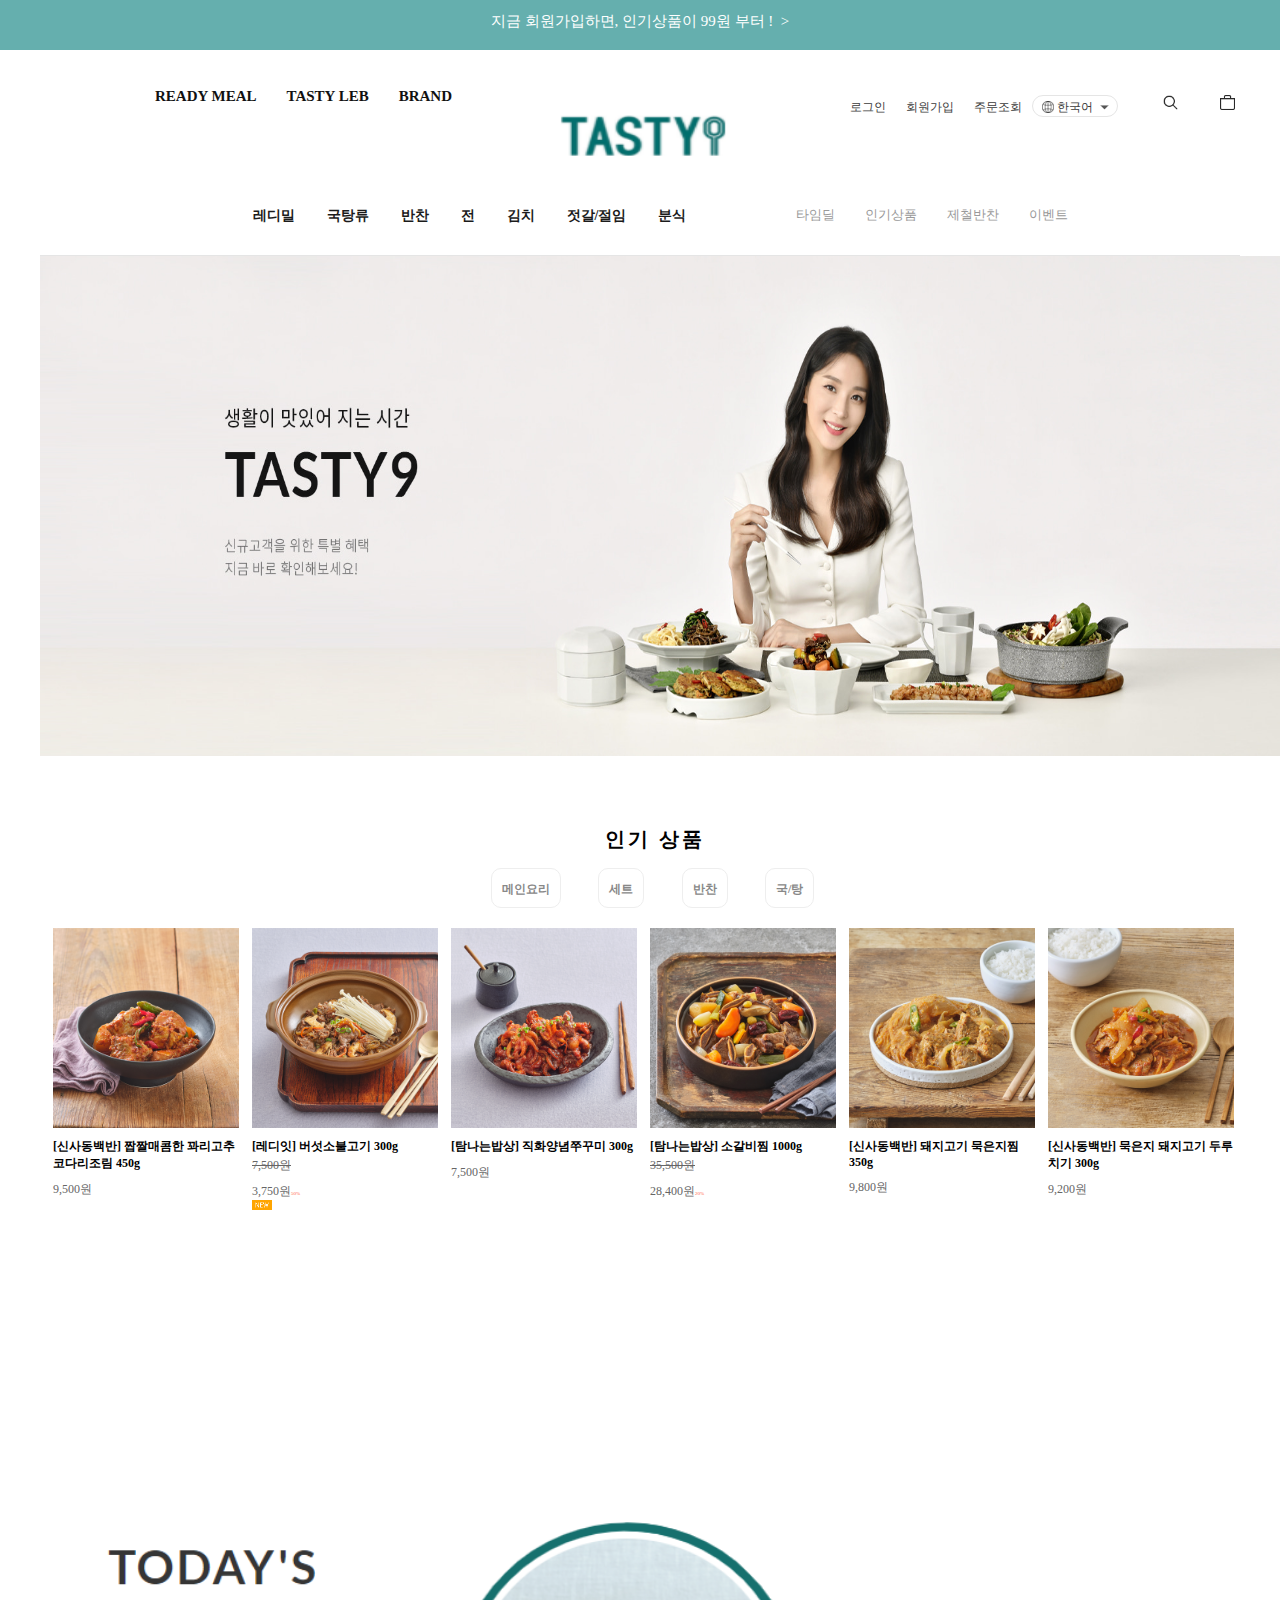
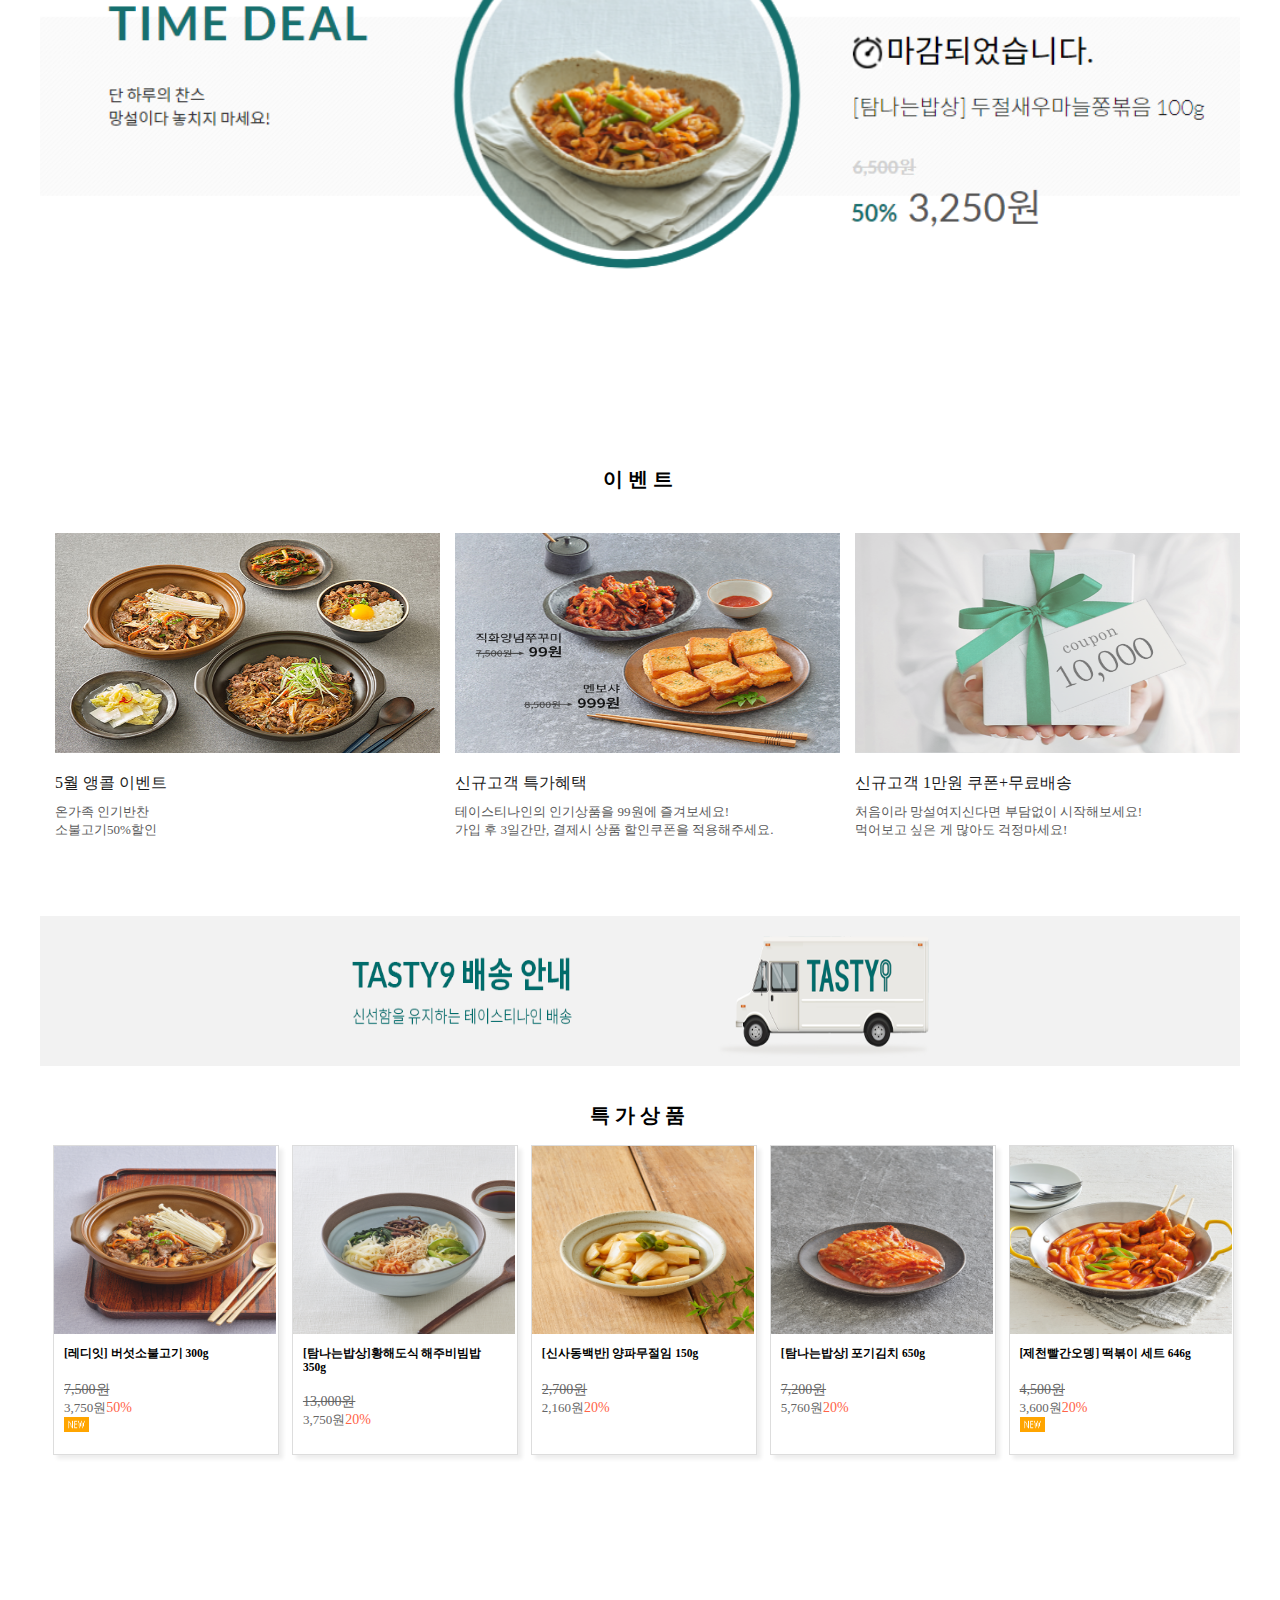
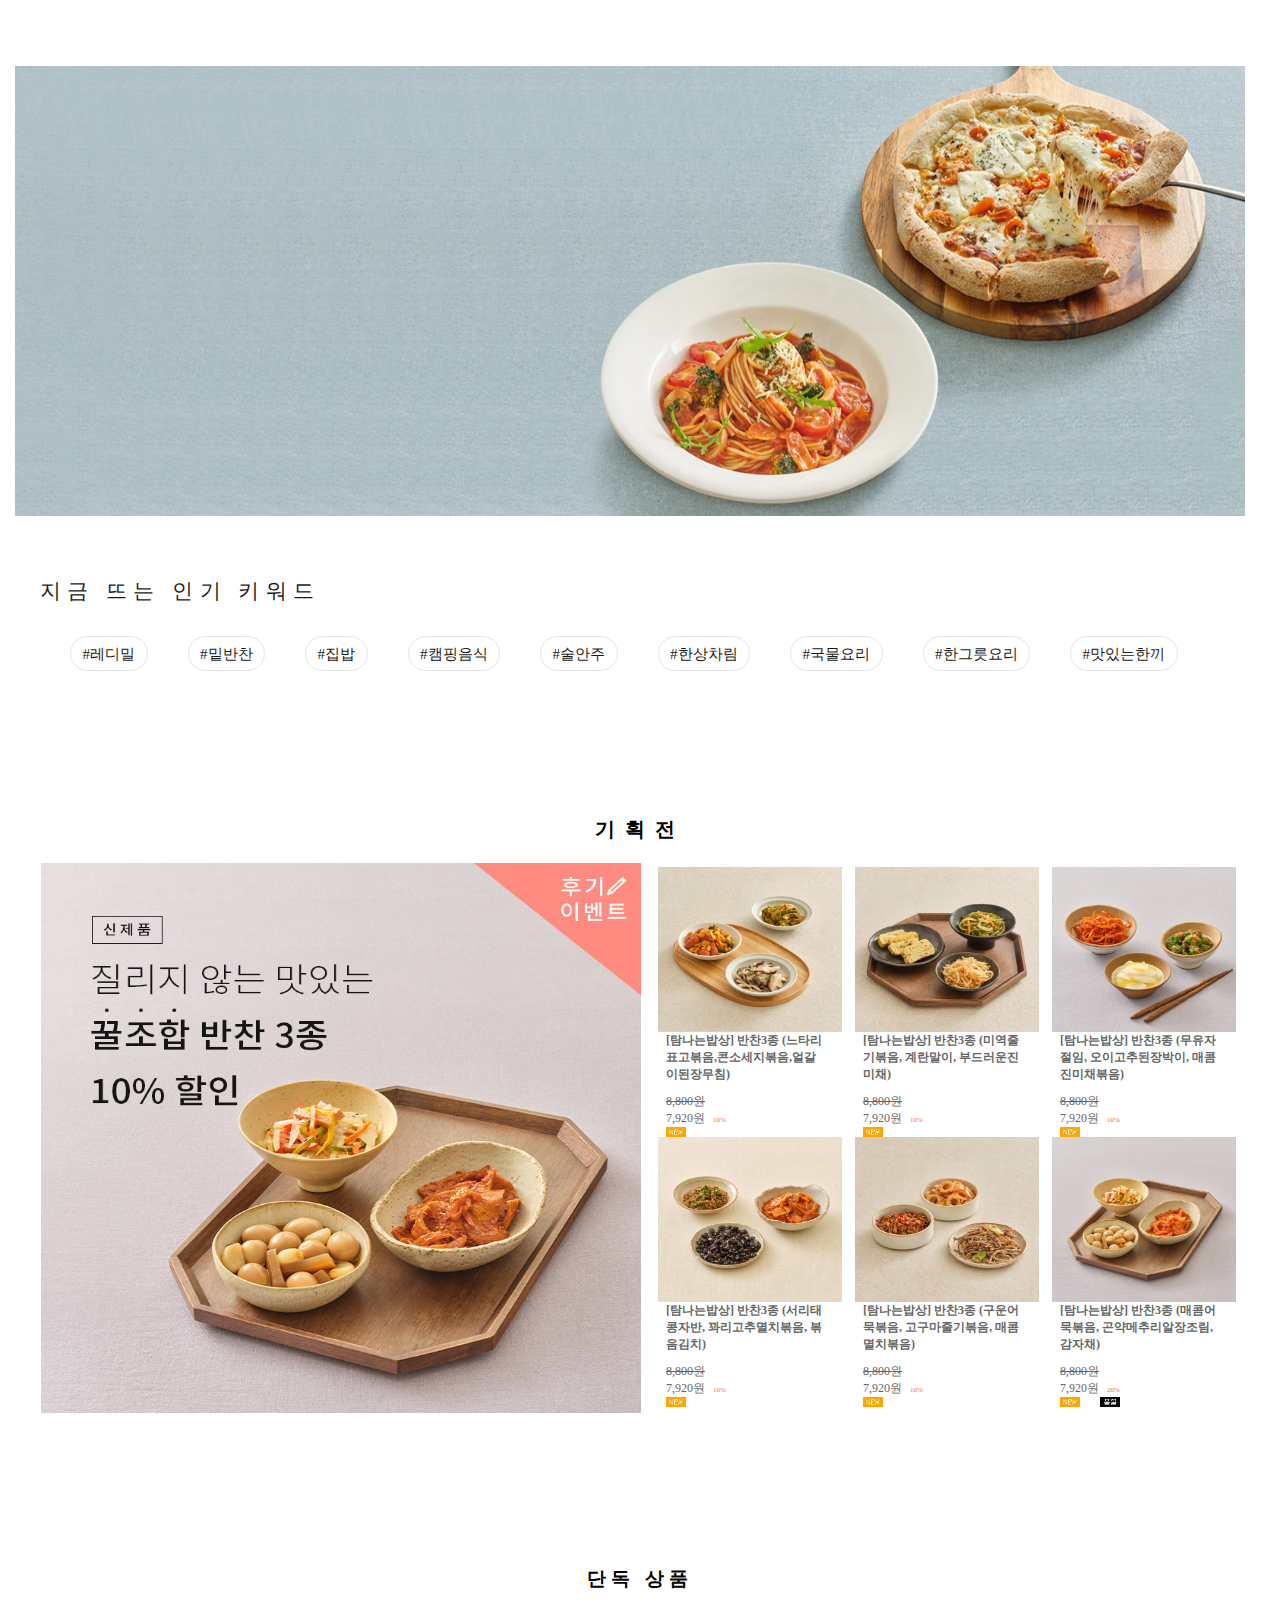
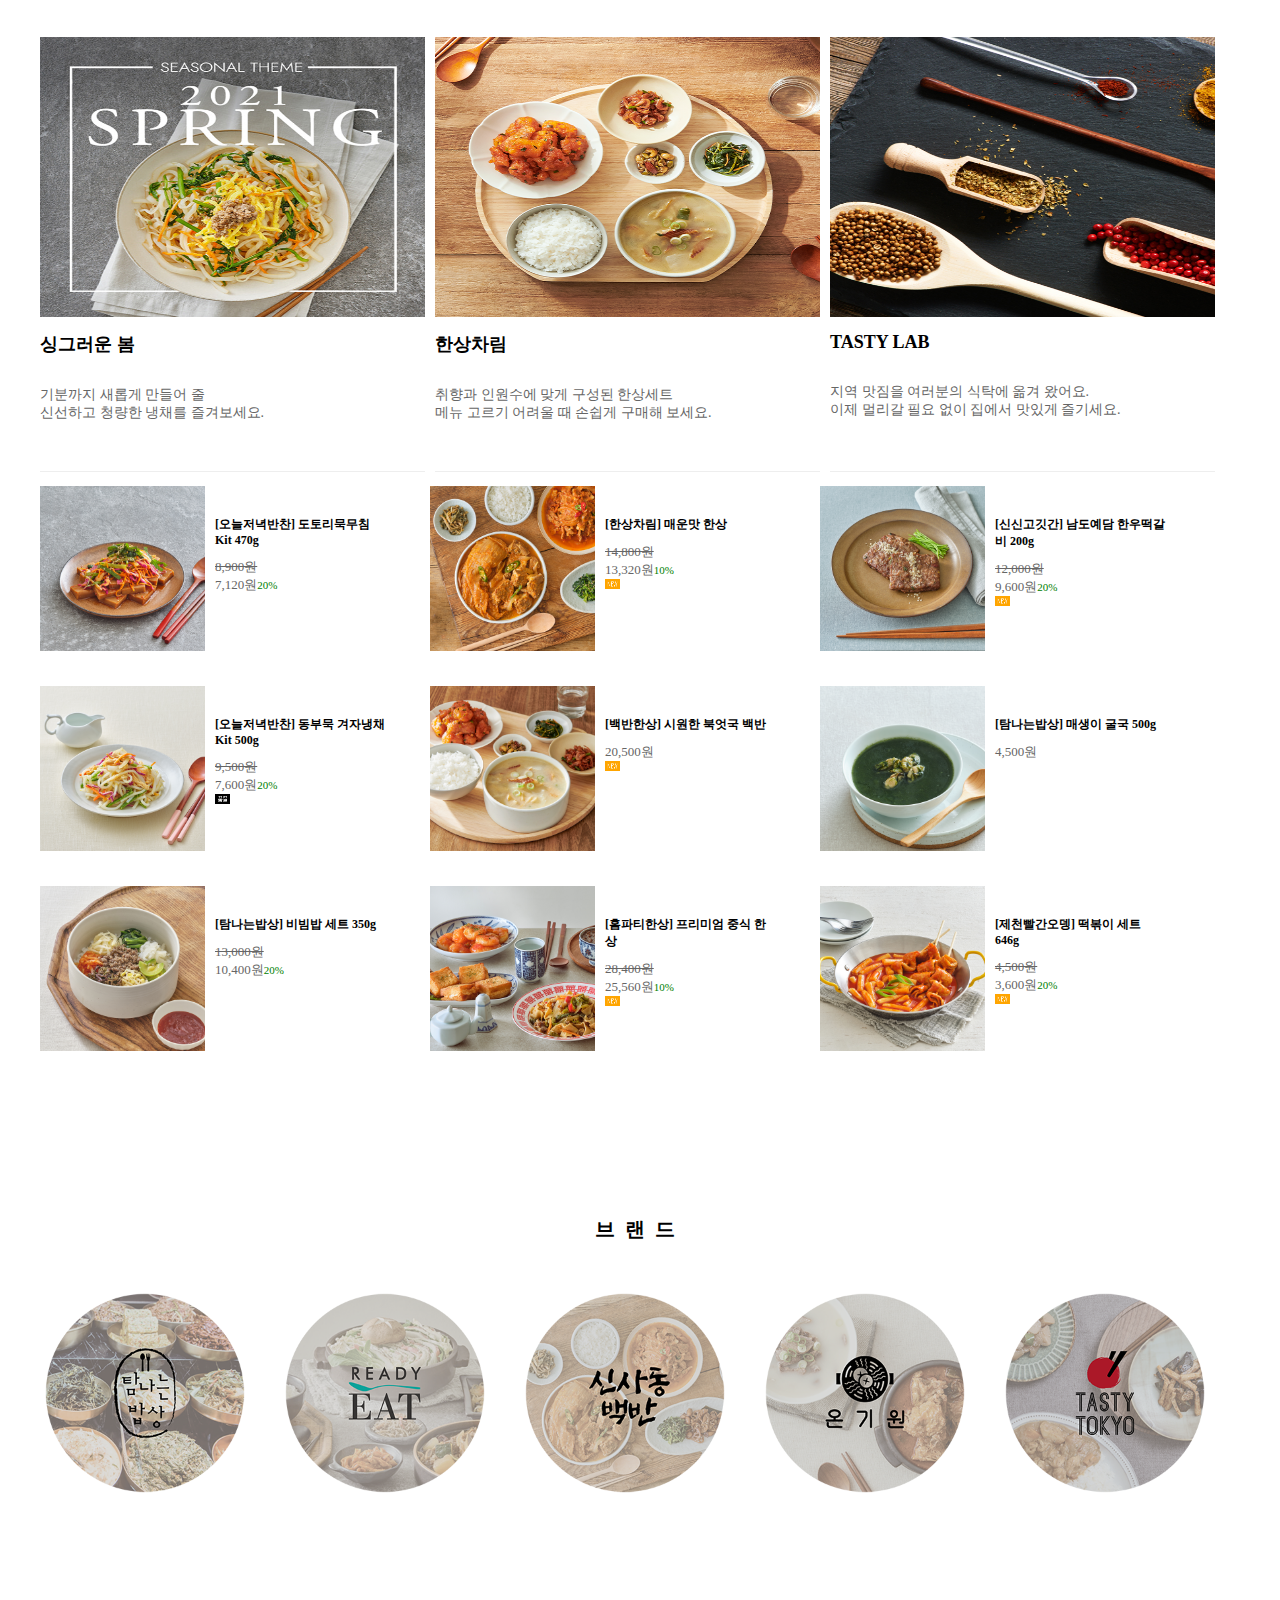
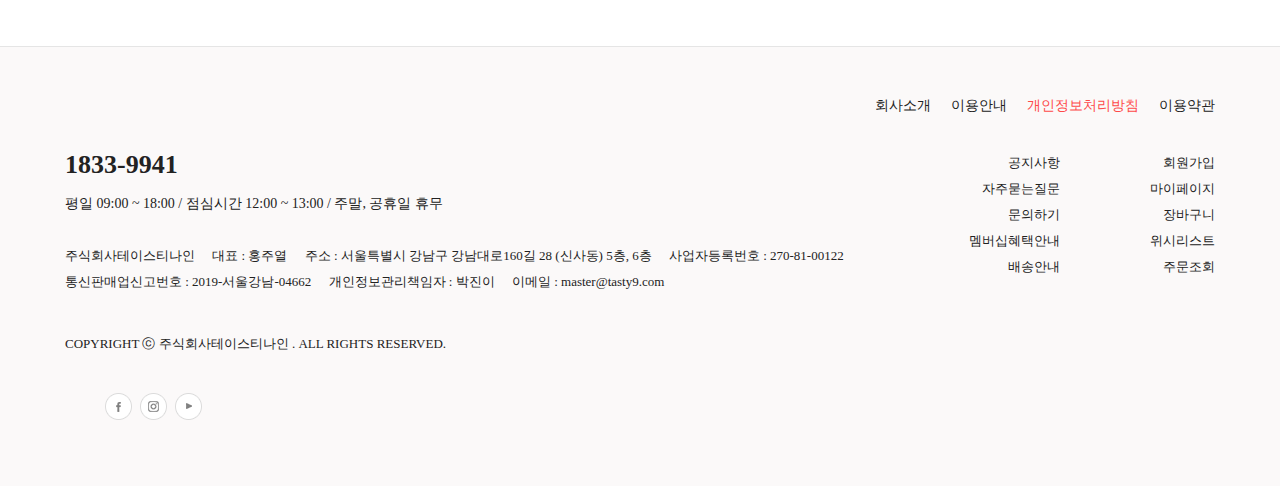
<file: 1rd_tasty9/main2.html>
<!DOCTYPE html>
<html>
<head>
    <meta charset="utf-8">
    <title>데이스티나인 공식 쇼핑몰</title>
    <link href="css/main.css" rel="stylesheet">
    <link herf="css/common.css" rel="stylesheet">
    <script src="js/slider.js"></script>
    <script src="json/best1.json"></script>
    <script src="json/event1.json"></script>
    <script src="json/menu.json"></script>
    <script src="https://ajax.aspnetcdn.com/ajax/jQuery/jquery-3.4.0.min.js"></script>
</head>
<body>
  <header>
  	 <div id="new">
  	 	<div class="top_event">
  	 		<a href="#">
  	 		  <div class="xans-element- xans-layout xans-layout-statelogoff top_event_btn">
  	 		  	지금 <span>회원가입</span>하면, 인기상품이 <span>99원</span> 부터 ! &nbsp;>
  	 		  </div>
  	 		 </a>
  	 		</div>
  	 	</div>

  	 	 <div class="login_txt">
  	 	   <a href="#"></a>
  	 	</div>
  	  </div>

  	 <div id="header">
  	 	<div class="h_sec01">
  	 		<div class="add_menu01">
  	 			<ul>
  	 				<li><a href="sub.html">READY MEAL</a></li>
  	 				<li><a href="sub.html">TASTY LEB</a></li>
  	 				<li><a href="sub.html">BRAND</a></li>
  	 		    </ul>
  	 		  </div>

  	  <div class="top_logo">
  	  	<a href="sub.html"><img src="img/main/logo.PNG" alt="로고"></a>
  	  </div>

  	  <div class="right_menu">
  	  	 <ul class="login">
  	  	 	<li class="xans-element- xans-layout xans-layout-statelogoff">
  	  	 		<a href="#">로그인</a></li>
  	  	 	 <li class="xans-element- xans-layout xans-layout-statelogoff">
  	  	 	 	<a href="#">회원가입</a></li>
  	  	 	 	<li><a href="#">주문조회</a></li>
  	  	  </ul>

  	   <div class="global_menu">
  	   	 <span class="ico01">
  	   	 	<img src="img/main/icon11.png" alt="아이콘">
  	   	 </span> 한국어
  	   	  <span class="ico02">
  	   	  	<img src="img/main/icon22.png" alt="아이콘">
  	   	   </span>
  	   	  </div>

  	   	  <ul class="cart_menu">
  	   	  	<li class="top_search">
  	   	  		<a href="#"><img src="img/main/icon1.PNG" alt="아이콘"></a>
  	   	  	</li>

  	   	 <li class="btn_cart">
  	   	 	<a href="#">
  	   	 	  <span class="xans-element- xans-layout xans-layout-orderbasketcount"></span>
  	   	 	 <img src="img/main/icon2.PNG" alt="아이콘"></a>
  	   	 	</li>
  	   	 </ul>
  	   	</div>
  	   </div>

  	   <div class="h_sec02 cboth" id="comment_top">
  	   	 <div class="inner">
  	   	 	<div class="T_left_area">
  	   	 		<div class="btn_all allcategory_open">
  	   	 		  <a href="#" class="all_ct"></a>
  	   	 		 </div>
  	   	 	  </div>

  	   	<div class="top_cate">
  	     <div class="gnb_menu_box">
  	     	<ul class="top_menu">
  	        <div id="mcategory">
  	     	  <div id="slidecatelist">
  	     	  	 <ul class="xans-element- xans-layout xans-layout-category categorylist">
  	     	  	   <li class="nochild">
  	     	  	   	 <a href="sub.html">레디밀</a></li>
  	     	  	   <li class="xans-record-">
  	     	  	   	 <a href="sub.html">국탕류</a></li>
  	     	  	   <li class="nnm">
  	     	  	   	 <a href="sub.html">반찬</a></li> 
  	     	  	   <li class="nochild">
  	     	  	     <a href="sub.html">전</a></li>
  	     	  	   <li class="nochild">
  	     	  	     <a href="sub.html">김치</a></li>
  	     	  	   <li class="xans-record-">
  	     	  	 	 <a href="sub.html">젓갈/절임</a></li>
  	     	  	   <li class="xans-record-">
  	     	  	 	 <a href="sub.html">분식</a></li>
  	     	  	</ul>
  	     	  </div>
  	     	 </div>
            </ul>
          </div>

               <div class="top_add">
               	 <ul>
               	   <li class="top_cate_space">
               	   	<a href="sub.html">타임딜</a></li>
               	   	<li class="top_cate_space">
               	   	 <a href="sub.html">인기상품</a></li>
               	   	 <li><a href="sub.html">제철반찬</a></li>
               	   	 <li><a href="sub.html">이벤트</a></li>
               	   </ul>
               	  </div>
               	 </div>
               	</div>
               </div>
              </div>
	 	
  </header>

  <section>

  <div id="slidewrap">

  <ul class="slide">

       <li><img src="img/main/main01.jpg" alt="slide image"></li>
       <li><img src="img/main/main03.jpg" alt="slide image"></li>
       <li><img src="img/main/main15.jpg" alt="slide image"></li>
   </ul>
  </div>
  
  	  <div id="md">
  	  	<h1> 인기 상품 </h1>
  	  	  <ul>
  	  	  	<li><a href="#">메인요리</a></li>
  	  	  	<li><a href="#">세트</a></li>
  	  	  	<li><a href="#">반찬</a></li>
  	  	  	<li><a href="#">국/탕</a></li>
  	  	  </ul>


  	    <div id="dd">
  	      <div class="mbox">
  	      	<a href="#"><img src="img/main/1.png" alt="음식"></a>
  	      	 <h2>[신사동백반] 짭짤매콤한 꽈리고추 코다리조림 450g</h2>
  	      	 <p>9,500원</p>
  	        </div>

  	      <div class="mbox">
  	      	<a href="#"><img src="img/main/2.png" alt="음식"></a>
  	      	<h2>[레디잇] 버섯소불고기 300g</h2>
  	      	 <div class="no">
  	      	  	<p>7,500원</p>
  	      	 </div>
  	      	  
  	      	   	<p>3,750원<span>50%</span></p>
  	      	  <img src="img/main/new1.gif" alt="new"></p>
  	        </div>
  	      

  	       <div class="mbox">
  	      	<a href="#"><img src="img/main/3.png" alt="음식"></a>
  	      	<h2>[탐나는밥상] 직화양념쭈꾸미 300g</h2>
  	      	<p>7,500원</p>
  	      </div>

  	      <div class="mbox">
  	      	<a href="#"><img src="img/main/4.png" alt="음식"></a>
  	      	<h2>[탐나는밥상] 소갈비찜 1000g</h2>
  	      	 <div class="vb">
  	      	<p>35,500원</p>
  	      	 </div>
  	      	<p>28,400원<span>20%</span></p>
  	      </div>

  	      <div class="mbox">
  	      	<a href="#"><img src="img/main/5.png" alt="음식"></a>
  	      	<h2>[신사동백반] 돼지고기 묵은지찜 350g</h2>
  	      	<p>9,800원</p>
  	      </div>

  	      <div class="mbox">
  	      	<a href="#"><img src="img/main/6.png" alt="음식"></a>
  	      	<h2>[신사동백반] 묵은지 돼지고기 두루치기 300g</h2>
  	      	<p>9,200원</p>
  	      </div>
  	    </div>
  	 </div>

    
  	   <div id="rr">
  	   	<img src="img/main/타임세일.PNG"></div>
	 


        <div id="mf">
          <h2>이벤트</h2>

          <div id="mm">
           <div class="mbox">
           	<a href="#"><img src="img/main/이벤트1.jpg" alt="음식"></a>
           	<h3>5월 앵콜 이벤트</h3>
  	      	<p>온가족 인기반찬<br>소불고기50%할인</p>
  	      </div>
           
           <div class="mbox">
           	<a href="#"><img src="img/main/이벤트2.jpg" alt="음식"></a>
           	<h3>신규고객 특가혜택</h3>
           	<p>테이스티나인의 인기상품을 99원에 즐겨보세요!<br>
               가입 후 3일간만, 결제시 상품 할인쿠폰을 적용해주세요.</p>
            </div>

           <div class="mbox">
           	<a href="#"><img src="img/main/이벤트3.png" alt="음식"></a>
           	<h3>신규고객 1만원 쿠폰+무료배송</h3>
           	<p>처음이라 망설여지신다면 부담없이 시작해보세요!<br>
               먹어보고 싶은 게 많아도 걱정마세요!</p>
           </div>
         </div>

         </div>

    <div id="nn">
    	<img src="img/main/슬라이더9.png" alt="슬라이드">
    </div>

      <div id="nb">
      	<h3>특가상품</h3>

      	<div id="na">

      	 <div class="box">
      	  <a href="#"><img src="img/main/2.png" alt="음식"></a>
      	  <a href="#"><h3 class="m_m">[레디잇] 버섯소불고기 300g</h3>
      	   <div class="vv">
      	   	<p>7,500원</p></div>
      	   	<p>3,750원<span>50%</span></p>
      	   	<div class="bb">
      	   	<img src="img/main/new1.gif" alt="new"></div></a>
      	   </div>

      	 
      	 <div class="box">
      	  <a href="#"><img src="img/main/특가2.png" alt="음식"></a>
      	  <a href="#"><h3 class="m_m">[탐나는밥상]황해도식 해주비빔밥 350g</h3>
      	  <div class="vv">
      	   	<p>13,000원</p></div>
      	   	<p>3,750원<span>20%</span></p>
      	   </a>
      	 </div>

      	 <div class="box">
      	 	<a href="#"><img src="img/main/특가3.png" alt="음식"></a>
      	  <a href="#"><h3 class="m_m">[신사동백반] 양파무절임 150g</h3>
      	  <div class="vv">
      	   	<p>2,700원</p></div>
      	   	<p>2,160원<span>20%</span></p>
      	   </a>
      	 </div>

      	 <div class="box">
      	 	<a href="#"><img src="img/main/특가4.png" alt="음식"></a>
      	  <a href="#"><h3 class="m_m">[탐나는밥상] 포기김치 650g</h3>
      	  <div class="vv">
      	   	<p>7,200원</p></div>
      	   	<p>5,760원<span>20%</span></p>
      	   </a>
      	 </div>

      	 <div class="box">
      	 	<a href="#"><img src="img/main/특가5.png" alt="음식"></a>
      	  <a href="#"><h3 class="m_m">[제천빨간오뎅] 떡볶이 세트 646g</h3>
      	  <div class="vv">
      	   	<p>4,500원</p></div>
      	   	<p>3,600원<span>20%</span></p>
      	   	<div class="bb">
      	   	<img src="img/main/new1.gif" alt="new"></div></a>
      	 </div>
      </div>
     </div>
    </div>
   </div> 

 
    
   
     <div id="nc">
     	<a href="#">
     	<img src="img/main/슬라이더.jpg" alt="슬라이더"></a>
      </div>


    

     <div id="ff">
     	<p>지금 뜨는 인기 키워드</p>

        <div class="wwe">
          <ul>
          	<li><a href="#">#레디밀</a></li>
          	<li><a href="#">#밑반찬</a></li>
          	<li><a href="#">#집밥</a></li>
          	<li><a href="#">#캠핑음식</a></li>
          	<li><a href="#">#술안주</a></li>
          	<li><a href="#">#한상차림</a></li>
          	<li><a href="#">#국물요리</a></li>
          	<li><a href="#">#한그릇요리</a></li>
          	<li><a href="#">#맛있는한끼</a></li>
           </ul>
          </div>
        </div> 






     

      <div id="nd">
      	<h3>기획전</h3>

         <div id="mc">
         	<img src="img/main/ff.jpg" alt="사진">
         </div>

      <div id="me">
        <div class="box">
          <a href="#"><img src="img/main/기획1.jpg" alt="음식"></a>
      	  <h4>[탐나는밥상] 반찬3종 (느타리표고볶음,콘소세지볶음,얼갈이된장무침)</h4>
      	  <div class="tte">
      	   	<p>8,800원</p></div>
      	   	<p>7,920원<span>10%</span></p>
      	   	<div class="tty">
      	   	<img src="img/main/new1.gif" alt="new"></div>
      	 </div>


       <div class="box">
          <a href="#"><img src="img/main/기획2.jpg" alt="음식"></a>
      	  <h4>[탐나는밥상] 반찬3종 (미역줄기볶음, 계란말이, 부드러운진미채)</h4>
      	  <div class="tte">
      	   	<p>8,800원</p></div>
      	   	<p>7,920원<span>10%</span></p>
      	   	<div class="tty">
      	   	<img src="img/main/new1.gif" alt="new"></div>
      	 </div>

          	
       <div class="box">
          <a href="#"><img src="img/main/기획3.jpg" alt="음식"></a>
      	   <h4>[탐나는밥상] 반찬3종 (무유자절임, 오이고추된장박이, 매콤진미채볶음)</h4>
      	   <div class="tte">
      	   	<p>8,800원</p></div>
      	   	<p>7,920원<span>10%</span></p>
      	   	<div class="tty">
      	   	<img src="img/main/new1.gif" alt="new"></div>
          	</div>
         
              
        <div class="box">
          <a href="#"><img src="img/main/기획4.jpg" alt="음식"></a>
      	   <h4>[탐나는밥상] 반찬3종 (서리태콩자반, 꽈리고추멸치볶음, 볶음김치)</h4>
      	   <div class="tte">
      	   	<p>8,800원</p></div>
      	   	<p>7,920원<span>10%</span></p>
      	   	<div class="tty">
      	   	<img src="img/main/new1.gif" alt="new"></div>
          	</div>

       <div class="box">
          <a href="#"><img src="img/main/기획5.png" alt="음식"></a>
      	   <h4>[탐나는밥상] 반찬3종 (구운어묵볶음, 고구마줄기볶음, 매콤멸치볶음)</h4>
      	   <div class="tte">
      	   	<p>8,800원</p></div>
      	   	<p>7,920원<span>10%</span></p>
      	   	<div class="tty">
      	   	<img src="img/main/new1.gif" alt="new"></div>
          	</div>

        <div class="box">
         <a href="#"><img src="img/main/기획6.png" alt="음식"></a>
      	   <h4>[탐나는밥상] 반찬3종 (매콤어묵볶음, 곤약메추리알장조림, 감자채)</h4>
      	   <div class="tte">
      	   	<p>8,800원</p></div>
      	   	<p>7,920원<span>20%</span></p>
      	   	<div class="tty">
      	   	<img src="img/main/new1.gif" alt="new">
      	   	<img src="img/main/품절.gif" alt="품절">
      	   </div>
          	</div>
          </div>
        </div>

        <div id="aa">
         <h4>단독 상품</h4>

         <div id="ab">
         	<div class="box">
         	 <a href="#"><img src="img/main/단독1.jpg" alt="음식"></a>
           	<h5>싱그러운 봄</h5>
           	<p>기분까지 새롭게 만들어 줄<br>신선하고 청량한 냉채를 즐겨보세요.</p>
         	</div>

         	<div class="box">
         		<a href="#"><img src="img/main/단독2.png" alt="음식"></a>
           	<h5>한상차림</h5>
           	<p>취향과 인원수에 맞게 구성된 한상세트<br>
           	    메뉴 고르기 어려울 때 손쉽게 구매해 보세요.</p>
         	</div>

         	<div class="box">
         		<a href="#"><img src="img/main/단독3.png" alt="음식"></a>
           	<h5>TASTY LAB</h5>
           	<p>지역 맛짐을 여러분의 식탁에 옮겨 왔어요.<br>
               이제 멀리갈 필요 없이 집에서 맛있게 즐기세요.</p>
         	</div>
           </div>
       </div>

        <div id="an">
          <div class="box">
          	<a href="#"><img src="img/main/음식2.png" alt="음식"></a>
          	<h6>[오늘저녁반찬] 도토리묵무침Kit 470g</h6>
      	   <div class="yyy">
      	   	<p>8,900원</p></div>
      	   	<p>7,120원<span>20%</span></p>
      	   </div>

          <div class="box">
         <a href="#"><img src="img/main/단음2.png" alt="음식"></a>
         <h6>[한상차림] 매운맛 한상</h6>
      	   <div class="yyy">
      	   	<p>14,800원</p></div>
      	   	<p>13,320원<span>10%</span></p>
      	   	<div id="yyu">
      	   	<img src="img/main/new1.gif" alt="new"></div>
         </div>

          <div class="box">
          <a href="#"><img src="img/main/단음3.png" alt="음식"></a>
          <h6>[신신고깃간] 남도예담 한우떡갈비 200g</h6>
      	   <div class="yyy">
      	   	<p>12,000원</p></div>
      	   	<p>9,600원<span>20%</span></p>
      	   	<div id="yyu">
      	   	<img src="img/main/new1.gif" alt="new"></div>
          </div>

          <div class="box">
          <a href="#"><img src="img/main/단음4.png" alt="음식"></a>
             <h6>[오늘저녁반찬] 동부묵 겨자냉채Kit 500g</h6>
      	   <div class="yyy">
      	   	<p>9,500원</p></div>
      	   	<p>7,600원<span>20%</span></p>
      	   	<div id="yyu">
      	   	<img src="img/main/품절.gif" alt="new"></div>
          </div>


         
          <div class="box">
          <a href="#"><img src="img/main/단음5.png" alt="음식"></a>
          	 <h6>[백반한상] 시원한 북엇국 백반</h6>
      	   	<p>20,500원</p>
      	   	<div id="yyu">
      	   	<img src="img/main/new1.gif" alt="new"></div>
      	   </div>


          <div class="box">
          <a href="#"><img src="img/main/단음6.png" alt="음식"></a>
          <h6>[탐나는밥상] 매생이 굴국 500g</h6>
      	  	<p>4,500원</p>    
          </div>

          <div class="box">
          <a href="#"><img src="img/main/단음7.png" alt="음식"></a>
          <h6>[탐나는밥상] 비빔밥 세트 350g</h6>
      	   <div class="yyy">
      	   	<p>13,000원</p></div>
      	   	<p>10,400원<span>20%</span></p>	
          </div>


          <div class="box">
          <a href="#"><img src="img/main/단음8.png" alt="음식"></a>
          <h6>[홈파티한상] 프리미엄 중식 한상</h6>
      	   <div class="yyy">
      	   	<p>28,400원</p></div>
      	   	<p>25,560원<span>10%</span></p>
      	   	<div id="yyu">
      	   	<img src="img/main/new1.gif" alt="new"></div>
          </div>

          <div class="box">
          <a href="#"><img src="img/main/특가5.png" alt="음식"></a>
          <h6>[제천빨간오뎅] 떡볶이 세트 646g</h6>
      	   <div class="yyy">
      	   	<p>4,500원</p></div>
      	   	<p>3,600원<span>20%</span></p>
      	   	<div id="yyu">
      	   	<img src="img/main/new1.gif" alt="new"></div>	
          </div>
         </div>


        <div id="az">
         <h5> 브랜드</h5>

           <div class="ml">
           <img src="img/main/brand01.png" alt="브랜드">
           <img src="img/main/brand02.png" alt="브랜드">
           <img src="img/main/brand03.png" alt="브랜드">
           <img src="img/main/brand04.png" alt="브랜드">
           <img src="img/main/brand05.png" alt="브랜드">
          </div>
        </div>

  </section>

  <footer>

  <div id="mfooter" class="cboth">
    <div class="footer cboth">
     <div class="inner_sec">
      <div class="ft_sec01 cboth">
      	<div class="ft_sec01_txt fleft">
      	 <div class="ft_sec01_menu ft_menu fright">
      	 	<ul>
      	 	  <li><a href="#">회사소개</a></li>
      	 	  <li><a href="#">이용안내</a></li>
      	 	  <li><a href="#" class="privacy">개인정보처리방침</a></li>
      	 	  <li><a href="#">이용약관</a></li>
      	 	</ul>
      	  </div>
      	 </div>
      	 <div class="cboth"></div>
      	  <div class="ft_sec02 cboth">
      	  	<div class="footer_left fleft">
      	  	 <div class="ft_numb">

	1833-9941
    <p>평일 09:00 ~ 18:00 / 점심시간 12:00 ~ 13:00 / 주말, 공휴일 휴무</p>
</div>
    <div class="xans-element- xans-layout xans-layout-footer ft_info ">


	주식회사테이스티나인 

    <span></span>

대표 : 홍주열 
  
<span></span>

주소 : 서울특별시 강남구 강남대로160길 28 (신사동) 5층, 6층
<span></span>

사업자등록번호 : 270-81-00122
<br>


	통신판매업신고번호 : 2019-서울강남-04662
<span></span>

개인정보관리책임자 : 박진이
<span></span>

이메일 : master@tasty9.com

</div>
      <div class="xans-element- xans-layout xans-layout-footer ft_copy ">COPYRIGHT ⓒ 주식회사테이스티나인 . ALL RIGHTS RESERVED.
      </div>

    <div class="ft_sns">
       <ul>
       	 <li><a href="#">
       	 	<img src="img/main/bt_sns01.png" alt="아이콘"></a></li>
       	 <li><a href="#">	
             <img src="img/main/bt_sns02.png" alt="아이콘"></a></li>
         <li><a href="#">    
             <img src="img/main/bt_sns03.png" alt="아이콘"></a></li>
         </ul>
        </div>
       </div>
        <div class="footer_right fright">
          <div class="ft_comm_area fright cboth">
          	<ul class="ft_comm fleft first">
          	  <li><a href="#">공지사항</a></li>
              <li><a href="#">자주묻는질문</a></li>
              <li><a href="#">문의하기</a></li>
              <li><a href="#">멤버십혜택안내</a></li>
              <li><a href="#">배송안내</a></li>
            </ul>

          <ul class="ft_comm fleft">
          	<li><a href="#">회원가입</a></li>
            <li><a href="#">마이페이지</a></li>
            <li><a href="#">장바구니</a></li>
            <li><a href="#">위시리스트</a></li>
            <li><a href="#">주문조회</a></li>
          </ul>
         </div>
        </div>
      </div>
    </div>
   </div>





</footer>

</body>
</html>
</file>
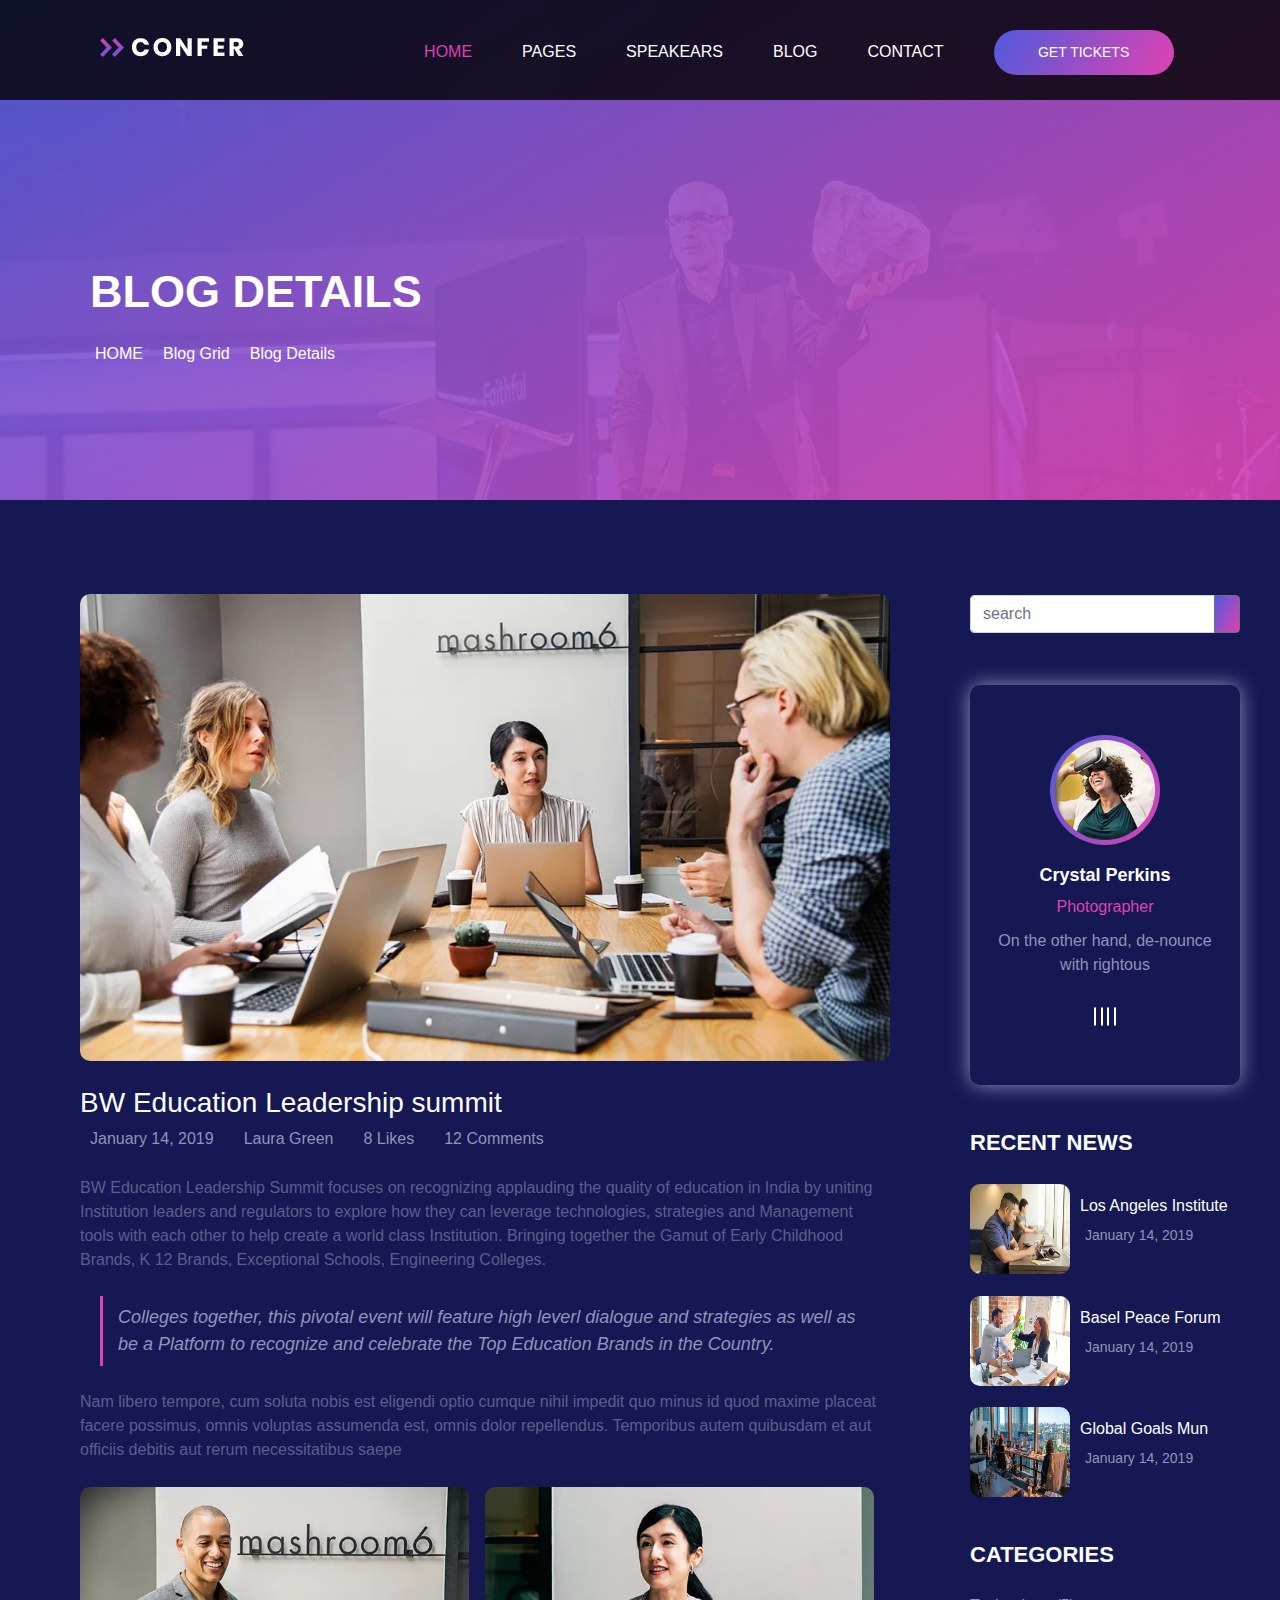
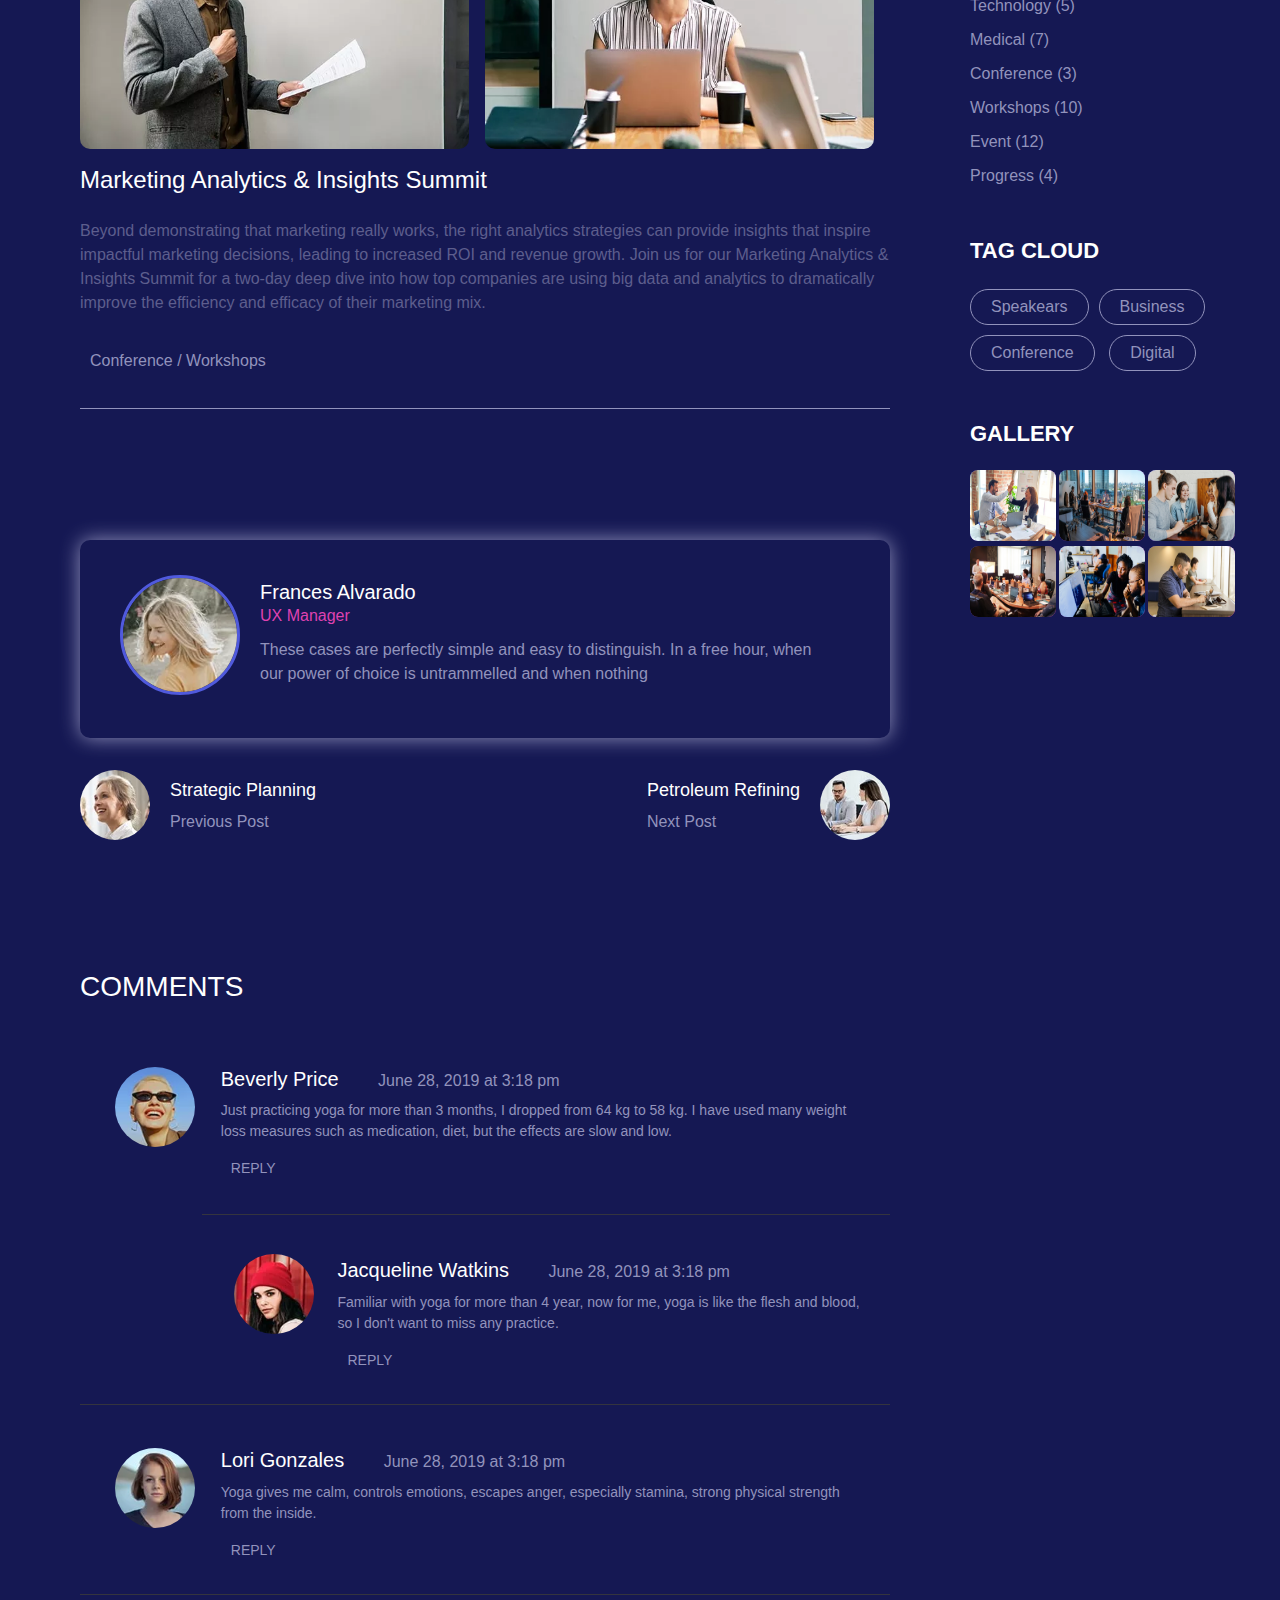
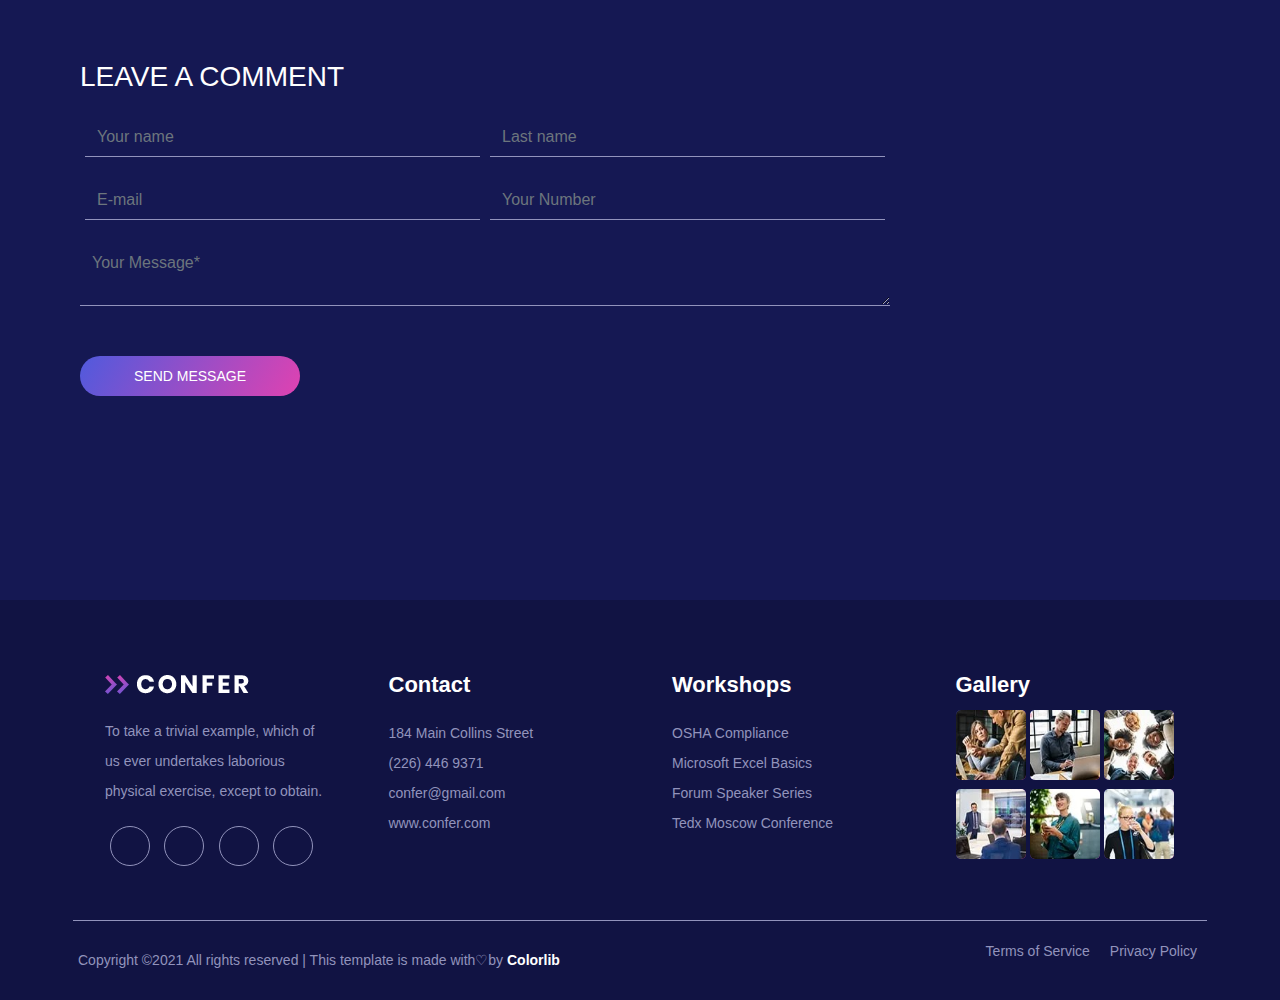
<file: 3rd_confer/sub.html>
<!DOCTYPE html>
<html>
<head>
	<meta charset="utf-8">
	<title>CONFER</title>
	<meta charset="viewport" content="width=device-width, initial-scale:1.0">
	<link href="css/reset.css" rel="stylesheet">
	<link href="css/common.css" rel="stylesheet">
	<link href="css/sub_max599.css" rel="stylesheet">
	<link href="css/sub_min600.css" rel="stylesheet">
	<link href="css/sub_min1260.css" rel="stylesheet">

	<link rel="stylesheet" href="https://pro.fontawesome.com/releases/v5.10.0/css/all.css" integrity="sha384-AYmEC3Yw5cVb3ZcuHtOA93w35dYTsvhLPVnYs9eStHfGJvOvKxVfELGroGkvsg+p" crossorigin="anonymous"/>
	<link rel="stylesheet" href="https://maxcdn.bootstrapcdn.com/bootstrap/4.5.2/css/bootstrap.min.css">
    <script src="https://ajax.googleapis.com/ajax/libs/jquery/3.5.1/jquery.min.js"></script>
	<script src="https://cdnjs.cloudflare.com/ajax/libs/popper.js/1.16.0/umd/popper.min.js"></script>
	<script src="https://maxcdn.bootstrapcdn.com/bootstrap/4.5.2/js/bootstrap.min.js"></script>

	<link rel="preconnect" href="https://fonts.gstatic.com">
	<link herf="https://fonts.googleapis.com/css2?family=Open+Sans&family=Poppins&family=Roboto&display=swap" rel="stylesheet">

	<script src="https://ajax.aspnetcdn.com/ajax/jQuery/jquery-3.6.0.min.js"></script>
    <script>
    	function openNav() {
			document.getElementById("myNav").style.width = "42%";
		}
		function closeNav() {
			document.getElementById("myNav").style.width = "0%";
		}
    </script>
</head>
<body>
  <div id="wrap">
   <header>
   	 <div id="sub_top">
   	  <div id="topmenu">
   	  	<div id="logo"><a href="#" target="_self"><img src="img/logo.webp" alt="로고"></a></div>
   	  	<span class="toggle_btn" title="menu" onclick="openNav()"><i class="fa fa-bars"></i></span>
   	  	<nav class="b">
   	  <ul>
   	   <li><a href="main2.html" target="_self">HOME</a></li>
   	   <li><a href="main2.html" target="_self">PAGES</a></li>
   	   <li><a href="main2.html" target="_self">SPEAKEARS</a></li>
   	   <li><a href="main2.html" target="_self">BLOG</a></li>
   	   <li><a href="main2.html" target="_self">CONTACT</a></li>
   	   <li><a href="main2.html" target="_self"><button class="btn"><div class="bg"></div><div class="info"><p>GET TICKETS<i class="fas fa-long-arrow-alt-right"></i></p></div></button></a></li>
   	  </ul>
   	 </nav>
   	</div>
   </div>

   <div id="myNav" class="overlay">
   	<a href="javascript:void(0)" class="closebtn" onclick="closeNav()">×</a>
   	<div class="overlay-content">
   	 <a href="main2.html" target="_self">HOME</a>
   	 <a href="main2.html" target="_self">PAGES</a>
   	 <a href="main2.html" target="_self">SPEAKEARS</a>
   	 <a href="main2.html" target="_self">BLOG</a>
   	 <a href="main2.html" target="_self">CONTACT</a>
   	 <a href="main2.html" target="_self"><button class="btn"><div class="bg"></div> <div class="info"><p>GET TICKETS <i class="fas fa-long-arrow-alt-right"></i></p></div></button></a>
	</div>
   </div>
   	  

   	  <div id="sub_slider">
   	   <div class="hbox">
   	   	<h1>BLOG DETAILS</h1>
   	   	<ul>
   	   	   <li><a href="#">HOME</a></li>
   	   	   <li><i class="fas fa-chevron-right"></i></li>
   	   	   <li><a href="#">Blog Grid</a></li>
   	   	   <li><i class="fas fa-chevron-right"></i></li>
   	   	   <li>Blog Details</li>
   	   	</ul>
   	   </div>
   	  </div>
   </header>

  <section>
   <div class="sub_content">
   	<div class="sub_left">
   	 <div class="post">
   	  <div class="photo"><img src="img/sub_post1.webp" alt="포스트1"></div>
   	  <div class="text">
   	  	<h3>BW Education Leadership summit</h3>
   	    <ul>
   	     <li><a href="#"><i class="far fa-clock"></i>January 14, 2019</a></li>
   	     <li><a href="#"><i class="fas fa-user"></i>Laura Green</a></li>
   	     <li><a href="#"><i class="far fa-heart"></i>8 Likes</a></li>
   	     <li><a href="#"><i class="far fa-comment-alt"></i>12 Comments</a></li>
   	    </ul>
       <p>BW Education Leadership Summit focuses on recognizing applauding the quality of education in India by uniting Institution leaders and regulators to explore how they can leverage technologies, strategies and Management tools with each other to help create a world class Institution. Bringing together the Gamut of Early Childhood Brands, K 12 Brands, Exceptional Schools, Engineering Colleges.</p>
       <blockquote>Colleges together, this pivotal event will feature high leverl dialogue and strategies as well as be a Platform to recognize and celebrate the Top Education Brands in the Country.</blockquote>
       <p>Nam libero tempore, cum soluta nobis est eligendi optio cumque nihil impedit quo minus id quod maxime placeat facere possimus, omnis voluptas assumenda est, omnis dolor repellendus. Temporibus autem quibusdam et aut officiis debitis aut rerum necessitatibus saepe</p>
     </div>

     <div class="photo2"><img src="img/sub_post2.webp" alt="포스트2"></div>
     <div class="photo2"><img src="img/sub_post3.webp" alt="포스트3"></div>

     <div class="text">
      <h4>Marketing Analytics & Insights Summit</h4>
      <p>Beyond demonstrating that marketing really works, the right analytics strategies can provide insights that inspire impactful marketing decisions, leading to increased ROI and revenue growth. Join us for our Marketing Analytics & Insights Summit for a two-day deep dive into how top companies are using big data and analytics to dramatically improve the efficiency and efficacy of their marketing mix.</p>
     </div>
     <div class="bottom">
      <span><i class="fas fa-tag"></i><a href="#">Conference</a> / <a href="#">Workshops</a></span>
       <ul>
       	 <li><a href="#"><i class="fab fa-linkedin-in"></i></a></li>
       	 <li><a href="#"><i class="fab fa-twitter"></i></a></li>
       	 <li><a href="#"><i class="fab fa-instagram"></i></a></li>
       	 <li><a href="#"><i class="fab fa-facebook-f"></i></a></li>
       	 <li><a href="#"><i class="fas fa-share-alt"></i></a></li>
       </ul>	
     </div>	
   	</div>

   	<div class="poster">
   	  <div class="pbox">
   	  	<img src="img/sub_poster.webp" alt="게시자1">
   	  	<div class="text">
   	  	  <h4>Frances Alvarado</h4>
   	  	  <span>UX Manager</span>
   	  	  <p>These cases are perfectly simple and easy to distinguish. In a free hour, when our power of choice is untrammelled and when nothing</p>
   	  </div>
   	</div>

   	<div class="pbox2"><img src="img/sub_poster2.webp" alt="게시자2">
   	  <div class="text">
   	  	<h5><a href="#">Strategic Planning</a></h5>
   	  	<span>Previous Post</span>
   	  </div>
   	</div>

   	<div class="pbox2"><img src="img/sub_poster3.webp" alt="게시자3">
   	  <div class="text">
   	  	<h5><a href="#">Petroleum Refining</a></h5>
   	  	<span>Next Post</span>
   	  </div>
   	 </div>
   	</div>

   	<div class="comment">
   	  <h2>COMMENTS</h2>
   	  <div class="cbox">
   	  	<img src="img/sub_comment1.webp" alt="코멘터1">

   	  	<div class="text">
   	  	   <h4><a href="#">Beverly Price</a><span><i class="far fa-calendar-check"></i> June 28, 2019 at 3:18 pm</span></h4>

   	  	   <p>Just practicing yoga for more than 3 months, I dropped from 64 kg to 58 kg. I have used many weight loss measures such as medication, diet, but the effects are slow and low.</p>
   	  	   <span class="reply"><a href="#"><i class="fas fa-reply"></i>REPLY</a></span>
   	  	</div>
   	  </div>

   	  <div class="cbox">
   	  	<img src="img/sub_comment2.webp" alt="코멘터2">

   	  	<div class="text">
   	  	   <h4><a href="#">Jacqueline Watkins</a><span class><i class="far fa-calendar-check"></i> June 28, 2019 at 3:18 pm</span></h4>
   	  	   <p>Familiar with yoga for more than 4 year, now for me, yoga is like the flesh and blood, so I don't want to miss any practice.</p>
   	  	   <span class="reply"><a href="#"><i class="fas fa-reply"></i>REPLY</a></span>
   	  	 </div>
   	  	</div>

   	  	<div class="cbox">
   	  	    <img src="img/sub_comment3.webp" alt="코멘터3">

   	  	    <div class="text">
   	  	      <h4><a href="#">Lori Gonzales</a><span><i class="far fa-calendar-check"></i> June 28, 2019 at 3:18 pm</span></h4>
   	  	      <p>Yoga gives me calm, controls emotions, escapes anger, especially stamina, strong physical strength from the inside.</p>
   	  	      <span class="reply"><a href="#"><i class="fas fa-reply"></i>REPLY</a></span>
   	  	  </div>
   	  	 </div>
   	  	</div>
        
        <div class="comment_form">
			<h2>LEAVE A COMMENT</h2>
			<form>
			<div class="form-row">
			 <div class="col">
			   <input type="text" class="form-control" placeholder="Your name">
			 </div>
			 <div class="col">
				<input type="text" class="form-control" placeholder="Last name">
			 </div>
			</div>

			<div class="form-row">
				<div class="col">
					<input type="text" class="form-control" placeholder="E-mail">
				</div>
				<div class="col">
					<input type="text" class="form-control" placeholder="Your Number">
				</div>
			</div>

				<div class="form-group">
					<textarea class="form-control" rows="2" id="comment" placeholder="Your Message*"></textarea>
				</div>

				<button class="btn"><div class="bg"></div><div class="info"><p>SEND MESSAGE <i class="fas fa-long-arrow-alt-right"></i></p></div></button>
			</form>

		</div>
	   </div>

          <div class="sub_right">
          	<div class="search">
          		<div class="input-group mb-3">
          			<input type="text" class="form-control" placeholder="search">
          			<div class="input-group-append">
          			 <button class="btn btn-outline-secondary" type="button"><i class="fas fa-search"></i></button>
          			</div>
          		</div>
          	</div>

          	<div class="sub_contact">
          		<img src="img/sub_photo.webp" alt="인물">
          		<h4>Crystal Perkins</h4>
          		<span>Photographer</span>
          		<p>On the other hand, de-nounce with rightous</p>
          		<div class="bbox">
          			<i class="fab fa-linkedin-in"></i>
          			<i class="fab fa-twitter"></i>
          			<i class="fab fa-instagram"></i>
          			<i class="fab fa-facebook-f"></i>
          		</div>
          	</div>

          	<div class="right_slide">
          		<h3>RECENT NEWS</h3>
          		<a href="#"><div class="nbox">
          			<img src="img/sub_gallery6.jpg" alt="뉴스1">
          			<div class="text">
          				<p>Los Angeles Institute</p>
          				<span><i class="far fa-clock"></i>January 14, 2019</span>
          			</div>
          		</div></a>

          		<a href="#"><div class="nbox">
          			<img src="img/sub_gallery1.jpg" alt="뉴스2">
          			<div class="text">
          				<p>Basel Peace Forum</p>
          				<span><i class="far fa-clock"></i>January 14, 2019</span>
          			</div>
          		</div></a>

          		<a href="#"><div class="nbox">
          			<img src="img/sub_gallery2.jpg" alt="뉴스3">
          			<div class="text">
          				<p>Global Goals Mun</p>
          				<span><i class="far fa-clock"></i>January 14, 2019</span>
          			</div>
          		</div></a>
          	</div>

          	<div class="right_slide">
          		<h3>CATEGORIES</h3>
          		<ul>
          		  <li><a href="#">Technology (5)</a></li>
          		  <li><a href="#">Medical (7)</a></li>
          		  <li><a href="#">Conference (3)</a></li>
          		  <li><a href="#">Workshops (10)</a></li>
          		  <li><a href="#">Event (12)</a></li>
          		  <li><a href="#">Progress (4)</a></li>
          		</ul>
          	</div>

          	<div class="right_slide">
                 <h3>TAG CLOUD</h3>

                 <button class="b1">Speakears</button><button class="b1"> Business</button> <button class="b1">Conference</button> <button class="b1">Digital</button>
            </div>

            <div class="right_slide">
            	<h3>GALLERY</h3>
            	<div class="image">
            		<div class="photo"><img src="img/sub_gallery1.jpg" alt="서브 갤러지 이미지1"></div>
            		<div class="photo"><img src="img/sub_gallery2.jpg" alt="서브 갤러지 이미지2"></div>
            		<div class="photo"><img src="img/sub_gallery3.jpg" alt="서브 갤러지 이미지3"></div>
            		<div class="photo"><img src="img/sub_gallery4.jpg" alt="서브 갤러지 이미지4"></div>
            		<div class="photo"><img src="img/sub_gallery5.jpg" alt="서브 갤러지 이미지5"></div>
            		<div class="photo"><img src="img/sub_gallery6.jpg" alt="서브 갤러지 이미지6"></div>
            	</div>
            </div>
        </div>
    </div>
   </section>	
  <footer>
  	<div class="cbox">
  		<div class="box">
  			<div class="fbox">
  				<div><img src="img/logo.webp"></div>
  				<p>To take a trivial example, which of us ever undertakes laborious physical exercise, except to obtain.</p>
  				<button><i class="fab fa-facebook-f"></i></button>
  				<button><i class="fab fa-instagram"></i></button>
  				<button><i class="fab fa-twitter"></i></button>
  				<button><i class="fab fa-linkedin-in"></i></button>
  			</div>

  			<div class="fbox">
  				<h5>Contact</h5>
  				<p>184 Main Collins Street<br>
  					(226) 446 9371<br>
  					confer@gmail.com<br>
  				www.confer.com</p>
  			</div>

  			<div class="fbox">
  				<h5>Workshops</h5>
  				<p>OSHA Compliance<br>
  					Microsoft Excel Basics<br>
  					Forum Speaker Series<br>
  				Tedx Moscow Conference</p>
  			</div>

  			<div class="fbox">
  			    <h5>Gallery</h5>
  			    <img src="img/gallery1.jpg" alt="갤러리 이미지1">
  			    <img src="img/gallery2.jpg" alt="갤러리 이미지2">
  			    <img src="img/gallery3.jpg" alt="갤러리 이미지3">
  			    <img src="img/gallery4.jpg" alt="갤러리 이미지4">
  			    <img src="img/gallery5.jpg" alt="갤러리 이미지5">
  			    <img src="img/gallery6.jpg" alt="갤러리 이미지6">
  			</div>
  		</div>
  		<div class="copy">
  			<p>Copyright ©2021 All rights reserved | This template is made with♡by <span>Colorlib</span></p>

  			<nav>
  				<ul>
  					<li>Terms of Service</li>
  					<li>Privacy Policy</li>
  				</ul>
            </nav>

        </div>
      </div>
  </footer>
</div>
</body>
</html>
</file>
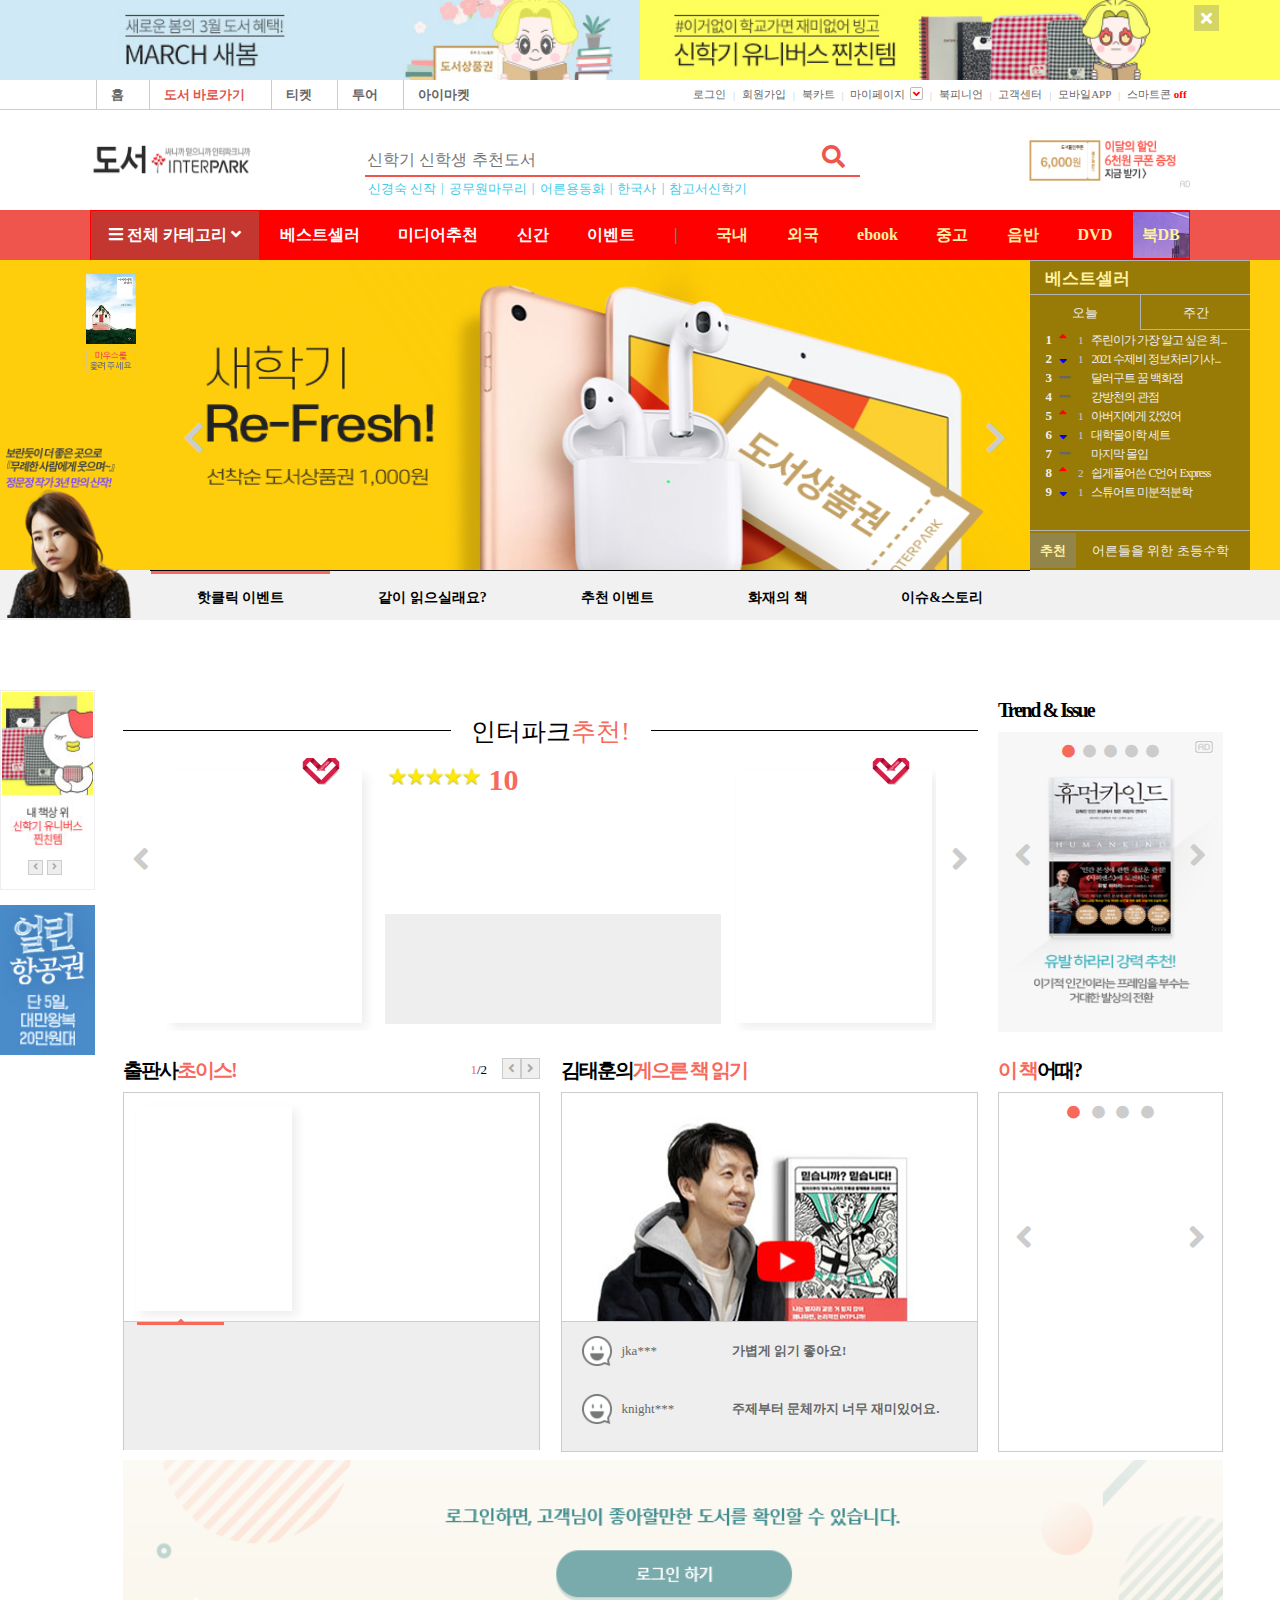
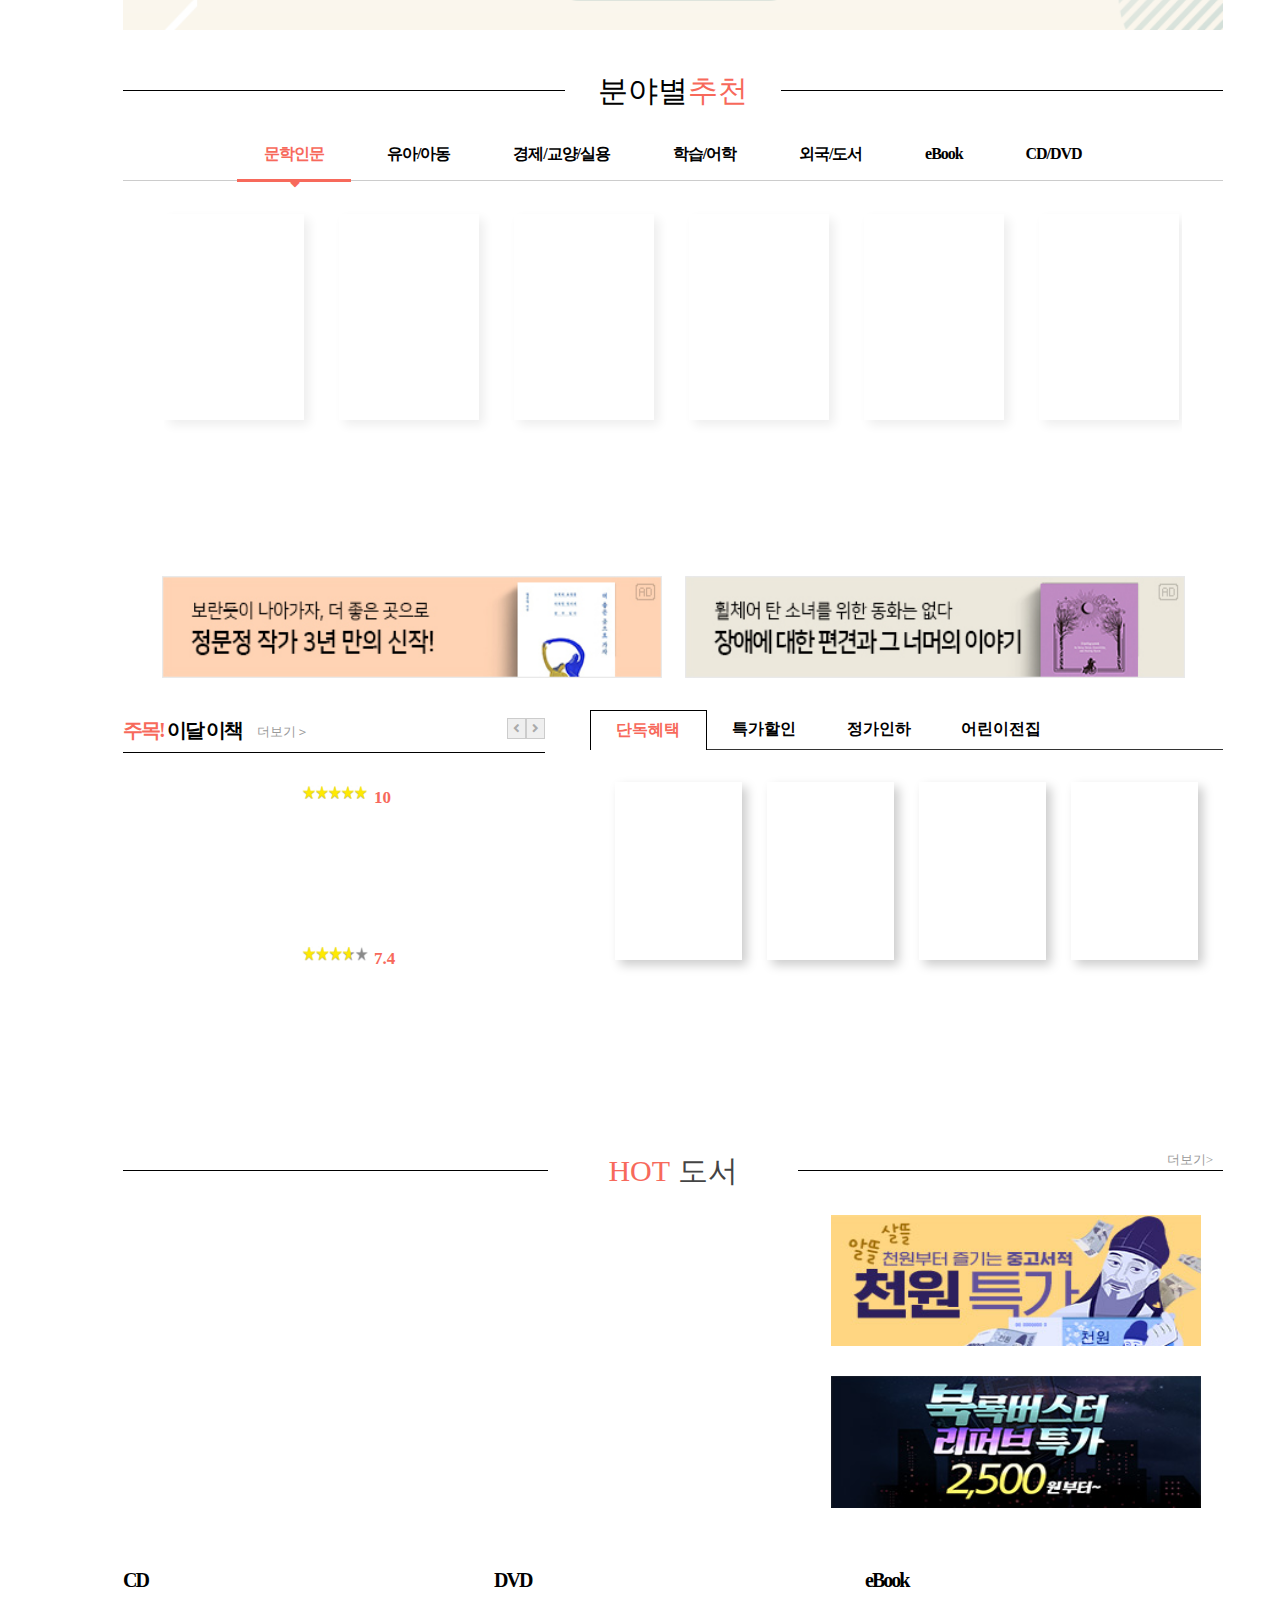
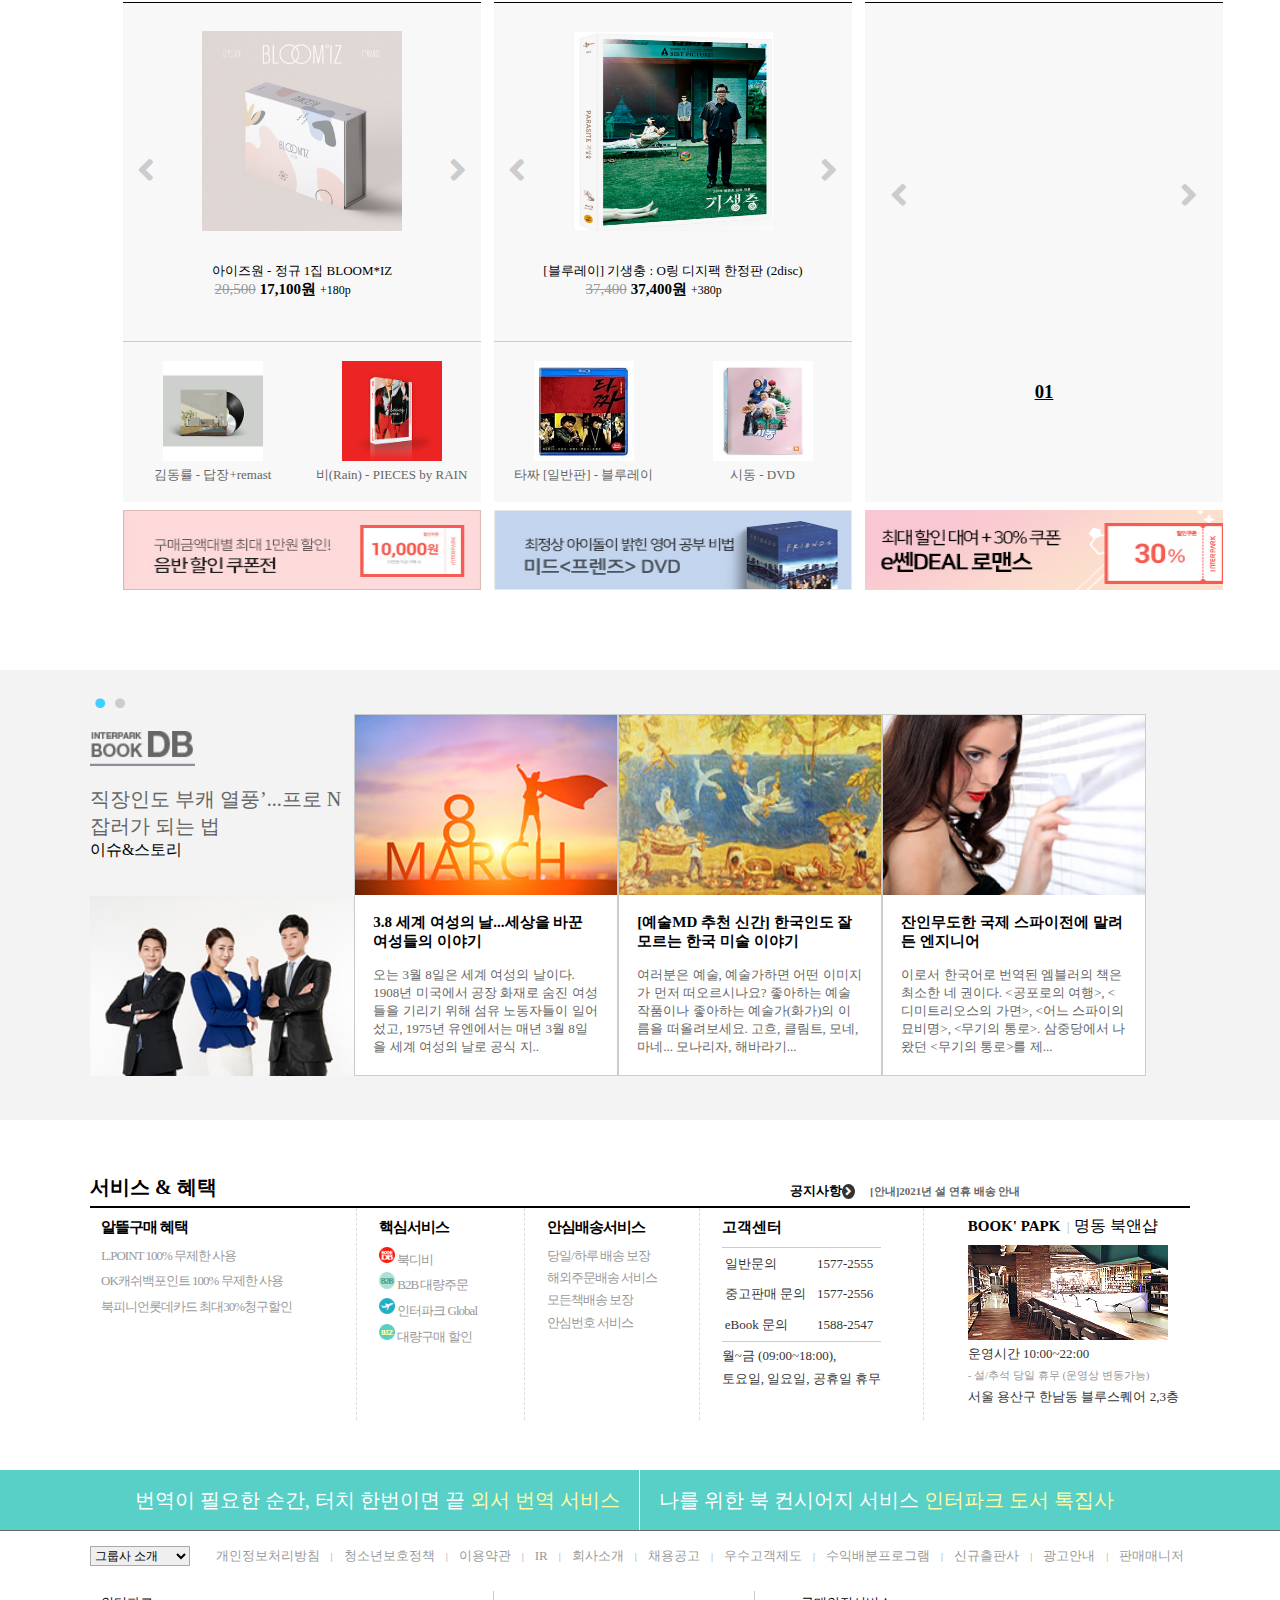
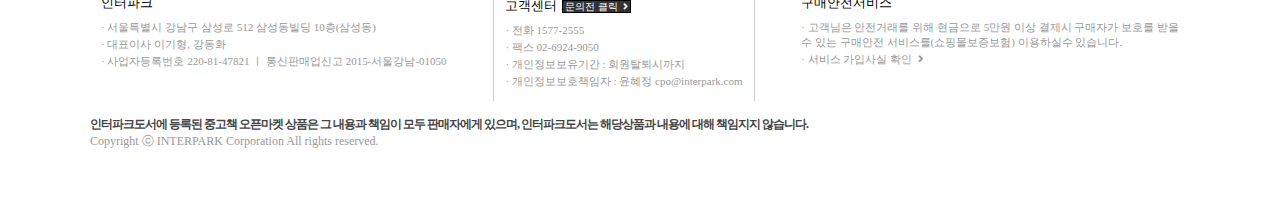
<file: 4rd_interparkbook/main.html>
<!DOCTYPE html>
<html>
<head>
<meta charset="utf-8">
<title>♥싸니까 믿으니까 인터파크도서</title>
<link rel="stylesheet" href="css/common.css">
<link rel="stylesheet" href="css/main.css">
<link rel="stylesheet" href="https://use.fontawesome.com/releases/v5.10.0/css/all.css">
<script src="https://code.jquery.com/jquery-3.5.1.js" integrity="aba7e94ca28a95bc8ff485ebc3d3c85f" crossorigin="anonymous"></script>
<script src="js/head.js"></script>
<script src="js/slide.js"></script>
<script src="js/leftbanner.js"></script>
<script src="js/best.js"></script>
<script src="js/trend.js"></script>
<script src="js/choice.js"></script>
<script src="js/choice1.js"></script>
<script src="js/hover.js"></script>
<script src="js/part.js"></script>
<script src="js/month.js"></script>
<script src="js/sale.js"></script>
<script src="js/cd.js"></script>
<script src="js/dvd.js"></script>
<script src="js/ebook.js"></script>
<script src="js/db.js"></script>
<script src="json/slider_json.js"></script>
<script src="json/interrecommend_json.js"></script>
<script src="json/choice_json.js"></script>
<script src="json/how_json.js"></script>
<script src="json/part_json.js"></script>
<script src="json/month_json.js"></script>
<script src="json/sale_json.js"></script>
<script src="json/used_json.js"></script>
<script src="json/ebook_json.js"></script>

</head>
<body>
 <div id="wrap">
  <header>
   <div id="topbanner">
    <div class="h_banner1">
     <img src="img/main/h_banner1.jpg" alt="3월추천">
   </div>
    <div class="h_banner2">
      <img src="img/main/h_banner2.jpg" alt="신학기찐템">
       <i id="close" class="fas fa-times"></i>
    </div>
   </div>
    <div id="header1">
     <div id="h1_wrap">
      <div id="home">
       <ul>
        <li><a href="#">홈</a></li>
        <li class="h_main"><a href="#">도서 바로가기</a></li>
        <li><a href="#">티켓</a></li>
        <li><a href="#">투어</a></li>
        <li><a href="#">아이마켓</a></li>
       </ul>
      </div>
      <div id="login">
       <ul>
         <li><a href="#">로그인</a></li>
         <li>|</li>
         <li><a href="#">회원가입</a></li>
         <li>|</li>
         <li><a href="#">북카트</a></li>
         <li>|</li>
         <li class="mypage">
          <a href="#">마이페이지
           <i id="my_down" class="fas fa-angle-down"></i>
           <i id="my_up" class="fas fa-angle-up"></i></a>
        <ul class="mypagesub">
         <li><a href="#">마이도서</a></li>
         <li><a href="#">주문배송조회</a></li>
         <li><a href="#">I-포인트적립</a></li>
         <li><a href="#">나의할인쿠폰</a></li>
         <li><a href="#">회원수정</a></li>
        </ul>
       </li>
         <li>|</li>
         <li><a href="#">북피니언</a></li>
         <li>|</li>
         <li><a herf="#">고객센터</a></li>
         <li>|</li>
         <li><a href="#">모바일APP</a></li>
         <li>|</li>
         <li><a herf="#">스마트콘</a>
        <span>off</span>
       </li>
      </ul>
     </div>
    </div>
   </div>
    <div id="header2">
      <div id="logo"><a href="#"><img src="img/main/logo.png" alt="logo"></a>
    </div>
     <div id="search">
      <div id="s_box">
       <input type="search" name="searchbox" id="searchbox" placeholder="신학기 신학생 추천도서">
         <i class="fas fa-search"></i>
    </div>
      <div id="keyword">
       <ul>
         <li><a href="#">신경숙 신작</a></li>
         <li>|</li>
         <li><a href="#">공무원마무리</a></li>
         <li>|</li>
         <li><a href="#">어른용동화</a></li>
         <li>|</li>
         <li><a href="#">한국사</a></li>
         <li>|</li>
         <li><a href="#">참고서신학기</a></li>
        </ul>
       </div>
      </div>
      <div id="h_banner3">
       <img src="img/main/h_banner3.jpg" alt="독서토크">
      </div>
     </div>
      <div id="header3">
       <nav>
        <ul>
         <li id="allmenu">
          <i class="fas fa-bars"></i>
           전체 카테고리
          <i id="i-down1" class="fas fa-angle-down"></i>
          <i id="i-up1" class="fas fa-angle-up"></i>
          </li>
          <li><a href="#">베스트셀러</a></li>
          <li><a href="#">미디어추천</a></li>
          <li><a href="#">신간</a></li>
          <li><a href="#">이벤트</a></li>
          <li>|</li>
          <li><a href="#">국내</a></li>
          <li><a href="#">외국</a></li>
          <li><a href="#">ebook</a></li>
          <li><a href="#">중고</a></li>
          <li><a href="#">음반</a></li>
          <li><a href="#">DVD</a></li>
          <li><a href="#">북DB</a></li>
        </ul>
       <div id="sub">
        <ul>
         <li>
          <h3>국내도서<i class="fas fa-angle-right"></i></h3>
        <ul>
          <li>소설</li>
          <li>장르소설</li>
          <li>시·에세이</li>
          <li>경제경영</li>
          <li>자기계발</li>
          <li>사회과학</li>
          <li>역사·문화</li>
          <li>예술·대중</li>
          <li>인문</li>
          <li>자연·과학</li>
          <li>종교·역학</li>
          <li>유아</li>
          <li>아동</li>
          <li>가정과생활</li>
          <li>청소년</li>
          <li>초등학습</li>
          <li>중등학습</li>
          <li>고등학습</li>
          <li>국어·외국어·사전</li>
         </ul>
          <ul>
           <li>자격서·수험서</li>
           <li>공무원 수험서</li>
           <li>컴퓨터·인터넷</li>
           <li>전공·대학교재</li>
           <li>여행</li>
           <li>취미레저</li>
           <li>건강뷰티</li>
           <li>잡지</li>
           <li>만화·라이트노벨</li>
           <li>유아동 전집</li>
           <li class="tomato">예약판매</li>
           <li class="tomato">프리미엄북</li>
          </ul>
            <img src="img/main/nav.jpg" alt="banner">
           </li>
           <li>
            <h3>외국도서<i class="fas fa-angle-right"></i></h3>
           <ul>
             <li>어린이</li>
             <li>문학</li>
             <li>ELT·사전</li>
             <li>일본도서</li>
             <li>경제·인문</li>
             <li>실용·예술</li>
             <li>대학·전문서적</li>
             <li>컴퓨터</li>
             <li>해외잡지</li>
             <li>해외주문원서</li>
             <li>학습교구/게임</li>
             <li class="tomato">예약판매</li>
             <li class="tomato">원서vs번역서</li>
            </ul>
           </li>
            <li>
             <h3>eBook<i calss="fas fa-angle-right"></i></h3>
            <ul>
              <li>소설</li>
              <li>장르소설</li>
              <li>시·에세이</li>
              <li>경제경영</li>
              <li>자기계발</li>
              <li>인문·역사</li>
              <li>예술·종교</li>
              <li>자연·사회과학</li>
              <li>가정·취미·건강</li>
              <li>초중고학습서</li>
              <li>어학서·수험서</li>
              <li>대학교재</li>
              <li>외국도서</li>
              <li>만화</li>
              <li>어린이·청소년</li>
              <li>잡지</li>
              <li>성인</li>
              <li>북씨</li>
              <li class="tomato">새로나온 eBook</li>
              <li class="tomato">대여 eBook</li>
            </ul>
           </li>
            <li>
              <h3>중고<i class="fas fa-angle-right"></i></h3>
            <ul>
              <li>소설</li>
              <li>에세이·시</li>
              <li>경제경영</li>
              <li>자기계발</li>
              <li>사회과학</li>
              <li>역사</li>
              <li>예술·대중문화</li>
              <li>인문</li>
              <li>자연과 과학</li>
              <li>종교·역학</li>
              <li>유아</li>
              <li>아동</li>
              <li>가정과생활</li>
              <li>청소년</li>
              <li>초중고학습서</li>
              <li>국어·외국어</li>
              <li>자격서·수험서</li>
              <li>전공·대학교재</li>
              <li>외국도서</li>
              <li>건강·미용</li>
              <li>만화</li>
              <li>브랜드전집</li>
              <li>중고음반</li>
              <li>중고DVD</li>
            <li class="tomato">균일가몰</li>
            <li class="tomato">팬마자 로그인</li>
           </ul>
          </li>
           <li>
            <h3>음반<i class="fas fa-angle-right"></i></h3>
           <ul>
             <li>가요</li>
             <li>팝</li>
             <li>클래식</li>
             <li>국악</li>
             <li>일본음악</li>
             <li>락</li>
             <li>뉴에이지</li>
             <li>해외구매</li>
             <li>수입음반</li>
            </ul>
            <ul>
              <li>재즈</li>
              <li>유아·아동·태교</li>
              <li>뮤직 DVD</li>
              <li>O.S.T</li>
              <li>월드뮤직</li>
              <li>종교</li>
              <li class="tomato">예약판매</li>
              <li class="tomato">스타샵</li>
              <li class="tomato">아티스트 파일</li>
              <li class="tomato">LP</li>
            </ul>
           </li>
            <li>
             <h3>DVD<i class="fas fa-angle-right"></i></h3>
              <ul>
                <li>블루레이</li>
                <li>EBS교육용</li>
                <li>유아동 DVD</li>
                <li>영화</li>
                <li>다큐멘터리</li>
                <li>건강·취미·스포츠</li>
               </ul>
              <ul>
                <li>TV시리즈</li>
                <li>해외구매</li>
                <li>블루레이해외구매</li>
                <li>애니메이션</li>
                <li>예약판매</li>
              </ul>
             </li>
              <li>
                 <h3>굿즈#<i class="fas fa-angle-right"></i></h3>
                 <ul>
                 <li>문구/펜시</li>
                 <li>사무/학용</li>
                 <li>학습</li>
                 <li>독서용품</li>
              </ul>
             </li>
            </ul>
              <div id="subclose">
               <span class="sub_x">X</span>
              </div>
             </div>
            </nav>
          </div>
      </header>
          <div id="slider">
            <div id="sliderup">
              <div id="sl_wrap">
                <div id="sl_left">
                  <div class="sl_imgbox1">
                    <img src="img/main/s_left1.jpg" alt="휴먼카인드">
                   </div>
                <div class="sl_imgbox2">
                 <img src="img/main/s_left2.png" als="마우스">
                </div>
                 <div class="sl_imgbox3">
                  <img src="img/main/s_left3.png" alt="엔서니 브라운">
                </div>
               </div>
             <!--가운데-->
              <div id="sl_mr">
                 <!--광고메인(display:none)-->
                 <div id="left_hover">
                  <img src="img/main/s_left1-1.jpg" alt="">
                  <div class="spanbox">
                    <span id="close1">오늘하루안보기</span>
                    <span id="close2">X 닫기</span>
                  </div>
                </div>
             <!--메인슬라이더-->
              <div id="slider-1">
               <ul id="slide">
                <li class="active"><img src="img/main/slide1.png" alt="핫클릭이벤트"></li>
                <li><img src="img/main/slide2.jpg" alt="요시타케 신스케 신작"></li>
                <li><img src="img/main/slide3.png" alt="추천 이벤트"></li>
                <li>
                 <div id="slidebox">
                  <div class="slbook"></div>
                  <div class="slbook"></div>
                  <div class="slbook"></div>
                  <div class="slbook"></div>
                 </div>
                </li>
                 <li><img src="img/main/slide5.jpg" alt="이슈엔 스토리"></li>
                </ul>
                <div id="side-btns">
                 <div><span><i class="fas fa-chevron-left"></i></span></div>
                 <div><span><i class="fas fa-chevron-right"></i></span></div>
                </div>
                <div id="page-btns">
                 <div class="active">핫클릭 이벤트</div>
                 <div>같이 읽으실래요?</div>
                 <div>추천 이벤트</div>
                 <div>화재의 책</div>
                 <div>이슈&스토리</div>
                </div>
               </div>
             <!--베스트셀러-->
              <div id="best">
                <div id="be_title">베스트셀러</div>
                <div class="date">
                 <div id="day" class="lank">오늘</div>
                 <div id="week" class="lank">주간</div>
                </div>
                <div class="be_lank">
                 <ul class="d_lank">
                    <li>
                     <span class="be_s1">1</span><i class="fas fa-sort-up"></i><span class="be_s2">1</span>
                     <a href="#">주린이가 가장 알고 싶은 최...</a></li>
                     <li>
                     <span class="be_s1">2</span><i class="fas fa-sort-down"></i><span class="be_s2">1</span>
                     <a href="#">2021 수제비 정보처리기사...</a></li>
                     <li>
                     <span class="be_s1">3</span><i class="fas fa-minus"></i>
                     <a href="#">달러구트 꿈 백화점</a></li>
                     <li>
                     <span class="be_s1">4</span><i class="fas fa-minus"></i>
                     <a href="#">강방천의 관점</a></li>
                     <li>
                     <span class="be_s1">5</span><i class="fas fa-sort-up"></i><span class="be_s2">1</span>
                     <a href="#">아버지에게 갔었어</a></li>
                     <li>
                     <span class="be_s1">6</span><i class="fas fa-sort-down"></i><span class="be_s2">1</span>
                     <a href="#">대학물이학 세트</a></li>
                     <li>
                     <span class="be_s1">7</span><i class="fas fa-minus"></i>
                     <a href="#">마지막 몰입</a></li>
                     <li>
                     <span class="be_s1">8</span><i class="fas fa-sort-up"></i><span class="be_s2">2</span>
                     <a href="#">쉽게풀어쓴 C언어 Express</a></li>
                     <li>
                     <span class="be_s1">9</span><i class="fas fa-sort-down"></i><span class="be_s2">1</span>
                     <a href="#">스튜어트 미분적분학</a></li>
                 </ul>
                 <ul class="w_lank">
                  <li>
                   <span class="be_s1">1</span><i class="fas fa-sort-up"></i><span class="be_s2">1</span>
                   <a href="#">달러구트 꿈 백화점</a></li>
                   <li>
                   <span class="be_s1">2</span><i class="fas fa-sort-down"></i><span class="be_s2">1</span>
                   <a href="#">주린이가 가장 알고 싶은 최...</a></li>
                   <li>
                   <span class="be_s1">3</span><i class="fas fa-minus"></i>
                   <a href="#">스튜어트 미분적분학</a></li>
                   <li>
                   <span class="be_s1">4</span><i class="fas fa-minus"></i>
                   <a href="#">대학물리학 세트</a></li>
                   <li>
                   <span class="be_s1">5</span><span class="be_s3">New</span>
                   <a href="#">쉽게 풀어쓴 C언어 Express</a></li>
                   <li>
                   <span class="be_s1">6</span><i class="fas fa-sort-down"></i><span class="be_s2">3</span>
                   <a href="#">2030 축의 전환</a></li>
                   <li>
                   <span class="be_s1">7</span><i class="fas fa-sort-up"></i><span class="be_s2">9</span>
                   <a href="#">미라클모닝</a></li>
                   <li>
                   <span class="be_s1">8</span><i class="fas fa-sort-down"></i><span class="be_s2">1</span>
                   <a href="#">나의 첫 투자 수업2 - 투자편 </a></li>
                   <li>
                   <span class="be_s1">9</span><i class="fas fa-minus"></i>
                   <a href="#">나의 첫 투자 수업1 - 마인...</a></li>
                  </ul>
                </div>
                <div id="be_recommend">
                 <span class="be_s4">추천</span>
                 <span class="be_s5">어른들을 위한 초등수학</span>
              </div>
            </div>
           </div>
          </div>
         </div>
         <!--아래메뉴-->
           <div id="slidedown">
         </div>
        </div>
     <section>
        <div id="se_wrap">
          <div id="se_left">
            <div id="se_left_up">
             <ul class="imgbox1">
              <li><img src="img/main/ss1.jpg" alt="banner"></li>
              <li><img src="img/main/ss2.jpg" alt="banner"></li>
              <li><img src="img/main/ss3.jpg" alt="banner"></li>
              <li><img src="img/main/ss4.jpg" alt="banner"></li>
              <li><img src="img/main/ss5.jpg" alt="banner"></li>
             </ul>
             <div class="button1">
             <span class="prev2"><i class="fas fa-angle-left"></i></span>
             <span class="next2"><i class="fas fa-angle-right"></i></span>
            </div>
           </div>
          <div id="se_left_down">
            <img src="img/main/sd.jpg" alt="sale">
          </div>
        </div>
        <!--section 가운데-->
         <div id="se_middle1">
            <!--인터파크 추천-->
            <div id="interrecommend">
             <div id="inter_title">
               <span>인터파크</span><span class="se_s4">추천!</span>
             </div>
             <div id="inter_slide">
              <ul class="inter_list">
               <li class="interlist">
                <div class="in_imgbox">
                 <div class="clip"><img src="img/main/inter1.png" alt=""></div>
                </div>
                 <div class="in_con1">
                 <div class="star"><img src="img/main/star1.png" alt="star"></div>
                 <span class="star_s1">10</span>
                 </div>
                 <div class="in_con2"></div>
                 </li>
                 <li class="interlist">
                 <div class="in_imgbox">
                 <div class="clip"><img src="img/main/inter1.png" alt=""></div>
                 </div>
                 <div class="in_con1">
                 <div class="star"><img src="img/main/star3.png" alt="star"></div>
                 <span class="star_s1">7.8</span>
                 </div>
                 <div class="in_con2"></div>
                 </li>
                 <li class="interlist">
                  <div class="in_imgbox">
                   <div class="clip"><img src="img/main/inter1.png" alt=""></div>
                  </div>
                 <div class="in_con1">
                 <div class="star"><img src="img/main/star2.png" alt="star"></div>
                 <span class="star_s1">9.5</span>
                 </div>
                 <div class="in_con2"></div>
                </li>
                <li class="interlist">
                 <div class="in_imgbox">
                   <div class="clip"><img src="img/main/inter1.png" alt=""></div>
                  </div>
                 <div class="in_con1">
                   <div class="star"><img src="img/main/star1.png" alt="star"></div>
                   <span class="star_s1">10</span>
                </div>
                <div class="in_con2"></div>
                 </li>
                  <li class="interlist">
                    <div class="in_imgbox">
                     <div class="clip"><img src="img/main/inter1.png" alt=""></div>
                     </div>
                     <div class="in_con1">
                     <div class="star"><img src="img/main/star4.png" alt="star"></div>
                     <span class="star_s1">8.5</span>
                     <h4></h4>
                     <h6></h6>
                    </div>
                   <div class="in_con2"></div>
                  </li>
                 </ul>
                </div>
                <span id="inprev" class="se_prev"><i class="fas fa-angle-left"></i></span>
                <span id="innext" class="se_next"><i class="fas fa-angle-right"></i></span>
               </div>
               <!--트렌드이슈-->
                <div id="trend">
                 <div class="section_title">
                  <span class="se_s1">Trend & Issue</span>
                 </div>
                 <div class="trslider">
                  <ul class="slides">
                    <li><img src="img/main/trend.jpg" alt=""></li>
                    <li><img src="img/main/trend1.jpg" alt=""></li>
                    <li><img src="img/main/trend2.jpg" alt=""></li>
                    <li><img src="img/main/trend3.jpg" alt=""></li>
                    <li><img src="img/main/trend4.jpg" alt=""></li>
                  </ul>
                  <ul class="dot1">
                    <li class="on"><i class="fas fa-circle"></i></li>
                    <li><i class="fas fa-circle"></i></li>
                    <li><i class="fas fa-circle"></i></li>
                    <li><i class="fas fa-circle"></i></li>
                    <li><i class="fas fa-circle"></i></li>
                  </ul>
                  <div class="side-btns">
                    <span class="trprev"><i class="fas fa-angle-left"></i></span>
                    <span class="trnext"><i class="fas fa-angle-right"></i></span>
                   </div>
                  </div>
                 </div>
                <!--출판사 초이스-->
                 <div id="choice">
                  <div class="section_title">
                   <span class="se_s1">출판사</span><span class="se_s2">초이스!</span>
                   <button id="btn1"><i class="fas fa-angle-right"></i></button>
                   <button id="btn2"><i class="fas fa-angle-left"></i></button>
                   <p class="two"><span class="se_s4">2</span>/2</p>
                   <p class="one"><span class="se_s4">1</span>/2</p>
                  </div>
                  <div id="page1">
                    <ul class="pcontent">
                     <li class="on">
                      <div class="pbox">
                        <div class="bookimgbox"></div>
                        <div class="booktext"></div>
                      </div>
                    </li>
                    <li>
                     <div class="pbox">
                      <div class="bookimgbox"></div>
                      <div class="booktext"></div>
                     </div>
                    </li>
                    <li>
                     <div class="pbox">
                      <div class="bookimgbox"></div>
                      <div class="booktext"></div>
                     </div>
                    </li>
                    <li>
                     <div class="pbox">
                      <div class="bookimgbox"></div>
                      <div class="booktext"></div>
                    </div>
                   </li>
                 </ul>
                <ul class="plist">
                 <li class="on"><i class="fas fa-caret-up"></i></li>
                 <li><i class="fas fa-caret-up"></i></li>
                 <li><i class="fas fa-caret-up"></i></li>
                 <li><i class="fas fa-caret-up"></i></li>
                 </ul>
                </div>
                <div id="page2">
                 <ul class="pcontent">
                   <li class="on">
                    <div class="pbox">
                     <div class="bookimgbox"></div>
                     <div class="booktext"></div>
                    </div>
                   </li>
                   <li>
                    <div class="pbox">
                     <div class="bookimgbox"></div>
                     <div class="booktext"></div>
                    </div>
                   </li>
                 </ul>
                 <ul class="plist">
                  <li class="on"><i class="fas fa-caret-up"></i></li>
                  <li><i class="fas fa-caret-up"></i></li>
                  <li><i class="fas fa-caret-up"></i></li>
                  <li><i class="fas fa-caret-up"></i></li>
                </ul>
               </div>
              </div>
            <!--게으른 책읽기-->
             <div id="read">
              <div class="section_title">
                <span class="se_s1">김태훈의</span><span class="se_s2">게으른 책 읽기</span>
              </div>
              <div id="re_content">
                <img src="img/main/read1.jpg" alt="김태훈">
              </div>
              <div id="re_chats">
                <div class="chat">
                 <div class="emoticon"><img src="img/main/read2.png" alt="이모티콘"></div>
                 <span class="re_s1">jka***</span>
                 <span class="re_s2">가볍게 읽기 좋아요!</span>
                </div>
                <div class="chat">
                 <div class="emoticon"><img src="img/main/read2.png" alt="이모티콘"></div>
                 <span class="re_s1">knight***</span>
                 <span class="re_s2">주제부터 문체까지 너무 재미있어요.</span>
                </div>
               </div>
              </div>
         <!--이책 어때-->
         <div id="how">
          <div class="section_title">
            <span class="se_s2">이 책</span><span class="se_s1">어때?</span>
        </div>
        <div class="how_content">
         <div class="how_book">
          <ul>
           <li class="how1"></li>
           <li class="how1"></li>
           <li class="how1"></li>
           <li class="how1"></li>
          </ul>
        </div>
        <ul class="dot2">
         <li class="on"><i class="fas fa-circle"></i></li>
         <li><i class="fas fa-circle"></i></li>
         <li><i class="fas fa-circle"></i></li>
         <li><i class="fas fa-circle"></i></li>
        </ul>
        <div class="btn2">
         <span class="howprev"><i class="fas fa-angle-left"></i></span>
         <span class="hownext"><i class="fas fa-angle-right"></i></span>
       </div>
      </div>
     </div>
     <!--로그인 배너-->
      <div id="banner1">
        <img src="img/main/banner1.png" alt="로그인">
      </div>
      <!--분야별 추천-->
       <div id="part">
        <div class="part_title">
         <span>분야별</span><span class="se_s4">추천</span>
        </div>
        <div id="pamenu">
         <ul class="partca">
          <li class="on">문학인문<i class="fas fa-caret-down"></i></li>
          <li>유아/아동<i class="fas fa-caret-down"></i></li>
          <li>경제/교양/실용<i class="fas fa-caret-down"></i></li>
          <li>학습/어학<i class="fas fa-caret-down"></i></li>
          <li>외국/도서<i class="fas fa-caret-down"></i></li>
          <li>eBook<i class="fas fa-caret-down"></i></li>
          <li>CD/DVD<i class="fas fa-caret-down"></i></li>
         </ul>
        </div>
        <div id="pacon">
         <ul class="pabooks">
          <li class="on">
           <div class="booklist">
            <ul class="rolling">
             <li class="pabook1">
               <div class="paimg"></div>
             </li>
             <li class="pabook1">
              <div class="paimg"></div>
             </li>
             <li class="pabook1">
               <div class="paimg"></div>
             </li>
             <li class="pabook1">
              <div class="paimg"></div>
             </li>
             <li class="pabook1">
              <div class="paimg"></div>
             </li>
             <li class="pabook1">
              <div class="paimg"></div>
             </li>
            </ul>
        </div>
        <div class="banners">
         <div class="pabanner"><img src="img/main/part1-1.jpg" alt=""></div>
         <div class="pabanner"><img src="img/main/part1-2.jpg" alt=""></div>
     </div>
    </li>
    <li>
     <div class="booklist">
      <ul class="rolling">
        <li class="pabook2">
          <div class="paimg"></div>
        </li>
        <li class="pabook2">
         <div class="paimg"></div>
        </li>
        <li class="pabook2">
         <div class="paimg"></div>
        </li>
        <li class="pabook2">
         <div class="paimg"></div>
        </li>
        <li class="pabook2">
         <div class="paimg"></div>
        </li>
        <li class="pabook2">
         <div class="paimg"></div>
        </li>
       </ul>
      </div>
      <div class="banners">
       <div class="pabanner"><img src="img/main/part2-1.jpg" alt=""></div>
       <div class="pabanner"><img src="img/main/part2-2.jpg" alt=""></div>
       </div>
    </li>
    <li>
      <div class="booklist">
        <ul class="rolling">
         <li class="pabook3">
         <div class="paimg"></div>
         </li>
         <li class="pabook3">
          <div class="paimg"></div>
         </li>
         <li class="pabook3">
           <div class="paimg"></div>
         </li>
         <li class="pabook3">
           <div class="paimg"></div>
         </li>
         <li class="pabook3">
           <div class="paimg"></div>
         </li>
         <li class="pabook3">
           <div class="paimg"></div>
         </li>
        </ul>
    </div>
     <div class="banners">
      <div class="pabanner"><img src="img/main/part3-1.jpg" alt=""></div>
      <div class="pabanner"><img src="img/main/part3-2.jpg" alt=""></div>
     </div>
    </li>
    <li>
     <div class="booklist">
      <ul class="rolling">
       <li class="pabook4">
        <div class="paimg"></div>
        </li>
        <li class="pabook4">
         <div class="paimg"></div>
        </li>
        <li class="pabook4">
         <div class="paimg"></div>
        </li>
        <li class="pabook4">
         <div class="paimg"></div>
        </li>
        <li class="pabook4">
         <div class="paimg"></div>
        </li>
        <li class="pabook4">
         <div class="paimg"></div>
        </li>
       </ul>
      </div>
      <div class="banners">
       <div class="pabanner"><img src="img/main/part4-1.jpg" alt=""></div>
       <div class="pabanner"><img src="img/main/part4-2.jpg" alt=""></div>
       </div>
    </li>
    <li>
      <div class="booklist">
       <ul class="rolling">
        <li class="pabook5">
         <div class="paimg"></div>
        </li>
        <li class="pabook5">
         <div class="paimg"></div>
        </li>
        <li class="pabook5">
         <div class="paimg"></div>
        </li>
        <li class="pabook5">
         <div class="paimg"></div>
        </li>
        <li class="pabook5">
         <div class="paimg"></div>
        </li>
        <li class="pabook5">
         <div class="paimg"></div>
        </li>
       </ul>
     </div>
    </li>
    <li>
     <div class="booklist">
      <ul class="rolling">
       <li class="pabook6">
        <div class="paimg"></div>
       </li>
       <li class="pabook6">
        <div class="paimg"></div>
       </li>
       <li class="pabook6">
        <div class="paimg"></div>
       </li>
       <li class="pabook6">
        <div class="paimg"></div>
       </li>
       <li class="pabook6">
        <div class="paimg"></div>
       </li>
       <li class="pabook6">
        <div class="paimg"></div>
       </li>
      </ul>
     </div>
     <div class="panners">
      <div class="pabanner"><img src="img/main/part6-1.jpg" alt=""></div>
      <div class="pabanner"><img src="img/main/part6-2.jpg" alt=""></div>
      </div>
    </li>
    <li>
     <div class="booklist">
      <ul class="rolling">
       <li class="pabook7">
        <div class="paimg"></div>
       </li>
       <li class="pabook7">
        <div class="paimg"></div>
       </li>
       <li class="pabook7">
        <div class="paimg"></div>
       </li>
       <li class="pabook7">
        <div class="paimg"></div>
       </li>
       <li class="pabook7">
        <div class="paimg"></div>
       </li>
       <li class="pabook7">
         <div class="paimg"></div>
       </li>
      </ul>
     </div>
     <div class="banners">
        <div class="pabanner"><img src="img/main/part7-1.jpg" alt=""></div>
        <div class="pabanner"><img src="img/main/part7-2.jpg" alt=""></div>
    </div>
   </li>
  </ul>
 </div>
</div>

<!--이달의 추천-->
 <div id="month">
  <div class="section_title">
   <span class="se_s2">주목! </span><span class="se_s1">이달 이책 </span>
    <span class="se_s3">더보기＞</span>
     <button class="thisnext"><i class="fas fa-angle-right"></i></button>
     <button class="thisprev"><i class="fas fa-angle-left"></i></button>
   </div>
   <div id="monbox">
    <ul id="monpage">
     <li>
      <div class="monbook">
      <div class="monimg"></div>
      <div class="montext">
      <div class="mstar"><img src="img/main/star1.png" alt=""></div>
       <span class="ms1">10</span>
      </div>
     </div>
     <div class="monbook">
      <div class="monimg"></div>
       <div class="montext">
        <div class="mstar"><img src="img/main/star3.png" alt=""></div>
         <span class="ms1">7.4</span>
        </div>
       </div>
      </li>
      <li>
       <div class="monbook">
        <div class="monimg"></div>
         <div class="montext">
          <div class="mstar"><img src="img/main/star1.png" alt=""></div>
           <span class="ms1">10</span>
          </div>
         </div>
         <div class="monbook">
          <div class="monimg"></div>
           <div class="montext">
            <div class="mstar"><img src="img/main/star3.png" alt=""></div>
             <span class="ms1">7.4</span>
            </div>
           </div>
          </li>
          <li>
           <div class="monbook">
            <div class="monimg"></div>
             <div class="montext">
              <div class="mstar"><img src="img/main/star1.png" alt=""></div>
               <span class="ms1">10</span>
              </div>
             </div>
            <div class="monbook">
             <div class="monimg"></div>
              <div class="montext">
               <div class="mstar"><img src="img/main/star3.png" alt=""></div>
                <span class="ms1">7.4</span>
               </div>
              </div>
             </li>
             <li>
              <div class="monbook">
               <div class="monimg"></div>
                <div class="montext">
                 <div class="mstar"><img src="img/main/star1.png" alt=""></div>
                  <span class="ms1">10</span>
                 </div>
                </div>
                <div class="monbook">
                 <div class="monimg"></div>
                  <div class="montext">
                   <div class="mstar"><img src="img/main/star3.png" alt=""></div>
                     <span class="ms1">7.4</span>
                    </div>
                   </div>
                  </li>
                 </ul>
                </div>
               </div>

  <!--단독혜택-->
   <div id="sale">
    <ul class="salemenu">
     <li class="on">단독혜택</li>
     <li>특가할인</li>
     <li>정가인하</li>
     <li>어린이전집</li>
    </ul>
    <ul class="kind">
     <li class="on">
      <ul class="salecon">
        <li class="sale1">
         <div class="saimg"></div>
        </li>
        <li class="sale1">
         <div class="saimg"></div>
        </li>
        <li class="sale1">
         <div class="saimg"></div>
        </li>
        <li class="sale1">
         <div class="saimg"></div>
        </li>
       </ul>
    </li>
    <li>
     <ul class="salecon">
      <li class="sale2">
        <div class="saimg"></div>
      </li>
      <li class="sale2">
        <div class="saimg"></div>
      </li>
      <li class="sale2">
        <div class="saimg"></div>
      </li>
      <li class="sale2">
        <div class="saimg"></div>
      </li>
    </ul>
  </li>
  <li>
     <ul class="salecon">
      <li class="sale3">
        <div class="saimg"></div>
      </li>
      <li class="sale3">
        <div class="saimg"></div>
      </li>
      <li class="sale3">
        <div class="saimg"></div>
      </li>
      <li class="sale3">
        <div class="saimg"></div>
      </li>
    </ul>
  </li>
  <li>
    <ul class="salecon">
     <li class="sale4">
        <div class="saimg"></div>
     </li>
     <li class="sale4">
        <div class="saimg"></div>
     </li>
     <li class="sale4">
       <div class="saimg"></div>
     </li>
     <li class="sale4">
        <div class="saimg"></div>
     </li>
    </ul>
  </li>
 </ul>
</div>

<!--중고도서-->
<div id="used">
 <div id="us_title">
  <span class="us_s1">HOT&nbsp;</span>
  <span>도서</span>
 </div>
 <span class="se_s3">더보기></span>
 <div id="us_books">
  <ul>
    <li></li>
    <li></li>
    <li></li>
    <li></li>
  </ul>
</div>
<div id="us_banners">
 <div class="us_banner">
   <img src="img/main/used1.jpg" alt="천원특가">
 </div>
 <div class="us_banner">
    <img src="img/main/used2.jpg" alt="리퍼브특가">
 </div>
</div>
</div>
<!--CD-->
 <div class="etc">
  <div class="section_title">
    <span class="se_s1">CD</span>
  </div>
  <div class="etc_slide">
    <ul id="cd">
     <li>
      <div class="etc_imgbox">
        <img src="img/main/cd1.png" alt="아이즈원">
      </div>
      <div class="etc_content">
        <span class="etc_s1">아이즈원 - 정규 1집 BLOOM*IZ</span>
        <div class="etc_spans">
         <span class="etc_s2">20,500</span>
         <span class="etc_s3">17,100원</span>
         <span class="etc_s4">+180p</span>
        </div>
      </div>
    </li>
    <li>
     <div class="etc_imgbox">
        <img src="img/main/cd2.png" alt="아이유">
     </div>
     <div class="etc_content">
      <span class="etc_s1">아이유 - 정규 5집 LILAC [HILAC Ver.]</span>
      <div class="etc_spans">
        <span class="etc_s2">23,200</span>
        <span class="etc_s3">19,300원</span>
        <span class="etc_s4">+190p</span>
      </div>
    </div>
   </li>
   <li>
     <div class="etc_imgbox">
        <img src="img/main/cd4.jpg" alt="슈주">
     </div>
     <div class="etc_content">
      <span class="etc_s1">슈퍼주니어(Super Junior) 10집 - The Renaissance</span>
      <div class="etc_spans">
        <span class="etc_s2">95,200</span>
        <span class="etc_s3">77,200원</span>
        <span class="etc_s4">+780p</span>
       </div>
      </div>
     </li>
     <li>
        <div class="etc_imgbox">
         <img src="img/main/cd3.png" alt="샤이니">
        </div>
        <div class="etc_content">
         <span class="etc_s1">샤이니 - 정규 7집 Don't Call Me [PhotoBook Ver.]</span>
         <div class="etc_spans">
          <span class="etc_s2">21,400</span>
          <span class="etc_s3">17,800원</span>
          <span class="etc_s4">+170p</span>
        </div>
       </div>
      </li>
     </ul>
     <span class="se_prev" id="cd_prev"><i class="fas fa-angle-left"></i></span>
     <span class="se_next" id="cd_next"><i class="fas fa-angle-right"></i></span>
    </div>
    <div class="etc_under">
     <ul>
      <li>
        <div class="etc_imgbox2">
          <img src="img/main/cd5.jpg" alt="김동률">
        </div>
        <p>김동률 - 답장+remast</p>
       </li>
       <li>
        <div class="etc_imgbox2">
         <img src="img/main/cd6.jpg" alt="비">
        </div>
        <p>비(Rain) - PIECES by RAIN</p>
       </li>
      </ul>
     </div>
    </div>

    <!--DVD-->
     <div class="etc">
      <div class="section_title">
        <span class="se_s1">DVD</span>
      </div>
      <div class="etc_slide">
        <ul id="dvd">
         <li>
          <div class="etc_imgbox">
            <img src="img/main/dvd1.png" alt="기생충">
          </div>
          <div class="etc_content">
            <span class="etc_s1">[블루레이] 기생충 : O링 디지팩 한정판 (2disc)</span>
            <div class="etc_spans">
             <span class="etc_s2">37,400</span>
             <span class="etc_s3">37,400원</span>
             <span class="etc_s4">+380p</span>
            </div>
           </div>
          </li>
          <li>
            <div class="etc_imgbox">
             <img src="img/main/dvd2.png" alt="그린랜드">
            </div>
            <div class="etc_content">
             <span class="etc_s1">[DVD] 그린랜드</span>
             <div class="etc_spans">
              <span class="etc_s2">25,300</span>
              <span class="etc_s3">22,700원</span>
              <span class="etc_s4">+230p</span>
             </div>
            </div>
          </li>
          <li>
            <div class="etc_imgbox">
             <img src="img/main/dvd3.jpg" alt="다만악">
            </div>
            <div class="etc_content">
             <span class="etc_s1">[블루레이] 다만 악에서 구하소서:한정 패키지 (2disc)</span>
             <div class="etc_spans">
              <span class="etc_s2">36,300</span>
              <span class="etc_s3">36,300원</span>
              <span class="etc_s4">+370p</span>
             </div>
            </div>
           </li>
          </ul>
          <span class="se_prev" id="dvd_prev"><i class="fas fa-angle-left"></i></span>
          <span class="se_next" id="dvd_next"><i class="fas fa-angle-right"></i></span>
         </div>
         <div class="etc_under">
          <ul>
            <li>
             <div class="etc_imgbox2">
              <img src="img/main/dvd4.jpg" alt="타짜">
             </div>
             <p>타짜 [일반판] - 블루레이</p>
            </li>
            <li>
              <div class="etc_imgbox2">
                <img src="img/main/dvd5.jpg" alt="시동">
              </div>
              <p>시동 - DVD</p>
             </li>
            </ul>
           </div>
          </div>

        <!--ebook-->
         <div class="etc">
          <div class="section_title">
           <span class="se_s1">eBook</span>
          </div>
           <div class="elist">
            <ul id="ebook">
             <li>
              <div class="econtent">
               <div class="eimg"></div>
                <div class="ebooks">
                 <h3>01</h3>
                  <span class="etc_s1"></span>
                  <span class="etc_s5"></span>
                <div class="etc_spans2">
                 <span class="etc_s2"></span>
                  <span class="etc_s3"></span>
                </div>
               </div>
              </div>
             </li>
             <li>
              <div class="econtent">
               <div class="eimg"></div>
                <div class="ebooks">
                 <h3>02</h3>
                  <span class="etc_s1"></span>
                   <span class="etc_s1 etc_s5"></span>
                    <div class="etc_spans2">
                     <span class="etc_s2"></span>
                     <span class="etc_s3"></span>
                    </div>
                   </div>
                  </div>
                 </li>
                 <li>
                  <div class="econtent">
                   <div class="eimg"></div>
                    <div class="ebooks">
                     <h3>03</h3>
                      <span class="etc_s1"></span>
                      <span class="etc_s1 etc_s5"></span>
                     <div class="etc_spans2">
                      <span class="etc_s2"></span>
                      <span class="etc_s3"></span>
                     </div>
                    </div>
                   </div>
                  </li>
                   <li>
                     <div class="econtent">
                      <div class="eimg"></div>
                       <div class="ebooks">
                        <h3>04</h3>
                         <span class="etc_s1"></span>
                         <span class="etc_s1 etc_s5"></span>
                        <div class="etc_spans2">
                          <span class="etc_s2"></span>
                          <span class="etc_s3 "></span>
                         </div>
                        </div>
                       </div>
                      </li>
                      <li>
                       <div class="econtent">
                        <div class="eimg"></div>
                         <div class="ebooks">
                          <h3>05</h3>
                           <span class="etc_s1"></span>
                            <span class="etc_s1 etc_s5"></span>
                             <div class="etc_spans2">
                              <span class="etc_s2"></span>
                               <span class="etc_s3"></span>
                             </div>
                            </div>
                           </div>
                          </li>
                         </ul>
                            <span id="eprev" class="se_prev"><i class="fas fa-angle-left"></i></span>
                            <span id="enext" class="se_next"><i class="fas fa-angle-right"></i></span>
                        </div>
                    </div>
                 <!--미니배너 3개-->
                  <div id="banner3">
                    <div class="mini">
                      <img src="img/main/banner3-1.jpg" alt="음반쿠폰">
                    </div>
                    <div class="mini">
                        <img src="img/main/banner3-2.jpg" alt="프렌즈">
                    </div>
                    <div class="mini">
                     <img src="img/main/banner3-3.jpg" alt="ebook 쿠폰">
                    </div>
                   </div>
                  </div>
                 </div>
                <!--bookDB-->
                <div id="db">
                 <div id="dbwrap">
                  <ul class="dbdotbox">
                    <li><i class="fas fa-circle"></i></li>
                    <li><i class="fas fa-circle"></i></li>
                  </ul>
                  <div class="db1">
                    <div class="dbflex">
                     <div class="dbbox1">
                      <div class="dbtext1">
                        <div class="dblogo"><img src="img/main/dblogo.png" alt=""></div>
                        <span class="dbs1">직장인도 부캐 열풍’...프로 N잡러가 되는 법</span>
                        <span class="dbs2">이슈&스토리</span>
                       </div>
                       <div class="dbimg1"><img src="img/main/db1.jpg" alt="n잡로"></div>
                      </div>
                      <div class="dbbox">
                        <div class="dbimg"><img src="img/main/db2.jpg" alt="어성의 날"></div>
                        <div class="dbtext">
                         <h4>3.8 세계 여성의 날...세상을 바꾼 여성들의 이야기</h4>
                         <p>오는 3월 8일은 세계 여성의 날이다. 1908년 미국에서 공장 화재로 숨진 여성들을 기리기 위해 섬유 노동자들이 일어섰고, 1975년 유엔에서는 매년 3월 8일을 세계 여성의 날로 공식 지..</p>
                     </div>
                    </div>
                  <div class="dbbox">
                    <div class="dbimg"><img src="img/main/db3.jpg" alt="예술MD"></div>
                    <div class="dbtext">
                     <h4>[예술MD 추천 신간] 한국인도 잘 모르는 한국 미술 이야기</h4>
                     <p>여러분은 예술, 예술가하면 어떤 이미지가 먼저 떠오르시나요? 좋아하는 예술 작품이나 좋아하는 예술가(화가)의 이름을 떠올려보세요. 고흐, 클림트, 모네,마네... 모나리자, 해바라기...</p>
                    </div>
                   </div>
                   <div class="dbbox">
                     <div class="dbimg"><img src="img/main/db4.jpg" alt="스파이전"></div>
                     <div class="dbtext">
                      <h4>잔인무도한 국제 스파이전에 말려든 엔지니어</h4>
                      <p>이로서 한국어로 번역된 엠블러의 책은 최소한 네 권이다. &lt;공포로의 여행&gt;, &lt;디미트리오스의 가면&gt;, &lt;어느 스파이의 묘비명&gt;, &lt;무기의 통로&gt;. 삼중당에서 나왔던 &lt;무기의 통로&gt;를 제...</p>
                     </div>
                    </div>
                   </div>
                  </div>
                <div class="db1">
                 <div class="dbflex">
                  <div class="dbbox1">
                   <div class="dbtext1">
                    <div class="dblogo"><img src="img/main/dblogo.png" alt=""></div>
                    <span class="dbs1">비트코인, 인플레이션... 경제 지각변동은 어떻게 진행될까?</span>
                    <span class="dbs2">이슈&스토리</span>
                   </div>
                   <div class="dbimg1"><img src="img/main/db5.jpg" alt="비트코인"></div>
               </div>
               <div class="dbbox">
                <div class="dbimg"><img src="img/main/db6.jpg" alt="친절"></div>
                <div class="dbtext">
                  <h4>[아동MD 추천 신간] 친절은 희망이야!</h4>
                  <p>‘친절’이라는 말을 국어사전에서 찾아보면 ‘대하는 태도가 매우 정겹고 고분고분함. 또는 그런 태도.’라고 나옵니다. 친절은 법적인 용어가 아닙니다. 친절하지 않다고 해서 법적인 처벌을 받...</p>
                </div>
               </div>
               <div class="dbbox">
                <div class="dbimg"><img src="img/main/db7.jpg" alt="바이러스"></div>
                <div class="dbtext">
                 <h4>[소설MD 추천] 내가 근무하는 직장에 변종 바이러스가 퍼진다면?</h4>
                 <p>내가 근무하는 직장에 변종 바이러스가 무시무시한 속도로 확산된다면? 쥬라기 공원, 미션 임파서블, 스파이더맨, 우주 전쟁 등, 할리우드 블록버스터 대작들을 탄생시킨 각본가 데이비드...</p>
                </div>
               </div>
               <div class="dbbox">
                <div class="dbimg"><img src="img/main/db8.jpg" alt="장르물"></div>
                <div class="dbtext">
                 <h4>장르물은 짜고 치는 게임…알면서도 모르는 척 읽기</h4>
                 <p>뒤늦게 ‘아메리칸 호러 스토리’ 시리즈를 정주행하고 있다. 지금 7시즌 ‘컬트’ 후반까지 왔는데, 선정적이고 종종 잔혹하지만 아주 무섭지는 않다. 무섭지 않은 가장 큰 이유는 역시 길이가 아..</p>
                </div>
               </div>
              </div>
            </div>
           </div>
          </div>

        <!--서비스&혜택-->
         <div id="service">
          <!--제목-->
           <div id="se_title">
            <p>서비스 & 혜택</p>
            <div id="notice">
             <p class="se_p1"><a href="#">공지사항</a></p>
             <i class="fas fa-angle-right"></i>
             <p class="se_p2">[안내]2021년 설 연휴 배송 안내</p>
            </div>
           </div>
         <!--내용-->
          <div id="se_content">
            <div class="se_info">
             <ul>
              <li>알뜰구매 혜택</li>
              <li>L.POINT 100% 무제한 사용</li>
              <li>OK캐쉬백포인트 100% 무제한 사용</li>
              <li>북피니언롯데카드 최대30%청구할인</li>
            </ul>
           </div>
           <div class="se_info">
            <ul>
             <li>핵심서비스</li>
             <li><img src="img/main/s_icon1.jpg" alt="icon1">북디비</li>
             <li><img src="img/main/s_icon2.jpg" alt="icon2">B2B 대량주문</li>
             <li><img src="img/main/s_icon3.jpg" alt="icon3">인터파크 Global</li>
             <li><img src="img/main/s_icon4.jpg" alt="icon4">대량구매 할인<span class="new">N</span></li>
            </ul>
           </div>
           <div class="se_info">
            <ul>
             <li>안심배송서비스</li>
             <li>당일/하루 배송 보장</li>
             <li>해외주문배송 서비스</li>
             <li>모든책배송 보장</li>
             <li>안심번호 서비스</li>
            </ul>
           </div>
           <div class="se_info">
             <p class="p3">고객센터</p>
             <table>
                <tr>
                 <td>일반문의</td>
                 <td>1577-2555</td>
                </tr>
                <tr>
                 <td>중고판매 문의</td>
                 <td>1577-2556</td>
                </tr>
                <tr>
                 <td>eBook 문의</td>
                 <td>1588-2547</td>
                </tr>
              </table>
              <p class="p4">월~금 (09:00~18:00),</p>
              <p class="p4">토요일, 일요일, 공휴일 휴무</p>
            </div>
            <div class="se_info">
             <p class="p3">BOOK' PAPK</p>
             <span class="se_s1">&nbsp;&nbsp;|&nbsp;&nbsp;</span>
             <span>명동 북앤샵</span>
             <div id="se_imgbox"><img src="img/main/service.png" alt="북&샵"></div>
             <p class="p4">운영시간 10:00~22:00</p>
             <p class="p5">- 설/추석 당일 휴무 (운영상 변동가능)</p>
             <p class="p4">서울 용산구 한남동 블루스퀘어 2,3층</p>
            </div>
           </div>
          </div>
        <div id="banner4">
         <div class="ba4_half1">
          <div class="text1">
            <span class="ba4_s1">번역이 필요한 순간, 터치 한번이면 끝</span><span class="ba4_s2"> 외서 번역 서비스</span>
          </div>
         </div>
         <div class="ba4_half1">
          <div class="text2">
            <span class="ba4_s1">나를 위한 북 컨시어지 서비스 </span><span class="ba4_s2">인터파크 도서 톡집사</span>
          </div>
         </div>
        </div>
       </section>

       <footer>
        <!--footer top-->
         <div id="f1">
          <select id="group">
            <option value="imarket">그룹사 소개</option>
            <option value="imarket">아이마켓코리아</option>
            <option value="logistic">아이마켓코리아</option>
            <option value="theater">인터파크시어터</option>
            <option value="blue">블루스퀘어</option>
            <option value="fan">FAN[판]스퀘어</option>
            <option value="idea">디지털아이디어</option>
            <option value="art">디지아트</option>
            <option value="fedia">페디아</option>
        </select>
        <ul>
         <li><a href="#">개인정보처리방침</a></li>
         <li>|</li>
         <li><a href="#">청소년보호정책</a></li>
         <li>|</li>
         <li><a href="#">이용약관</a></li>
         <li>|</li>
         <li><a href="#">IR</a></li>
         <li>|</li>
         <li><a href="#">회사소개</a></li>
         <li>|</li>
         <li><a href="#">채용공고</a></li>
         <li>|</li>
         <li><a href="#">우수고객제도</a></li>
         <li>|</li>
         <li><a href="#">수익배분프로그램</a></li>
         <li>|</li>
         <li><a href="#">신규출판사</a></li>
         <li>|</li>
         <li><a href="#">광고안내</a></li>
         <li>|</li>
         <li><a herf="#">판매매니저</a></li>
        </ul>
      </div>
     <!--회사안내1-->
      <div id="f2">
        <div class="info">
         <p>인터파크</p>
         <ul>
          <li>서울특별시 강남구 삼성로 512 삼성동빌딩 10층(삼성동)</li>
          <li>대표이사 이기형, 강동화</li>
          <li>사업자등록번호 220-81-47821 ㅣ 통신판매업신고 2015-서울강남-01050</li>
        </ul>
       </div>
       <div class="info">
        <p>고객센터</p><span class="tag">문의전 클릭&nbsp;&nbsp;<i class="fas fa-angle-right"></i></span>
        <ul>
          <li>전화 1577-2555</li>
          <li>팩스 02-6924-9050</li>
          <li>개인정보보유기간 : 회원탈퇴시까지</li>
          <li>개인정보보호책임자 : 윤혜정 cpo@interpark.com</li>
        </ul>
       </div>
       <div class="info">
        <p>구매안전서비스</p>
        <ul>
         <li>고객님은 안전거래를 위해 현금으로 5만원 이상 결제시 구매자가 보호를 받을<br> 수 있는 구매안전 서비스를(쇼핑몰보증보험) 이용하실수 있습니다.</li>
         <li>
          <span class="tag">서비스 가입사실 확인&nbsp;&nbsp;<i class="fas fa-angle-right"></i></span>
         </li>
        </ul>
       </div>
      </div>

    <!--회사안내2-->
    <div id="f3">
     <p class="p1">인터파크도서에 등록된 중고책 오픈마켓 상품은 그 내용과 책임이 모두 판매자에게 있으며, 인터파크도서는 해당상품과 내용에 대해 책임지지 않습니다.</p>
     <p class="p2">Copyright ⓒ INTERPARK Corporation All rights reserved.</p>
    </div>
   </footer>
  </div>
 </body>
</html>
</file>
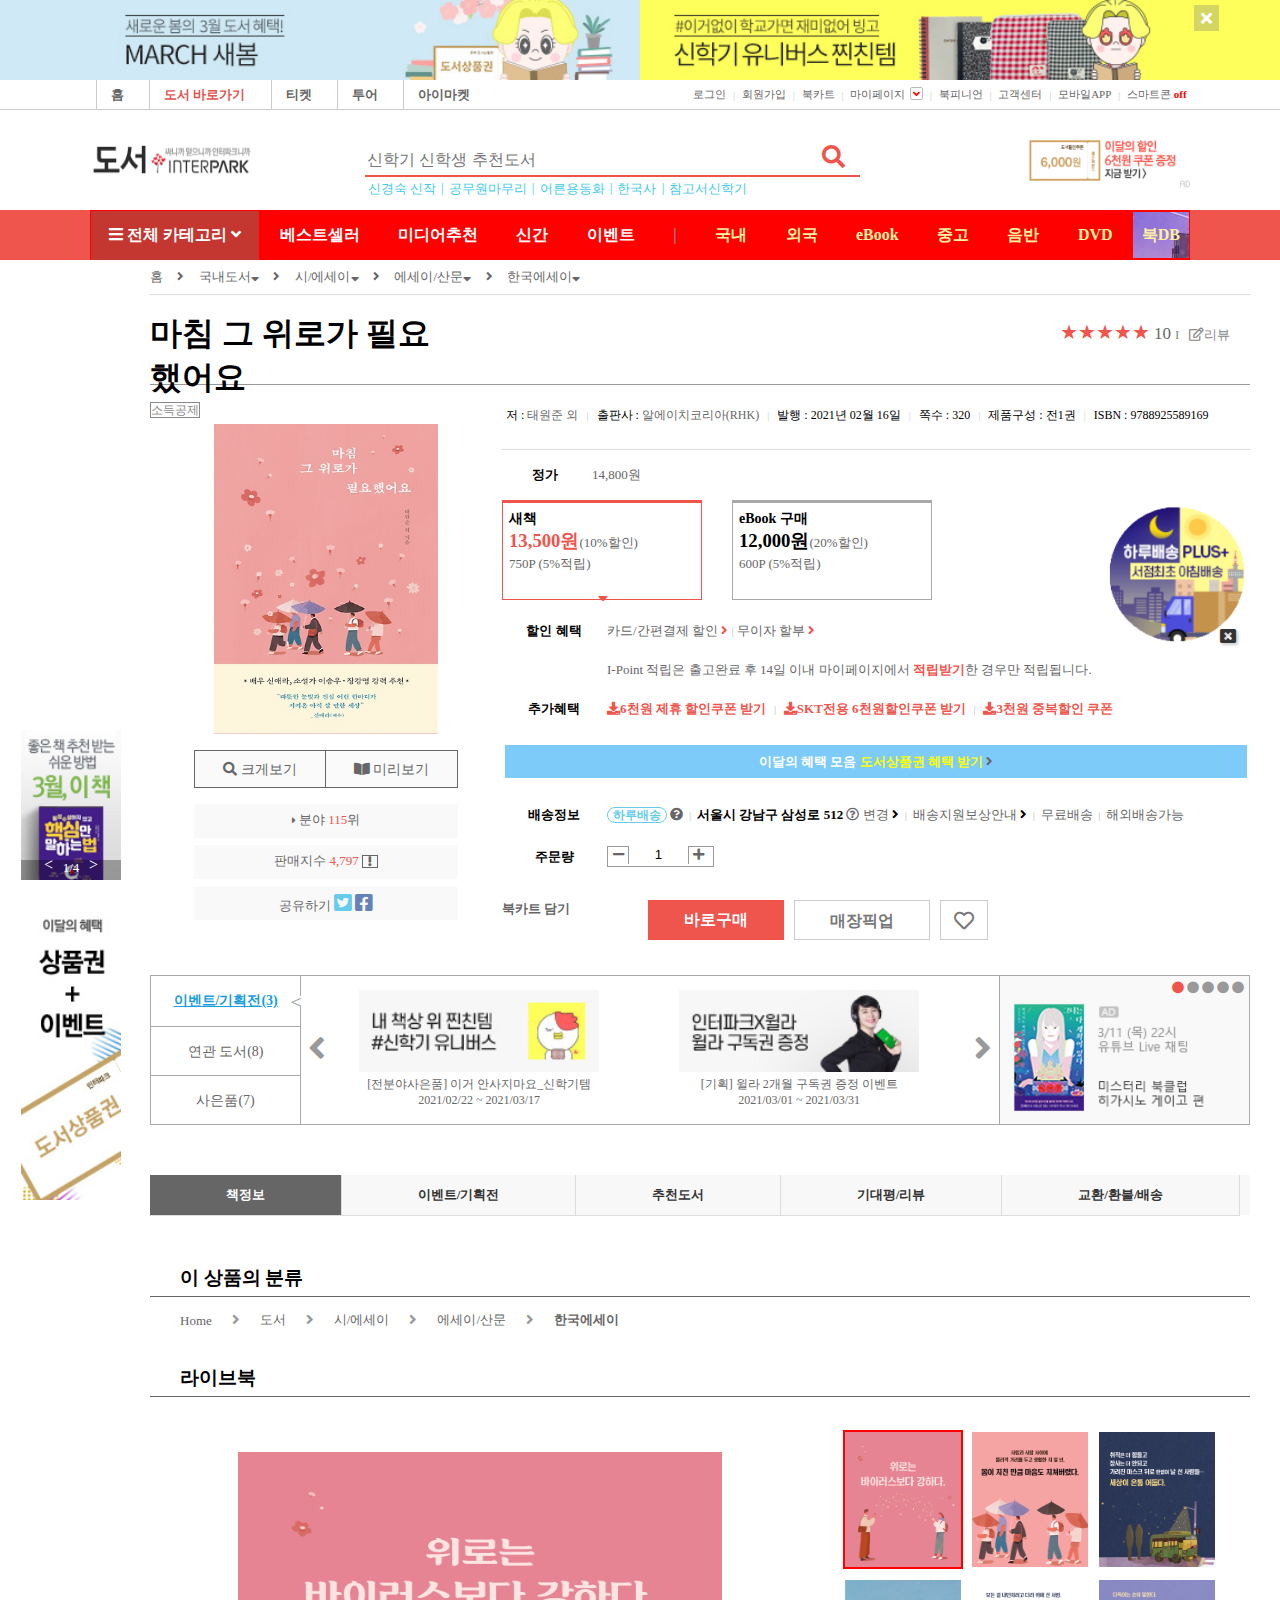
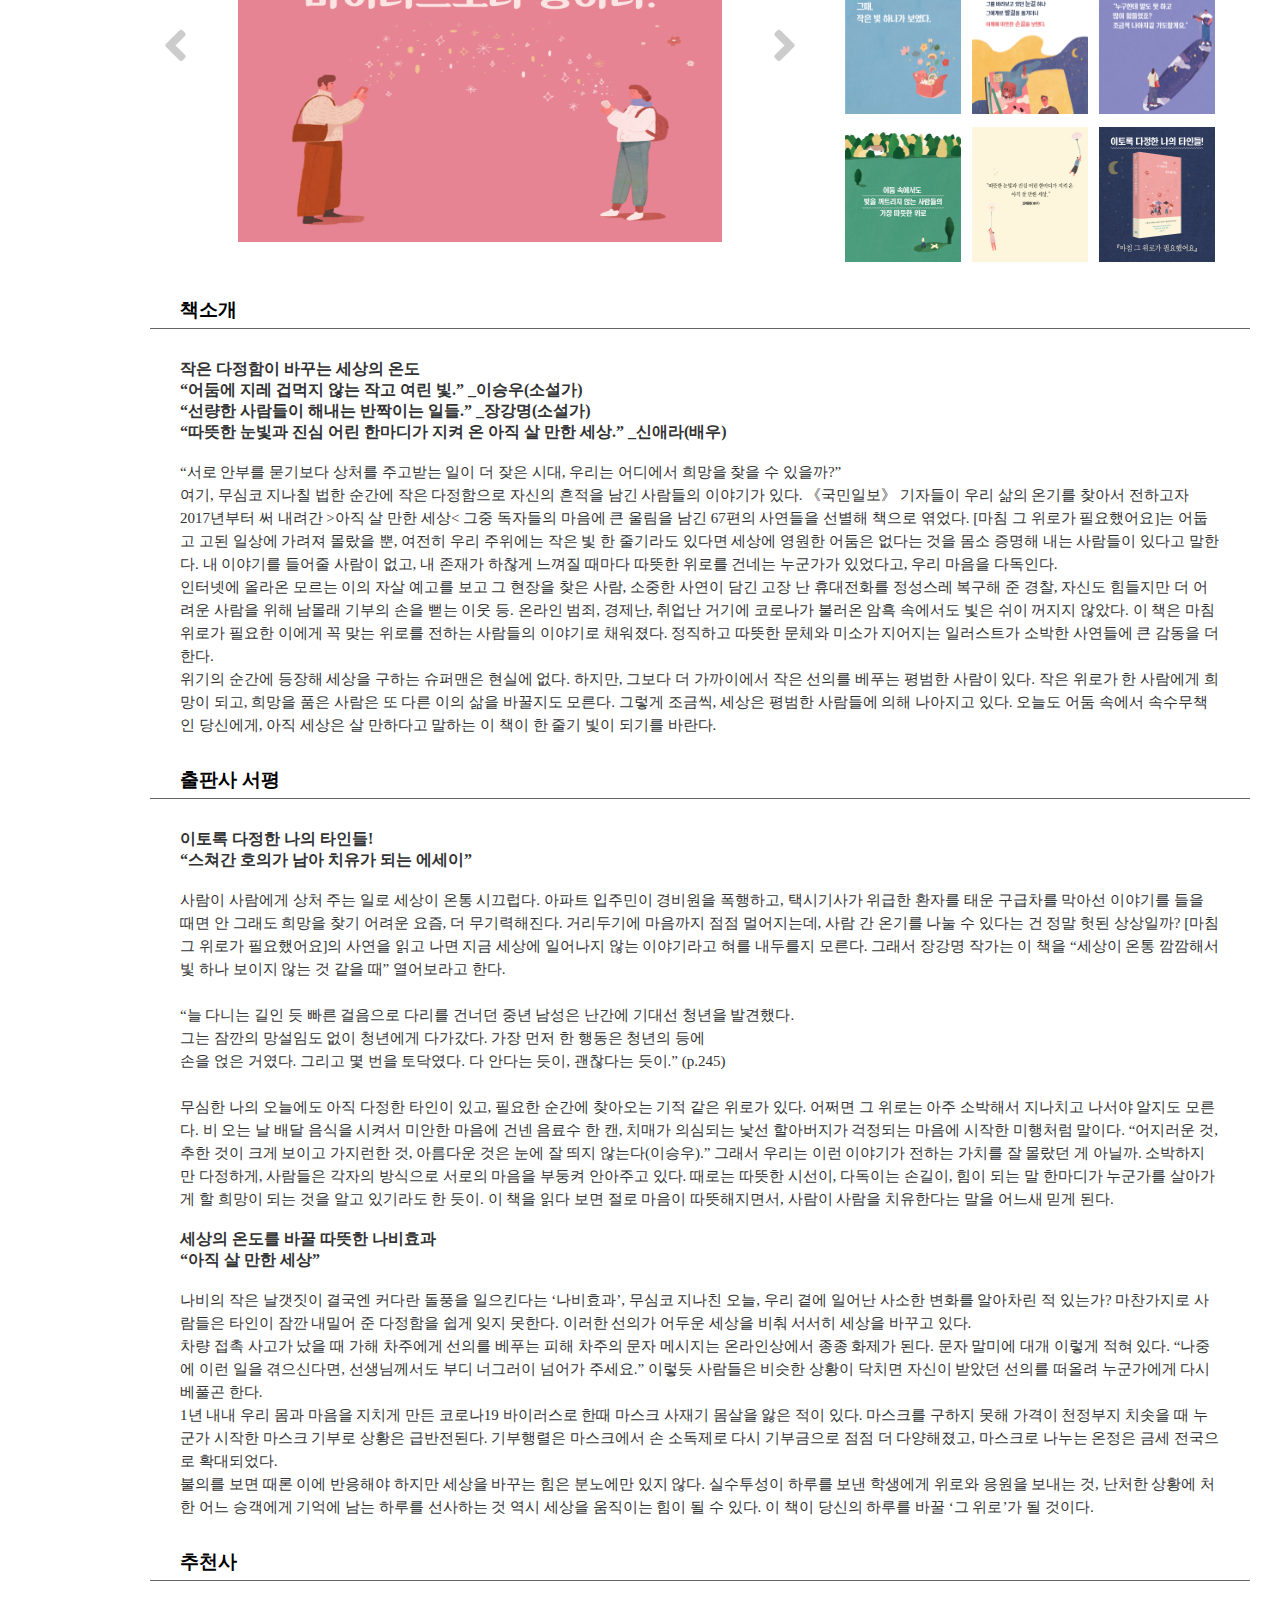
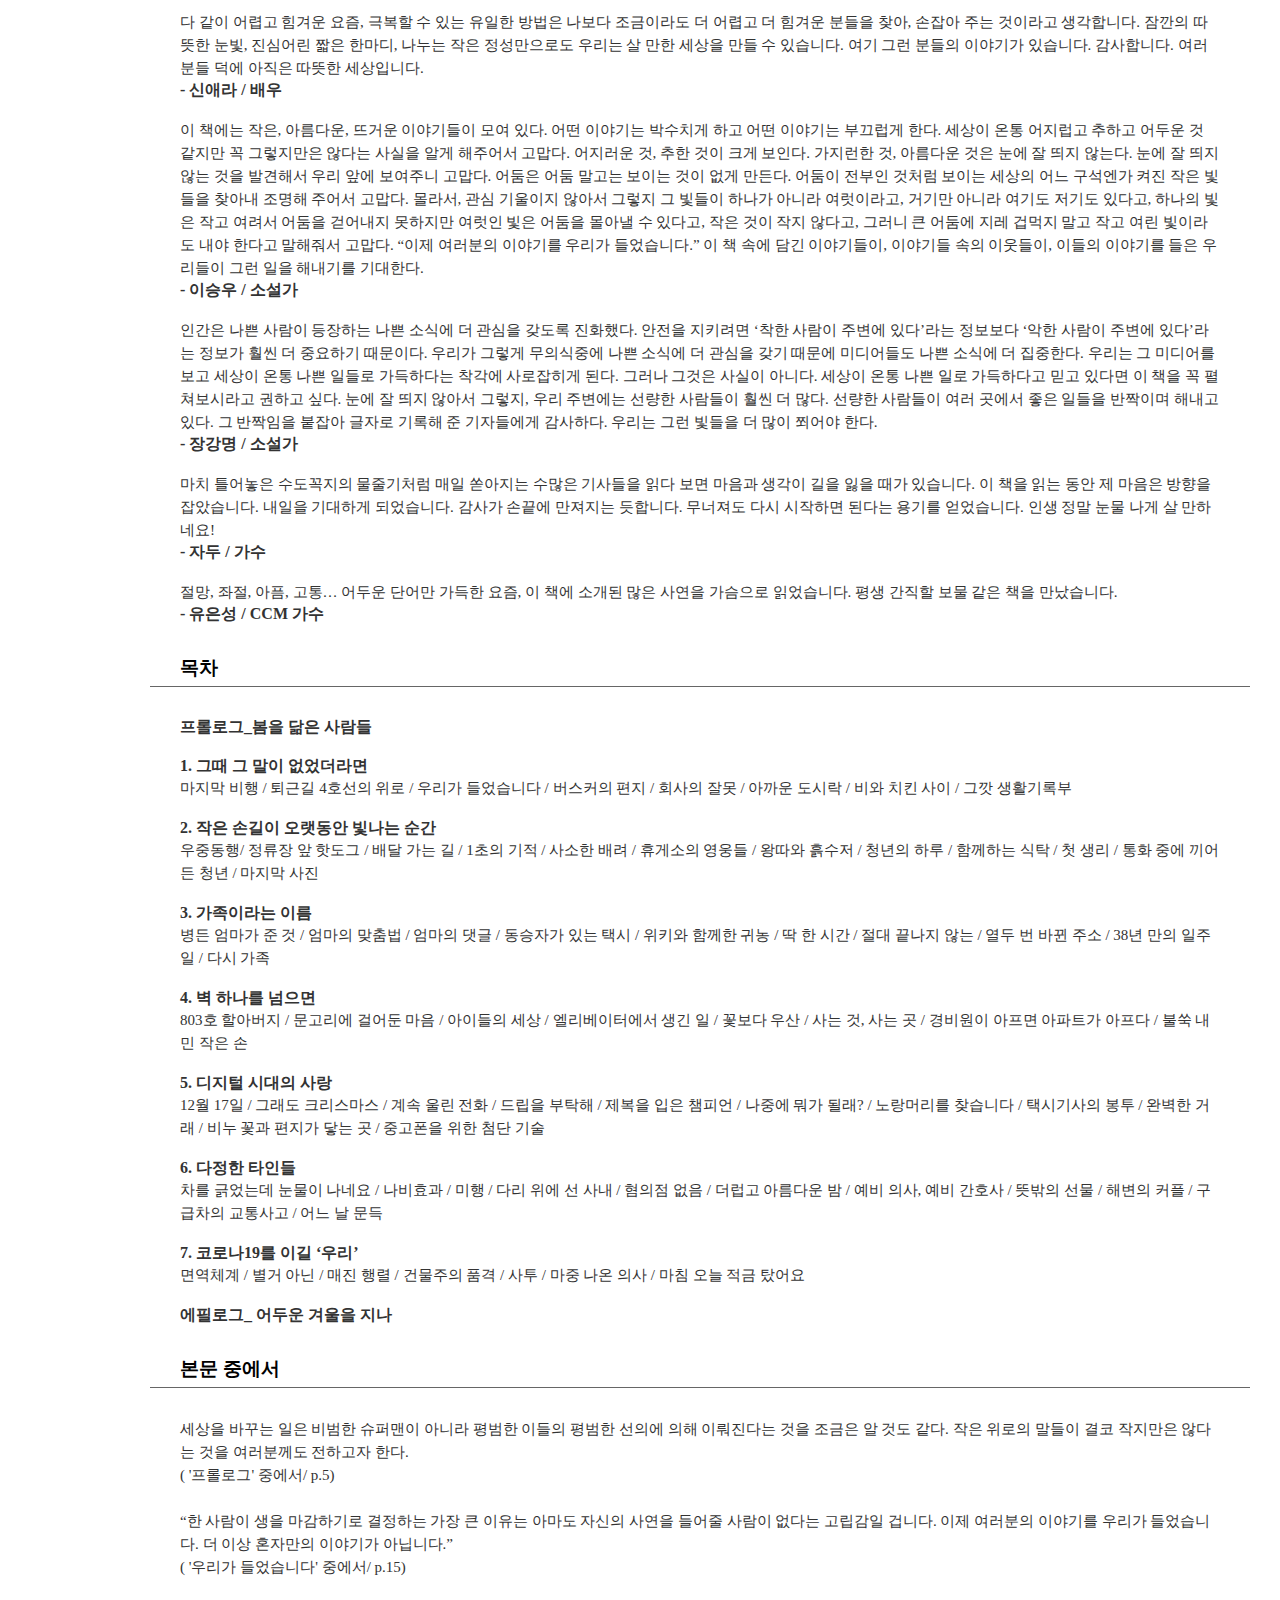
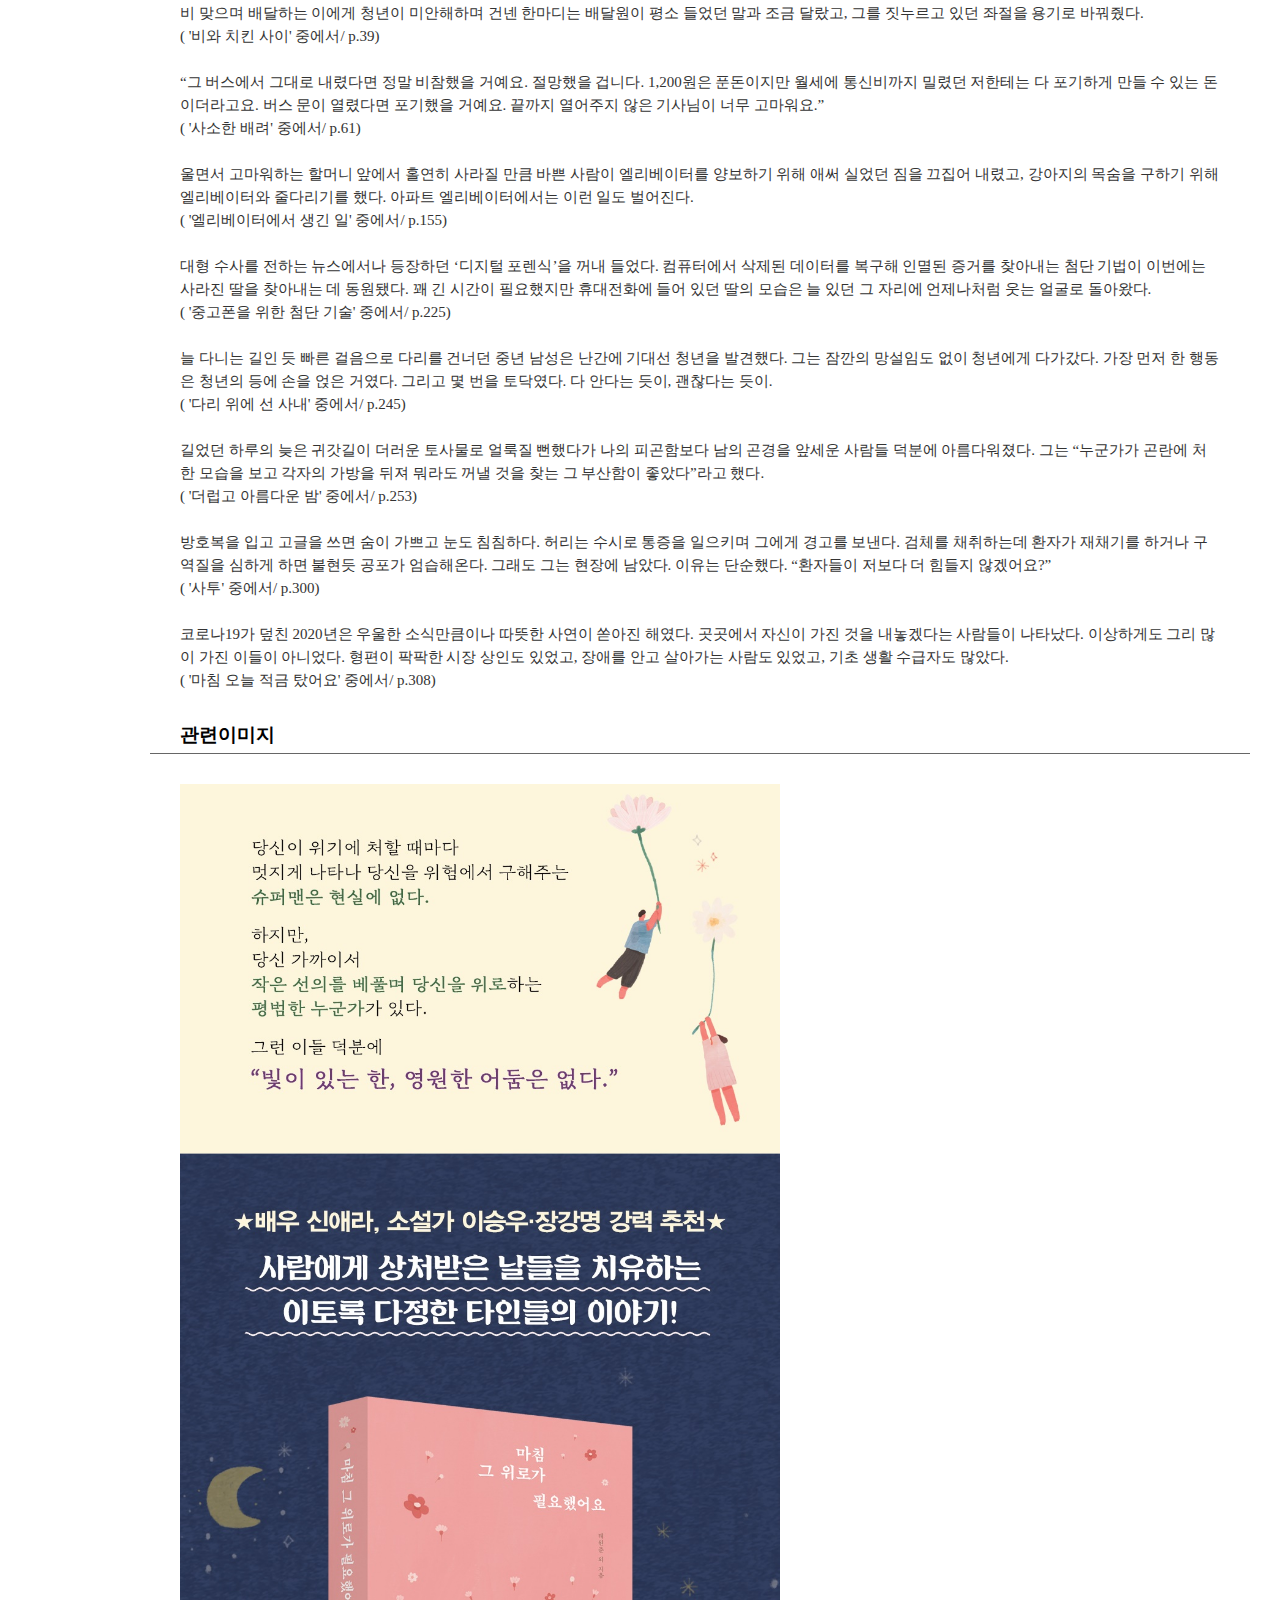
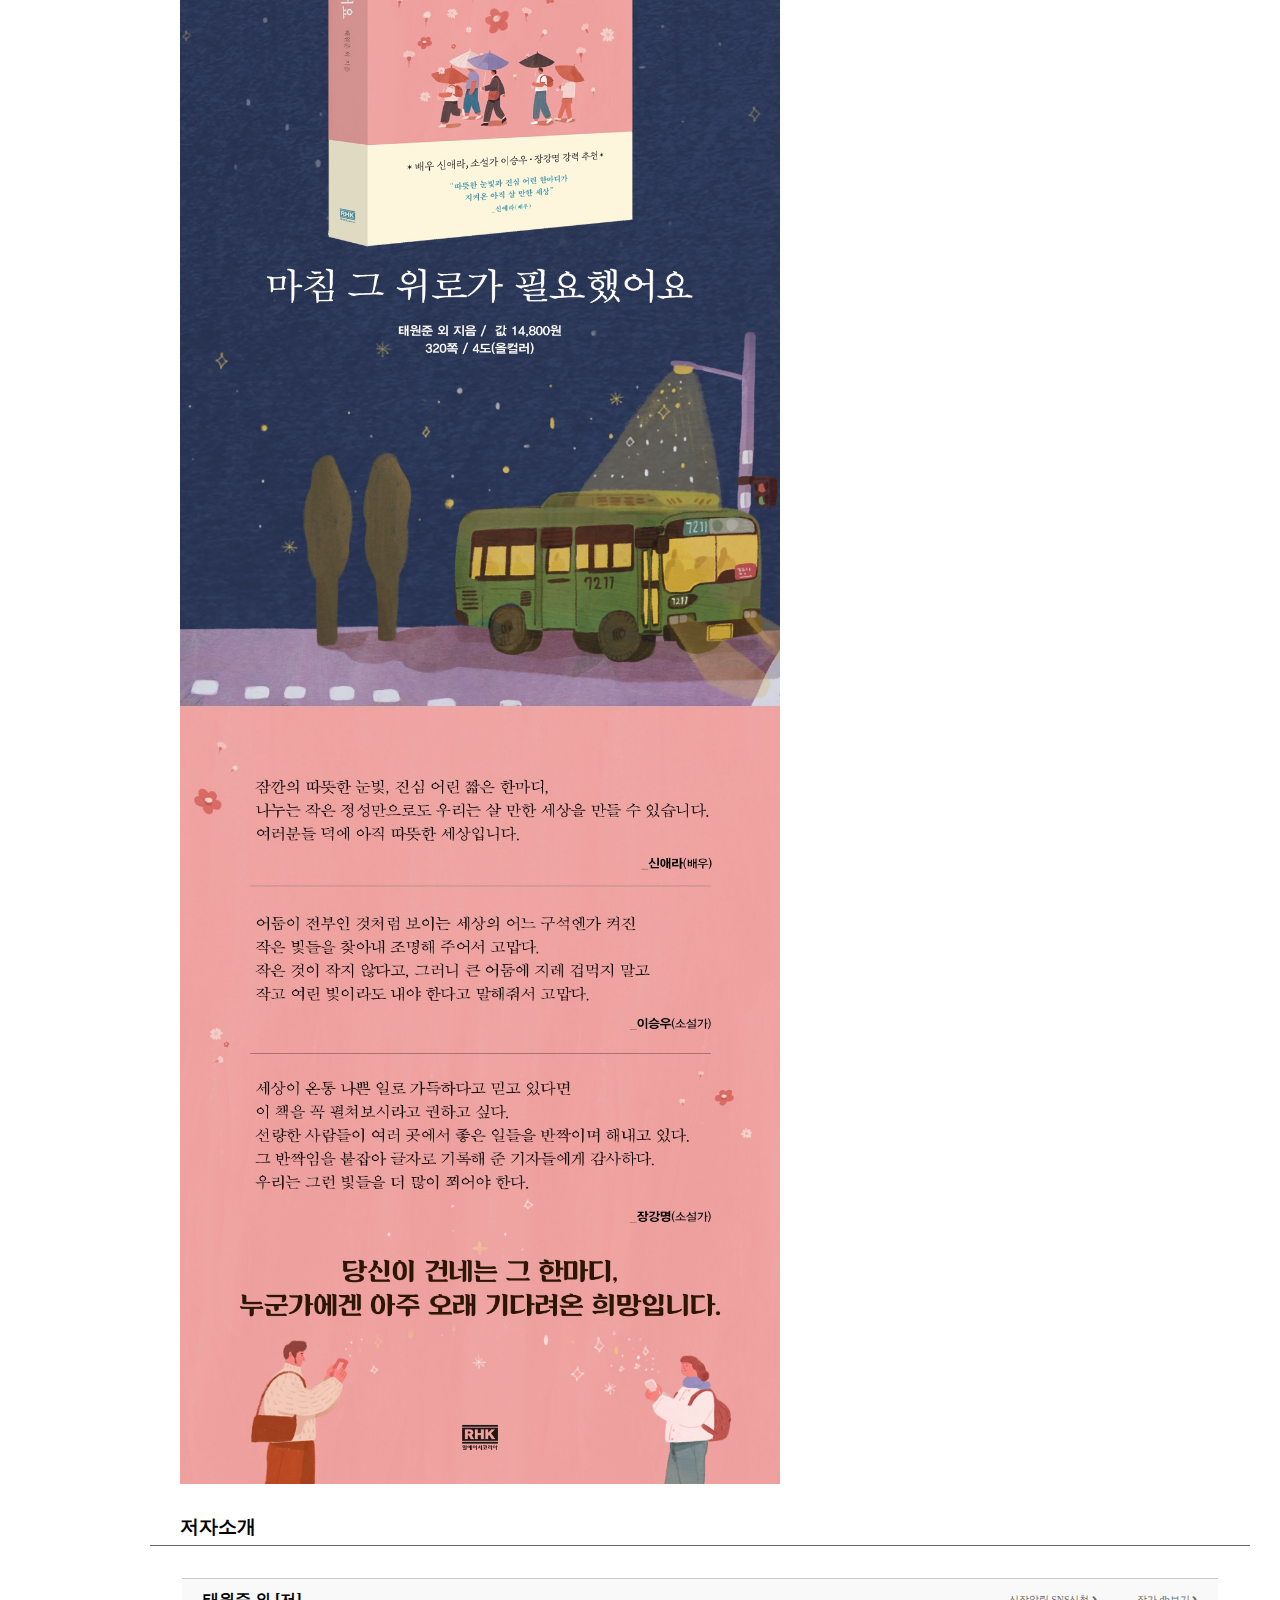
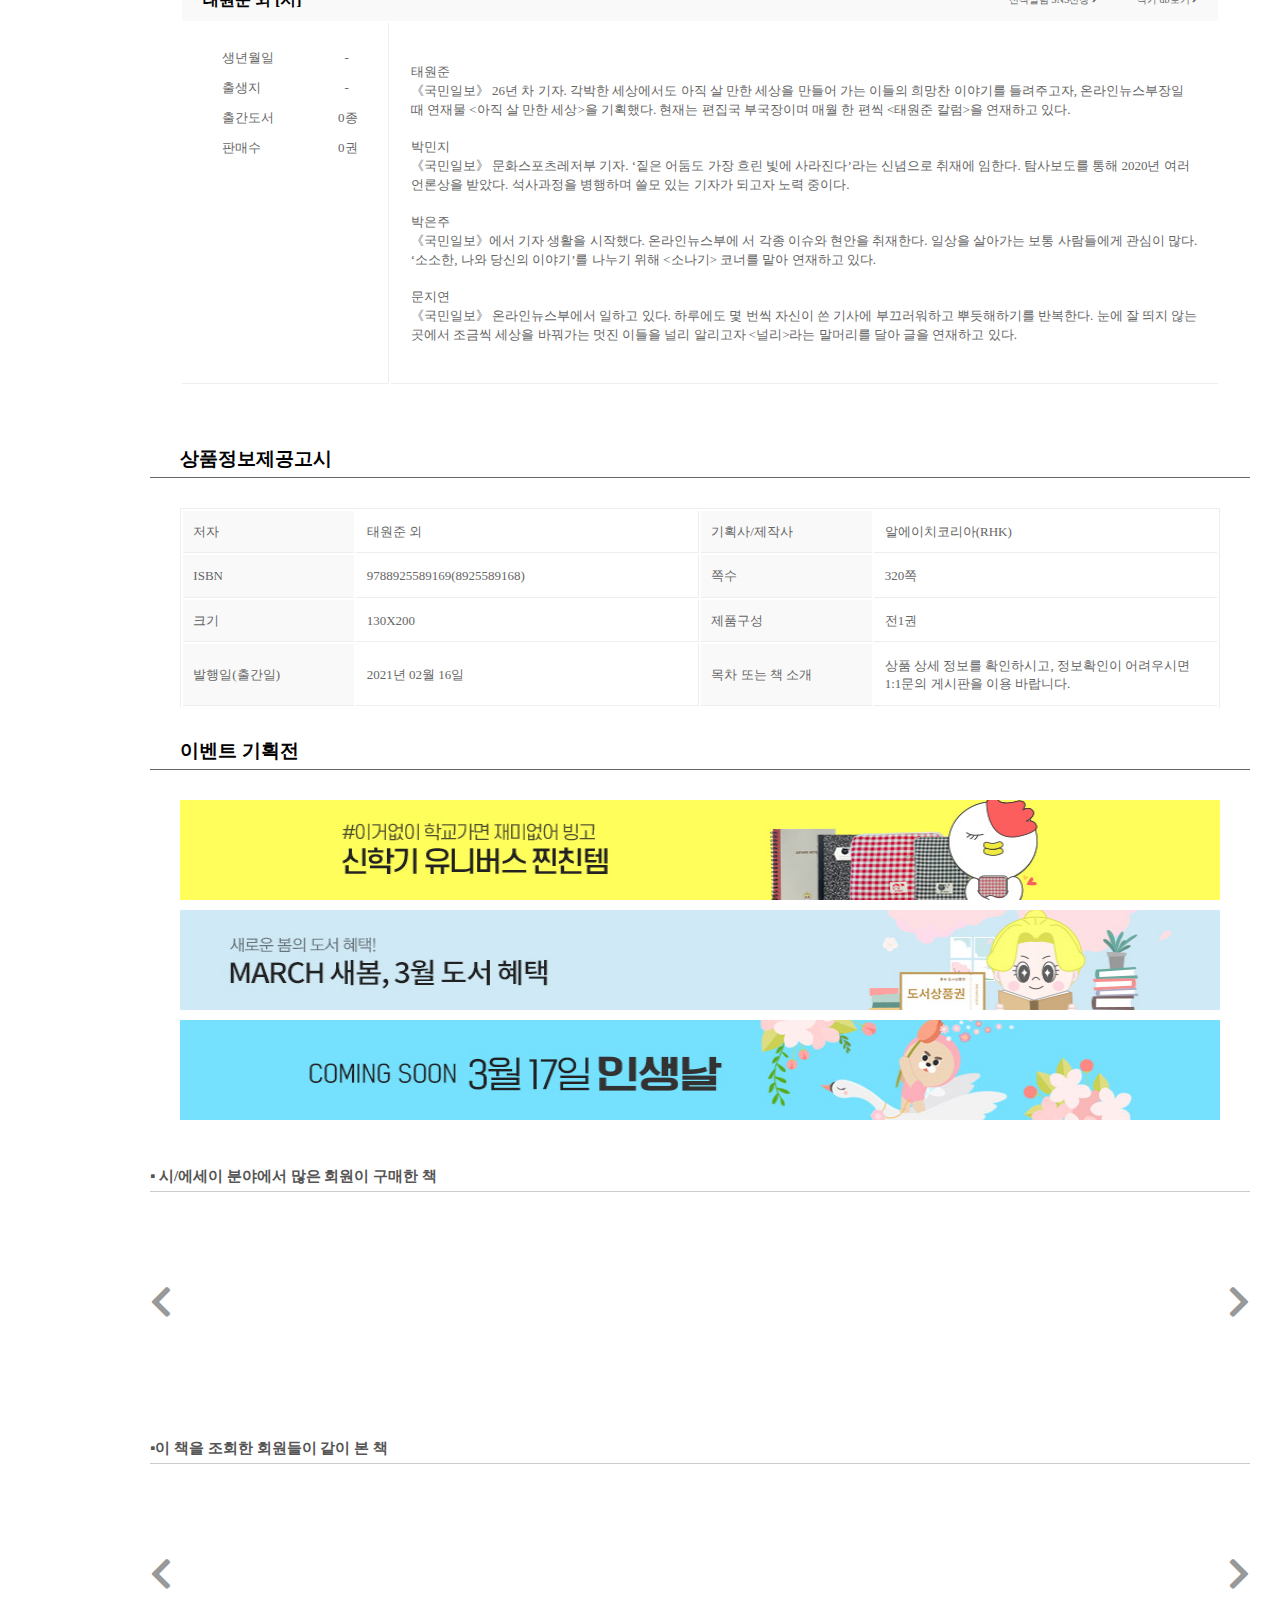
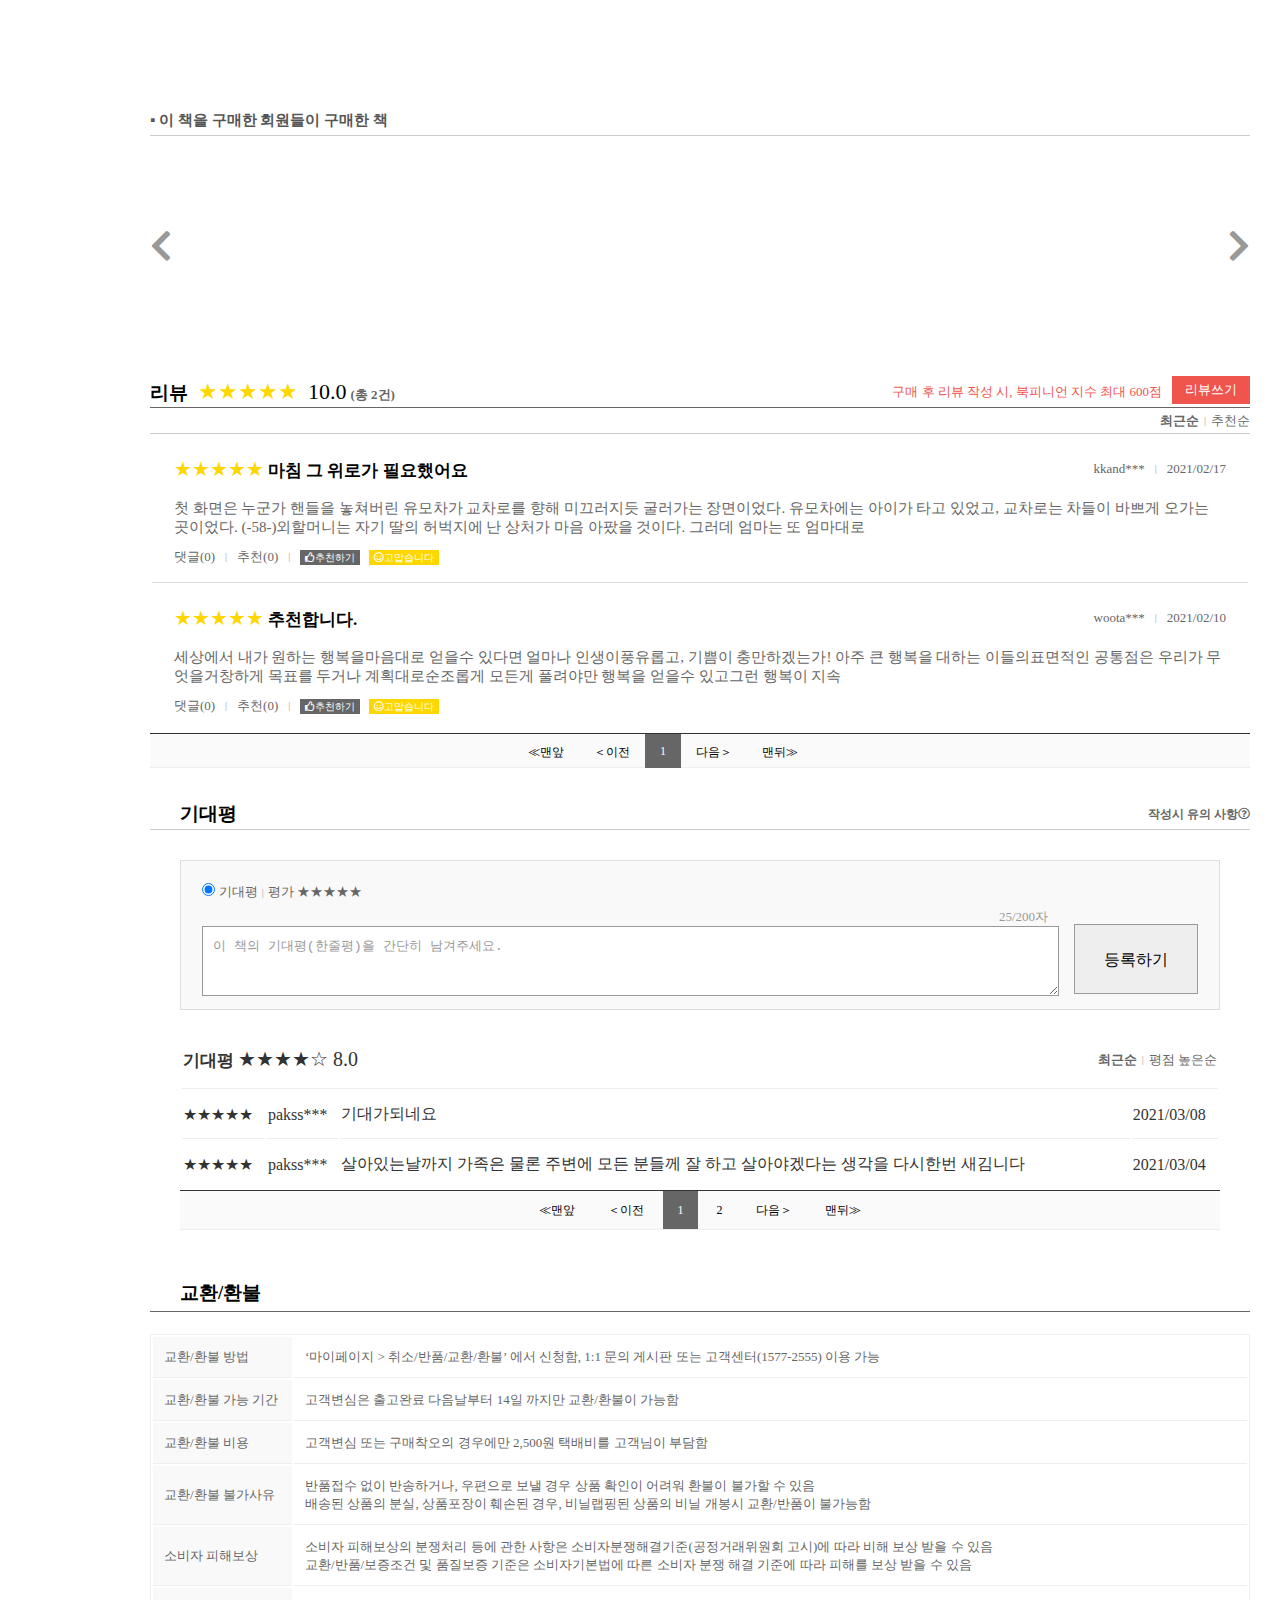
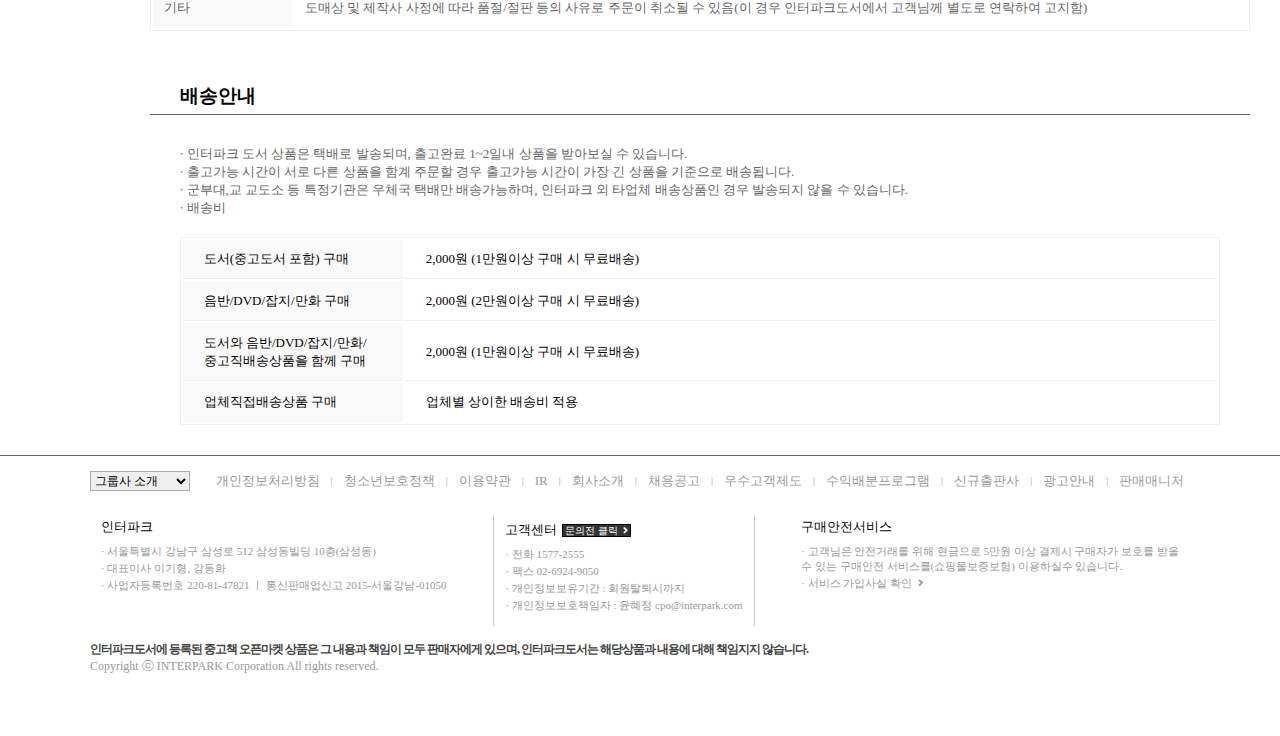
<file: 4rd_interparkbook/sub.html>
<!DOCTYPE html>
<html>
<head>
	<meta charset="utf-8">
	<title>♥싸니까 믿으니까 인터파크도서</title>
  <link rel="stylesheet" href="css/common.css">
  <link rel="stylesheet" href="css/sub.css">
  <link rel="stylesheet" href="https://use.fontawesome.com/releases/v5.10.0/css/all.css">
  <script src="https://code.jquery.com/jquery-3.5.1.js" integrity="aba7e94ca28a95bc8ff485ebc3d3c85f" crossorigin="anonymous"></script>
  <script src="js/head.js"></script>
  <script src="js/sub-bookstyle.js"></script>
  <script src="js/sub-count.js"></script>
  <script src="js/sub-close.js"></script>
  <script src="json/sub-relation_json.js"></script>
  <script src="js/sub-gift.js"></script>
  <script src="js/sub-ad.js"></script>
  <script src="json/sub-buy_json.js"></script>
  <script src="js/sub-buy.js"></script>
  <script src="js/sub-left1.js"></script>
  <script src="js/sub-menufixed.js"></script>
  <script src="js/sub-live.js"></script>
</head>

<body>
 <div id="wrap">
  <header>
   <!--Topbanner-->
     <div id="topbanner">
      <div class="h_banner1">
       <img src="img/main/h_banner1.jpg" alt="3월추천">
      </div>
      <div class="h_banner2">
      	<img src="img/main/h_banner2.jpg" alt="신학기찐템">
      	<i id="close" class="fas fa-times"></i>
      </div>
     </div>
     <!--login+바로가기-->
     <div id="header1">
      <div id="h1_wrap">
      	<div id="home">
      	 <ul>
      	 	<li><a href="#">홈</a></li>
      	 	<li class="h_main"><a href="#">도서 바로가기</a></li>
      	 	<li><a href="#">티켓</a></li>
      	 	<li><a href="#">투어</a></li>
      	 	<li><a href="#">아이마켓</a></li>
      	 </ul>
      	</div>
      	<div id="login">
      	 <ul>
      	   <li><a href="#">로그인</a></li>
      	   <li>|</li>
      	   <li><a href="#">회원가입</a></li>
      	   <li>|</li>
      	   <li><a href="#">북카트</a></li>
      	   <li>|</li>
      	   <li class="mypage">
      	   	 <a href="#">
      	   	 	마이페이지
      	   	 	 <i id="my_down" class="fas fa-angle-down"></i>
      	   	 	 <i id="my_up" class="fas fa-angle-up"></i></a>
      	   	 	<ul class="mypagesub">
      	   	 	 <li><a href="#">마이도서</a></li>
      	   	 	 <li><a href="#">주문배송조회</a></li>
      	   	 	 <li><a href="#">I-포인트적립</a></li>
      	   	 	 <li><a href="#">나의할인쿠폰</a></li>
      	   	 	 <li><a href="#">회원수정</a></li>
      	   	 	</ul>
      	   	 </li>
      	   	 <li>|</li>
      	   	 <li><a href="#">북피니언</a></li>
      	   	 <li>|</li>
      	   	 <li><a href="#">고객센터</a></li>
      	   	 <li>|</li>
      	   	 <li><a href="#">모바일APP</a></li>
      	   	 <li>|</li>
      	   	 <li>
      	   	 	<a href="#">스마트콘</a>
      	   	 	<span>off</span>
      	   	 </li>
      	   	</ul>
      	   </div>
      	  </div>
      	 </div>
      	<!--메인 header-->
      	<div id="header2">
      	 <div id="logo"><a href="#"><img src="img/main/logo.png" alt="logo"></a>
      	 </div>
      	 <div id="search">
          <div id="s_box">
           <input type="search" name="searchbox" id="searchbox" placeholder="신학기 신학생 추천도서">
           <i class="fas fa-search"></i>
          </div>
          <div id="keyword">
            <ul>
              <li><a href="#">신경숙 신작</a></li>
              <li>|</li>
              <li><a href="#">공무원마무리</a></li>
              <li>|</li>
              <li><a href="#">어른용동화</a></li>
              <li>|</li>
              <li><a href="#">한국사</a></li>
              <li>|</li>
              <li><a href="#">참고서신학기</a></li>
            </ul>
          </div>
        </div>
        <div id="h_banner3">
          <img src="img/main/h_banner3.jpg" alt="독서토크">
        </div>
      </div>
      <!--nav-->
      <div id="header3">
        <nav>
         <ul>
          <li id="allmenu">
            <i class="fas fa-bars"></i>
            전체 카테고리
            <i id="i-down1" class="fas fa-angle-down"></i>
            <i id="i-up1" class="fas fa-angle-up"></i>
          </li>
          <li><a href="#">베스트셀러</a></li>
          <li><a href="#">미디어추천</a></li>
          <li><a href="#">신간</a></li>
          <li><a href="#">이벤트</a></li>
          <li>|</li>
          <li><a href="#">국내</a></li>
          <li><a href="#">외국</a></li>
          <li><a href="#">eBook</a></li>
          <li><a href="#">중고</a></li>
          <li><a href="#">음반</a></li>
          <li><a href="#">DVD</a></li>
          <li><a href="#">북DB</a></li>
        </ul>
        <!--서브메뉴-->
        <div id="sub">
          <ul>
            <li>
              <h3>국내도서<i class="fas fa-angle-right"></i></h3>
              <ul>
                <li>소설</li>
                <li>장르소설</li>
                <li>시·에세이</li>
                <li>경제경영</li>
                <li>자기계발</li>
                <li>사회과학</li>
                <li>역사·문화</li>
                <li>예술·대중</li>
                <li>인문</li>
                <li>자연·과학</li>
                <li>종교·역학</li>
                <li>유아</li>
                <li>아동</li>
                <li>가정과생활</li>
                <li>청소년</li>
                <li>초등학습</li>
                <li>중등학습</li>
                <li>고등학습</li>
                <li>국어·외국어·사전</li>
              </ul>
              <ul>
                <li>자격서·수험서</li>
                <li>공무원 수험서</li>
                <li>컴퓨터·인터넷</li>
                <li>전공·대학교재</li>
                <li>여행</li>
                <li>취미레저</li>
                <li>건강뷰티</li>
                <li>잡지</li>
                <li>만화·라이트노벨</li>
                <li>유아동 전집</li>
                <li class="tomato">예약판매</li>
                <li class="tomato">프리미엄북</li>
              </ul>
              <img src="img/main/nav.jpg" alt="banner">
             </li>
             <li>
               <h3>외국도서<i class="fas fa-angle-right"></i></h3>
               <ul>
                 <li>어린이</li>
                 <li>문학</li>
                 <li>ELT·사전</li>
                 <li>일본도서</li>
                 <li>경제·인문</li>
                 <li>실용·예술</li>
                 <li>대학·전문서적</li>
                 <li>컴퓨터</li>
                 <li>해외잡지</li>
                 <li>해외주문원서</li>
                 <li>학습교구/게임</li>
                 <li class="tomato">예약판매</li>
                 <li class="tomato">원서vs번역서</li>
                </ul>
               </li>
               <li>
                 <h3>eBook<i class="fas fa-angle-right"></i></h3>
                 <ul>
                   <li>소설</li>
                   <li>장르소설</li>
                   <li>시·에세이</li>
                   <li>경제경영</li>
                   <li>자기계발</li>
                   <li>인문·역사</li>
                   <li>예술·종교</li>
                   <li>자연·사회과학</li>
                   <li>가정·취미·건강</li>
                   <li>초중고학습서</li>
                   <li>어학서·수험서</li>
                   <li>대학교재</li>
                   <li>외국도서</li>
                   <li>만화</li>
                   <li>어린이·청소년</li>
                   <li>잡지</li>
                   <li>성인</li>
                   <li>북씨</li>
                   <li class="tomato">새로나온 eBook</li>
                   <li class="tomato">대여 eBook</li>
                  </ul>
                 </li>
                 <li>
                   <h3>중고<i class="fas fa-angle-right"></i></h3>
                   <ul>
                    <li>소설</li>
                    <li>에세이·시</li>
                    <li>경제경영</li>
                    <li>자기계발</li>
                    <li>사회과학</li>
                    <li>역사</li>
                    <li>예술·대중문화</li>
                    <li>인문</li>
                    <li>자연과 과학</li>
                    <li>종교·역학</li>
                    <li>유아</li>
                    <li>아동</li>
                    <li>가정과생활</li>
                    <li>청소년</li>
                    <li>초중고학습서</li>
                    <li>국어·외국어</li>
                    <li>자격서·수험서</li>
                    <li>전공·대학교재</li>
                    <li>외국도서</li>
                    <li>건강·미용</li>
                    <li>만화</li>
                    <li>브랜드전집</li>
                    <li>중고음반</li>
                    <li>중고DVD</li>
                    <li class="tomato">균일가몰</li>
                    <li class="tomato">판매자 로그인</li>
                  </ul>
                 </li>
                 <li>
                  <h3>음반<i class="fas fa-angle-right"></i></h3>
                  <ul>
                    <li>가요</li>
                    <li>팝</li>
                    <li>클래식</li>
                    <li>국악</li>
                    <li>일본음악</li>
                    <li>락</li>
                    <li>뉴에이지</li>
                    <li>해외구매</li>
                    <li>수입음반</li>
                  </ul>
                  <ul>
                    <li>재즈</li>
                    <li>유아·아동·태교</li>
                    <li>뮤직 DVD</li>
                    <li>O.S.T</li>
                    <li>월드뮤직</li>
                    <li>종교</li>
                    <li class="tomato">예약판매</li>
                    <li class="tomato">스타샵</li>
                    <li class="tomato">아티스트 파일</li>
                    <li class="tomato">LP</li>
                  </ul>
                </li>
                <li>
                  <h3>DVD<i class="fas fa-angle-right"></i></h3>
                  <ul>
                   <li>블루레이</li>
                   <li>EBS교육용</li>
                   <li>유아동 DVD</li>
                   <li>영화</li>
                   <li>다큐멘터리</li>
                   <li>건강·취미·스포츠</li>
                  </ul>
                  <ul>
                    <li>TV시리즈</li>
                    <li>해외구매</li>
                    <li>블루레이회외구매</li>
                    <li>애니메이션</li>
                    <li>예약판매</li>
                  </ul>
                 </li>
                 <li>
                  <h3>굿즈<i class="fas fa-angle-right"></i></h3>
                  <ul>
                    <li>문구/펜시</li>
                    <li>사무/학용</li>
                    <li>학습</li>
                    <li>독서용품</li>
                  </ul>
                 </li>
                </ul>
                <div id="subclose">
                  <span class="sub_x">X</span>
              </div>
            </div>
           </nav>
          </div>
         </header>
        <section>
         <div id="sewrap">
          <!--왼쪽-->
           <div id="seleft">
            <div class="left1">
              <span class="leftprev">&lt;</span>
               <ul>
                <li class="on">
                  <img src="img/sub/left1-1.jpg" alt="">
                  <div class="leno">1/4</div>
                </li>
                <li>
                  <img src="img/sub/left1-2.jpg" alt="">
                  <div class="leno">2/4</div>
                </li>
                <li>
                  <img src="img/sub/left1-3.jpg" alt="">
                  <div class="leno">3/4</div>
                </li>
                <li>
                  <img src="img/sub/left1-4.jpg" alt="">
                  <div class="leno">4/4</div>
                </li>
              </ul>
              <span class="leftnext">&gt;</span>
            </div>
            <div class="left2">
              <ul>
                <li><img src="img/sub/left2-1.jpg" alt=""></li>
                <li><img src="img/sub/left2-2.jpg" alt=""></li>
              </ul>
            </div>
            <div class="left3">
              <ul>
                <li><img src="img/sub/left3-1.jpg" alt=""></li>
                <li><img src="img/sub/left3-2.jpg" alt=""></li>
              </ul>
            </div>
          </div>
        <!--가운데-->
          <div id="semiddle">
            <!--책경로-->
             <div id="load">
               <ul>
                <li><a href="#">홈</a>
                </li>
                <li><i class="fas fa-angle-right"></i></li>
                <li><a href="#">국내도서<i class="fas fa-sort-down"></i></a></li>
                <li><i class="fas fa-angle-right"></i></li>
                <li><a href="#">시/에세이<i class="fas fa-sort-down"></i></a></li>
                <li><i class="fas fa-angle-right"></i></li>
                <li><a href="#">에세이/산문<i class="fas fa-sort-down"></i></a></li>
                <li><i class="fas fa-angle-right"></i></li>
                <li><a href="#">한국에세이<i class="fas fa-sort-down"></i></a></li>
              </ul>
             </div>
             <!--책제목-->
              <div id="booktitle">
                <div class="title">
                  <h1>마침 그 위로가 필요했어요</h1>
                  <span class="receipt">소득공제</span>
                </div>
                <div class="Evaluation">
                  <span class="bookstar">★★★★★</span>
                  <p class="point">10</p>
                  <span class="memo">I&nbsp;&nbsp;&nbsp;<i class="far fa-edit"></i>리뷰</span></div>
                </div>
              <!--구매선택-->
              <div id="sale">
               <div id="saleimg">
                <div class="cover"><img src="img/sub/cover.jpg" alt="마침 위로가 필요했어요"></div>
                <div class="view">
                  <div class="sview"><i class="fas fa-search"></i>&nbsp;크게보기</div>
                  <div class="sview"><i class="fas fa-book-open"></i>&nbsp;미리보기</div>
                </div>
                <div class="add">
                 <p><span class="sas1"><i class="fas fa-caret-right"></i></span>&nbsp;분야&nbsp;<span class="sas2">115</span>위</p>
                </div>
                <div class="add">
                  <p>판매지수&nbsp;<span class="sas2">4,797</span>&nbsp;<span class="sas3"><i class="fas fa-exclamation"></i></span></p>
                </div>
                <div class="add">
                  <p>공유하기&nbsp;<span class="sas4"><i class="fab fa-twitter-square"></i></span>&nbsp;<span class="sas5"><i class="fab fa-facebook-square"></i></span></p>
                </div>
              </div>
              <div id="salechoice">
                <div class="explain">
                  <ul>
                    <li>저 : <a href="#">태원준 외</a></li>
                    <li><span class="sas6">|</span></li>
                    <li>출판사 : <a href="#">알에이치코리아(RHK)</a></li>
                    <li><span class="sas6">|</span></li>
                    <li>발행 : 2021년 02월 16일</li>
                    <li><span class="sas6">|</span></li>
                    <li>쪽수 : 320</li>
                    <li><span class="sas6">|</span></li>
                    <li>제품구성 : 전1권</li>
                    <li><span class="sas6">|</span></li>
                    <li>ISBN : 9788925589169</li>
                  </ul>
                 </div>
                 <div class="choice">
                <div class="popup">
                  <span class="popclose"><i class="fas fa-window-close"></i></span>
                </div>
                <div class="price">
                  <h4>정가</h4>
                  <p>14,800원</p>
                </div>
                <ul class="bookstyle">
                  <li class="on">
                    <div class="box1">
                      <h4>새책</h4>
                      <h3>13,500원<span class="sas7">(10%할인)</span></h3>
                      <span class="sas7">750P (5%적립)</span>
                    </div>
                    <div class="box2">
                      <h4>새책</h4>
                      <h3>13,500원<span class="sas7">(10%할인)</span></h3>
                      <span class="sas7">750P (5%적립)</span>
                      <i class="fas fa-caret-down"></i>
                    </div>

                  </li>
                  <li>
                    <div class="box1">
                      <h4>eBook 구매</h4>
                      <h3>12,000원<span class="sas7">(20%할인)</span></h3>
                      <span class="sas7">600P (5%적립)</span>
                    </div>
                    <div class="box3">
                      <h4>eBook 구매</h4>
                      <h3>12,000원<span class="sas7">(20%할인)</span></h3>
                      <span class="sas7">600P (5%적립)</span>
                      <i class="fas fa-caret-down"></i>
                    </div>
                  </li>
                </ul>
                   <ul class="bookinfo">
                    <li class="on">
                      <table class="table1">
                        <tr>
                          <th>할인 혜택</th>
                          <td>
                            <a href="#">
                              <span class="sas7">카드/간편결제 할인</span>
                              <span class="sas2"><i class="fas fa-angle-right"></i></span>
                             </a>
                             <span class="sas6">|</span>
                             <a href="#">
                              <span class="sas7">무이자 할부</span>
                              <span class="sas2"><i class="fas fa-angle-right"></i></span>
                            </a>
                          </td>
                          </tr>
                          <tr>
                            <th></th>
                            <td>
                              <span class="sas7">
                                I-Point 적립은 출고완료 후 14일 이내 마이페이지에서 <span class="sas2 sas9">적립받기</span>한 경우만 적립됩니다.</span>
                            </td>
                          </tr>
                          <tr>
                            <th>추가혜택</th>
                            <td>
                              <h5>
                               <a href="#"><i class="fas fa-download"></i>6천원 제휴 할인쿠폰 받기</a>
                               <span class="sas6">&nbsp;&nbsp;|&nbsp;&nbsp;</span>
                               <a href="#"><i class="fas fa-download"></i>SKT전용 6천원할인쿠폰 받기</a>
                               <span class="sas6">&nbsp;&nbsp;|&nbsp;&nbsp;</span>
                               <a href="#"><i class="fas fa-download"></i>3천원 중복할인 쿠폰</a>
                              </h5>
                            </td>
                          </tr>
                          <tr class="colorsheet">
                            <td colspan="2">
                              <div><a href="#">
                                <p><span class="sas10">이달의 혜택 모음</span>
                                   <span class="sas11">도서상품권 혜택 받기</span>
                                   <i class="fas fa-angle-right"></i>
                                  </p>
                                </a></div>
                              </td>
                            </tr>
                            <tr>
                              <th>배송정보</th>
                              <td>
                                <span class="sas12">하루배송</span>
                                <span class="sas7"><i class="fas fa-question-circle"></i></span>
                                <span class="sas6">&nbsp;|&nbsp;</span>
                                <span class="sas8 sas9">서울시 강남구 삼성로 512</span>
                                <span class="sas7"><i class="far fa-question-circle"></i></span>
                                <span class="sas7">변경</span>
                                <span><i class="fas fa-angle-right"></i></span>
                                <span class="sas6">&nbsp;|&nbsp;</span>
                                <span class="sas7">배송지원보상안내</span>
                                <i class="fas fa-angle-right"></i>
                                <span class="sas6">&nbsp;|&nbsp;</span>
                                <span class="sas7">무료배송</span>
                                <span class="sas6">&nbsp;|&nbsp;</span>
                                <span class="sas7">해외배송가능</span>
                              </td>
                            </tr>
                            <tr>
                              <th>주문량</th>
                              <td>
                                <div class="count">
                                  <a href="#" class="minus"><i class="fas fa-minus"></i></a>
                                  <input type="number" min="1" value="1" class="number">
                                  <a href="#" class="plus"><i class="fas fa-plus"></i></a>
                                </div>
                              </td>
                            </tr>
                          </table>
                          <div class="btns">
                            <a href="#" class="btn1" id="cx'1">북카트 담기</a>
                            <a href="#" class="btn1" id="order1">바로구매</a>
                            <a href="#" class="btn1" id="pickup1">매장픽업</a>
                            <a href="#" class="btn2" id="heart1"><i class="far fa-heart"></i></a>
                          </div>
                        </li>
                        <li>
                          <div class="tchoice">
                            <h4>구매</h4>
                            <input type="radio" checked>
                            <p>12,000원(20%↓) + 600p (5%적립)</p>
                            <span class="sas7"><a href="#">바로가기</a>&nbsp;</span>
                            <span class="sas2"><i class="fas fa-angle-right"></i></span>
                          </div>
                          <table class="table2">
                            <tr>
                              <th>파일포맷/용량</th>
                              <td>epub / 10.2 MB</td>
                            </tr>
                            <tr>
                              <th>이용환경</th>
                              <td>전용단말기/아이폰/아이패드/안드로이드폰·태블릿/PC</td>
                            </tr>
                            <tr>
                              <th>다운로드기간</th>
                              <td>제한없음</td>
                            </tr>
                            <tr>
                              <th>다운로드방법</th>
                              <td>유/무선 모두 지원<span class="sas6">&nbsp;&nbsp;|&nbsp;&nbsp;</span>비스킷 앱 무선 다운로드 가능</td>
                            </tr>
                            <tr>
                              <td colspan="2">
                                <span class="sas1 sas13"><i class="fas fa-exclamation-circle"></i>&nbsp;파일용량 및 다운로드기간 등의 상세 정보는 구매 여부, 대여일에 따라 다를 수 있으므로, 상세페이지에서 확인하세요.</span></td>
                            </tr>
                          </table>

                          <div class="btns">
                            <a href="#" class="btn1" id="cart2">북카트 담기</a>
                            <a href="#" class="btn1" id="order2">바로구매</a>
                          </div>
                        </li>
                       </ul>
                      </div>
                    </div>
                   </div>
                   <!--이벤트요약-->
                    <div id="summary">
            <ul class="sukind">
              <li class="on">이벤트/기획전(3)</li>
              <li>연관 도서(8)</li>
              <li>사은품(7)</li>
            </ul>
            <div class="gift">
              <span class="sus4">＜</span>
              <span class="sus4">＜</span>
              <span class="sus4">＜</span>
              <div class="on">
                <div class="plan">
                  <span id="giprev1"><i class="fas fa-angle-left"></i></span>   
                  <ul class="splan">
                    <li>
                      <div class="pimg"><img src="img/sub/plan1.jpg" alt="신학기템"></div>
                      <p>[전분야사은품] 이거 안사지마요_신학기템</p>
                      <p>2021/02/22 ~ 2021/03/17</p>
                    </li>
                    <li>
                      <div class="pimg"><img src="img/sub/plan2.jpg" alt="윌라"></div>
                      <p>[기획] 윌라 2개월 구독권 증정 이벤트</p>
                      <p>2021/03/01 ~ 2021/03/31</p>
                    </li>
                    <li>
                      <div class="pimg"><img src="img/sub/plan3.jpg" alt="문학공원"></div>
                      <p>[문학추천] 3월, 달콤한 문학 공원</p>
                      <p>2021/02/24 ~ 2021/03/31</p>
                    </li>
                  </ul>
                  <span id="ginext1"><i class="fas fa-angle-right"></i></span>
                </div>
              </div>
              <div>
                <div class="relation">
                  <span id="giprev2"><i class="fas fa-angle-left"></i></span>
                  <ul class="srelation">
                    <li class="bookname">
                      <div class="rimg"></div>
                      <div class="rtxt"></div>
                    </li>
                    <li class="bookname">
                      <div class="rimg"></div>
                      <div class="rtxt"></div>
                    </li>
                    <li class="bookname">
                      <div class="rimg"></div>
                      <div class="rtxt"></div>
                    </li>
                    <li class="bookname">
                      <div class="rimg"></div>
                      <div class="rtxt"></div>
                    </li>
                    <li class="bookname">
                      <div class="rimg"></div>
                      <div class="rtxt"></div>
                    </li>
                    <li class="bookname">
                      <div class="rimg"></div>
                      <div class="rtxt"></div>
                    </li>
                    <li class="bookname">
                      <div class="rimg"></div>
                      <div class="rtxt"></div>
                    </li>
                    <li class="bookname">
                      <div class="rimg"></div>
                      <div class="rtxt"></div>
                    </li>
                  </ul>
                  <span id="ginext2"><i class="fas fa-angle-right"></i></span>
                </div>
              </div>
              <div>
              <div class="present">
                <span id="giprev3"><i class="fas fa-angle-left"></i></span>
                  <ul class="spresent">
                <li>
                 <div class="rimg"><img src="img/sub/gift1.jpg" alt=""></div>
                  <div class="rtxt">
                   <p>[유료600P] 천문학자 렌티큘러 카드</p>
                    <p>천문학자는 별을 보지 않는다... 도서 1권 구매시</p>
                     <p><span class="sus2">Ⅰ</span><span class="sus3">&nbsp;600point</span></p>
                   </div>
                  </li>
                   <li>
                    <div class="rimg"><img src="img/sub/gift2.jpg" alt=""></div>
                     <div class="rtxt">
                      <p>2인조 마스킹테이프</p>
                      <p>대상도서 20,000원 이상 구매시</p>
                      <p><span class="sus2">Ⅰ</span><span class="sus3">&nbsp;1,500point</span></p>
                     </div>
                    </li>
                    <li>
                     <div class="rimg"><img src="img/sub/gift3.jpg" alt=""></div>
                      <div class="rtxt">
                      <p>[출력] 윌라 2개월 구독권_2차</p>
                      <p>대상도서 20,000원 이상 구매시</p>
                      <p><span class="sus2">Ⅰ</span><span class="sus3">&nbsp;무료</span></p>
                     </div>
                    </li>
                    <li>
                     <div class="rimg"><img src="img/sub/gift4.jpg" alt=""></div>
                      <div class="rtxt">
                       <p>[유료3,900P] 더 좋은 곳으로 가자 ...</p>
                       <p>이벤트도서 구매시</p>
                       <p><span class="sus2">Ⅰ</span><span class="sus3">&nbsp;3,900point</span></p>
                      </div>
                     </li>
                     <li>
                      <div class="rimg"><img src="img/sub/gift5.jpg" alt=""></div>
                      <div class="rtxt">
                       <p>[유료5000P] 노트북 파우... (지급종료)</p>
                       <p>대상도서 40,000원 이상 구매시</p>
                       <p><span class="sus2">Ⅰ</span><span class="sus3">&nbsp;5,000point</span></p>
                     </div>
                    </li>
                    <li>
                     <div class="rimg"><img src="img/sub/gift6.jpg" alt=""></div>
                     <div class="rtxt">
                       <p>[유료4000P] 리뷰노트+메... (지급종료)</p>
                       <p>대상도서 30,000원 이상 구매시</p>
                       <p><span class="sus2">Ⅰ</span><span class="sus3">&nbsp;4,000point</span></p>
                     </div>
                    </li>
                    <li>
                      <div class="rimg"><img src="img/sub/gift7.jpg" alt=""></div>
                      <div class="rtxt">
                       <p>[유료1,800P] 천문학자 마우스패드(...</p>
                       <p>이벤트도서 구매시</p>
                       <p><span class="sus2">Ⅰ</span><span class="sus3">&nbsp;1,800point</span></p>
                      </div>
                     </li>
                    </ul>
                     <span id="ginext3"><i class="fas fa-angle-right"></i></span>
                    </div>
                   </div>
                  </div>
                   <div id="ad">
                    <div class="dotbox">
                     <i class="fas fa-circle"></i>
                     <i class="fas fa-circle"></i>
                     <i class="fas fa-circle"></i>
                     <i class="fas fa-circle"></i>
                     <i class="fas fa-circle"></i>
                    </div>
                     <ul class="adslide">
                      <li><img src="img/sub/ad1.jpg" alt=""></li>
                      <li><img src="img/sub/ad2.jpg" alt=""></li>
                      <li><img src="img/sub/ad3.jpg" alt=""></li>
                      <li><img src="img/sub/ad4.jpg" alt=""></li>
                      <li><img src="img/sub/ad5.jpg" alt=""></li>
                    </ul>
                   </div>
                  </div>
                   <!--메뉴-->
                          <div id="submenu">
                            <ul>
                              <li class="on"><a href="#">책정보</a></li>
                              <li><a href="#">이벤트/기획전</a></li>
                              <li><a href="#">추천도서</a></li>
                              <li><a href="#">기대평/리뷰</a></li>
                              <li><a href="#">교환/환불/배송</a></li>
                            </ul>
                          </div>
                          <!--상품 분류-->
                          <div id="kind">
                            <div class="setitle">
                              <h3>이 상품의 분류</h3>
                            </div>
                            <div class="kilist">
                              <ul>
                                <li><a href="#">Home</a></li>
                                <li><i class="fas fa-angle-right"></i></li>
                                <li><a href="#">도서</a></li>
                                <li><i class="fas fa-angle-right"></i></li>
                                <li><a href="#">시/에세이</a></li>
                                <li><i class="fas fa-angle-right"></i></li>
                                <li><a href="#">에세이/산문</a></li>
                                <li><i class="fas fa-angle-right"></i></li>
                                <li><a href="#">한국에세이</a></li>
                              </ul>
                             </div>
                            </div>
                          <!--라이브북-->
                           <div id="live">
                             <div class="setitle">
                              <h3>라이브북</h3>
                             </div>
                             <div class="licon">
                              <div class="mainimg">
                                <span class="liprev"><i class="fas fa-angle-left"></i></span>
                                <img src="img/sub/live1.jpg" alt="">
                                <span class="linext"><i class="fas fa-angle-right"></i></span>
                              </div>
                              <div class="subimg">
                                <ul class="miniimg">
                                  <li class="on"><img src="img/sub/live1.jpg" alt=""></li>
                                  <li><img src="img/sub/live2.jpg" alt=""></li>
                                  <li><img src="img/sub/live3.jpg" alt=""></li>
                                  <li><img src="img/sub/live4.jpg" alt=""></li>
                                  <li><img src="img/sub/live5.jpg" alt=""></li>
                                  <li><img src="img/sub/live6.jpg" alt=""></li>
                                  <li><img src="img/sub/live7.jpg" alt=""></li>
                                  <li><img src="img/sub/live8.jpg" alt=""></li>
                                  <li><img src="img/sub/live9.jpg" alt=""></li>
                                </ul>
                              </div>
                             </div>
                            </div>
                            <div class="sebox">
                              <div class="setitle">
                                <h3>책소개</h3>
                              </div>
                              <div class="secon">
                                <h4>작은 다정함이 바꾸는 세상의 온도</h4>
              <h4>“어둠에 지레 겁먹지 않는 작고 여린 빛.” _이승우(소설가)</h4>
              <h4>“선량한 사람들이 해내는 반짝이는 일들.” _장강명(소설가)</h4>
              <h4>“따뜻한 눈빛과 진심 어린 한마디가 지켜 온 아직 살 만한 세상.” _신애라(배우)</h4>
              <br>
              <p>“서로 안부를 묻기보다 상처를 주고받는 일이 더 잦은 시대, 우리는 어디에서 희망을 찾을 수 있을까?”</p>
              <p>여기, 무심코 지나칠 법한 순간에 작은 다정함으로 자신의 흔적을 남긴 사람들의 이야기가 있다. 《국민일보》 기자들이 우리 삶의 온기를 찾아서 전하고자 2017년부터 써 내려간 &gt;아직 살 만한 세상&lt; 그중 독자들의 마음에 큰 울림을 남긴 67편의 사연들을 선별해 책으로 엮었다. [마침 그 위로가 필요했어요]는 어둡고 고된 일상에 가려져 몰랐을 뿐, 여전히 우리 주위에는 작은 빛 한 줄기라도 있다면 세상에 영원한 어둠은 없다는 것을 몸소 증명해 내는 사람들이 있다고 말한다. 내 이야기를 들어줄 사람이 없고, 내 존재가 하찮게 느껴질 때마다 따뜻한 위로를 건네는 누군가가 있었다고, 우리 마음을 다독인다.<br>
              인터넷에 올라온 모르는 이의 자살 예고를 보고 그 현장을 찾은 사람, 소중한 사연이 담긴 고장 난 휴대전화를 정성스레 복구해 준 경찰, 자신도 힘들지만 더 어려운 사람을 위해 남몰래 기부의 손을 뻗는 이웃 등. 온라인 범죄, 경제난, 취업난 거기에 코로나가 불러온 암흑 속에서도 빛은 쉬이 꺼지지 않았다. 이 책은 마침 위로가 필요한 이에게 꼭 맞는 위로를 전하는 사람들의 이야기로 채워졌다. 정직하고 따뜻한 문체와 미소가 지어지는 일러스트가 소박한 사연들에 큰 감동을 더한다.<br>
              위기의 순간에 등장해 세상을 구하는 슈퍼맨은 현실에 없다. 하지만, 그보다 더 가까이에서 작은 선의를 베푸는 평범한 사람이 있다. 작은 위로가 한 사람에게 희망이 되고, 희망을 품은 사람은 또 다른 이의 삶을 바꿀지도 모른다. 그렇게 조금씩, 세상은 평범한 사람들에 의해 나아지고 있다. 오늘도 어둠 속에서 속수무책인 당신에게, 아직 세상은 살 만하다고 말하는 이 책이 한 줄기 빛이 되기를 바란다.</p>
            </div>
          </div>
          <!--출판사 서평-->
           <div class="sebox">
            <div class="setitle">
              <h3>출판사 서평</h3>
            </div>
            <div class="secon">
              <h4>이토록 다정한 나의 타인들!</h4>
              <h4>“스쳐간 호의가 남아 치유가 되는 에세이”</h4>
              <br>
              <p>사람이 사람에게 상처 주는 일로 세상이 온통 시끄럽다. 아파트 입주민이 경비원을 폭행하고, 택시기사가 위급한 환자를 태운 구급차를 막아선 이야기를 들을 때면 안 그래도 희망을 찾기 어려운 요즘, 더 무기력해진다. 거리두기에 마음까지 점점 멀어지는데, 사람 간 온기를 나눌 수 있다는 건 정말 헛된 상상일까? [마침 그 위로가 필요했어요]의 사연을 읽고 나면 지금 세상에 일어나지 않는 이야기라고 혀를 내두를지 모른다. 그래서 장강명 작가는 이 책을 “세상이 온통 깜깜해서 빛 하나 보이지 않는 것 같을 때” 열어보라고 한다.<br>
              <br>
              “늘 다니는 길인 듯 빠른 걸음으로 다리를 건너던 중년 남성은 난간에 기대선 청년을 발견했다.<br>
              그는 잠깐의 망설임도 없이 청년에게 다가갔다. 가장 먼저 한 행동은 청년의 등에<br>
              손을 얹은 거였다. 그리고 몇 번을 토닥였다. 다 안다는 듯이, 괜찮다는 듯이.” (p.245)<br>
              <br>
              무심한 나의 오늘에도 아직 다정한 타인이 있고, 필요한 순간에 찾아오는 기적 같은 위로가 있다. 어쩌면 그 위로는 아주 소박해서 지나치고 나서야 알지도 모른다. 비 오는 날 배달 음식을 시켜서 미안한 마음에 건넨 음료수 한 캔, 치매가 의심되는 낯선 할아버지가 걱정되는 마음에 시작한 미행처럼 말이다. “어지러운 것, 추한 것이 크게 보이고 가지런한 것, 아름다운 것은 눈에 잘 띄지 않는다(이승우).” 그래서 우리는 이런 이야기가 전하는 가치를 잘 몰랐던 게 아닐까. 소박하지만 다정하게, 사람들은 각자의 방식으로 서로의 마음을 부둥켜 안아주고 있다. 때로는 따뜻한 시선이, 다독이는 손길이, 힘이 되는 말 한마디가 누군가를 살아가게 할 희망이 되는 것을 알고 있기라도 한 듯이. 이 책을 읽다 보면 절로 마음이 따뜻해지면서, 사람이 사람을 치유한다는 말을 어느새 믿게 된다.</p>
              <br>
              <h4>세상의 온도를 바꿀 따뜻한 나비효과</h4>
              <h4>“아직 살 만한 세상”</h4>
              <br>
              <p>나비의 작은 날갯짓이 결국엔 커다란 돌풍을 일으킨다는 ‘나비효과’, 무심코 지나친 오늘, 우리 곁에 일어난 사소한 변화를 알아차린 적 있는가? 마찬가지로 사람들은 타인이 잠깐 내밀어 준 다정함을 쉽게 잊지 못한다. 이러한 선의가 어두운 세상을 비춰 서서히 세상을 바꾸고 있다.<br>
              차량 접촉 사고가 났을 때 가해 차주에게 선의를 베푸는 피해 차주의 문자 메시지는 온라인상에서 종종 화제가 된다. 문자 말미에 대개 이렇게 적혀 있다. “나중에 이런 일을 겪으신다면, 선생님께서도 부디 너그러이 넘어가 주세요.” 이렇듯 사람들은 비슷한 상황이 닥치면 자신이 받았던 선의를 떠올려 누군가에게 다시 베풀곤 한다.<br>
              1년 내내 우리 몸과 마음을 지치게 만든 코로나19 바이러스로 한때 마스크 사재기 몸살을 앓은 적이 있다. 마스크를 구하지 못해 가격이 천정부지 치솟을 때 누군가 시작한 마스크 기부로 상황은 급반전된다. 기부행렬은 마스크에서 손 소독제로 다시 기부금으로 점점 더 다양해졌고, 마스크로 나누는 온정은 금세 전국으로 확대되었다.<br>
              불의를 보면 때론 이에 반응해야 하지만 세상을 바꾸는 힘은 분노에만 있지 않다. 실수투성이 하루를 보낸 학생에게 위로와 응원을 보내는 것, 난처한 상황에 처한 어느 승객에게 기억에 남는 하루를 선사하는 것 역시 세상을 움직이는 힘이 될 수 있다. 이 책이 당신의 하루를 바꿀 ‘그 위로’가 될 것이다.</p>
            </div>
          </div>
          <!--추천사-->
           <div class="sebox">
            <div class="setitle">
              <h3>추천사</h3>
            </div>
            <div class="secon">
              <p>다 같이 어렵고 힘겨운 요즘, 극복할 수 있는 유일한 방법은 나보다 조금이라도 더 어렵고 더 힘겨운 분들을 찾아, 손잡아 주는 것이라고 생각합니다. 잠깐의 따뜻한 눈빛, 진심어린 짧은 한마디, 나누는 작은 정성만으로도 우리는 살 만한 세상을 만들 수 있습니다. 여기 그런 분들의 이야기가 있습니다. 감사합니다. 여러분들 덕에 아직은 따뜻한 세상입니다.</p>
              <h4>- 신애라 / 배우</h4>
              <br>
              <p>이 책에는 작은, 아름다운, 뜨거운 이야기들이 모여 있다. 어떤 이야기는 박수치게 하고 어떤 이야기는 부끄럽게 한다. 세상이 온통 어지럽고 추하고 어두운 것 같지만 꼭 그렇지만은 않다는 사실을 알게 해주어서 고맙다. 어지러운 것, 추한 것이 크게 보인다. 가지런한 것, 아름다운 것은 눈에 잘 띄지 않는다. 눈에 잘 띄지 않는 것을 발견해서 우리 앞에 보여주니 고맙다. 어둠은 어둠 말고는 보이는 것이 없게 만든다. 어둠이 전부인 것처럼 보이는 세상의 어느 구석엔가 켜진 작은 빛들을 찾아내 조명해 주어서 고맙다. 몰라서, 관심 기울이지 않아서 그렇지 그 빛들이 하나가 아니라 여럿이라고, 거기만 아니라 여기도 저기도 있다고, 하나의 빛은 작고 여려서 어둠을 걷어내지 못하지만 여럿인 빛은 어둠을 몰아낼 수 있다고, 작은 것이 작지 않다고, 그러니 큰 어둠에 지레 겁먹지 말고 작고 여린 빛이라도 내야 한다고 말해줘서 고맙다. “이제 여러분의 이야기를 우리가 들었습니다.” 이 책 속에 담긴 이야기들이, 이야기들 속의 이웃들이, 이들의 이야기를 들은 우리들이 그런 일을 해내기를 기대한다.</p>
              <h4>- 이승우 / 소설가</h4>
              <br>
              <p>인간은 나쁜 사람이 등장하는 나쁜 소식에 더 관심을 갖도록 진화했다. 안전을 지키려면 ‘착한 사람이 주변에 있다’라는 정보보다 ‘악한 사람이 주변에 있다’라는 정보가 훨씬 더 중요하기 때문이다. 우리가 그렇게 무의식중에 나쁜 소식에 더 관심을 갖기 때문에 미디어들도 나쁜 소식에 더 집중한다. 우리는 그 미디어를 보고 세상이 온통 나쁜 일들로 가득하다는 착각에 사로잡히게 된다. 그러나 그것은 사실이 아니다. 세상이 온통 나쁜 일로 가득하다고 믿고 있다면 이 책을 꼭 펼쳐보시라고 권하고 싶다. 눈에 잘 띄지 않아서 그렇지, 우리 주변에는 선량한 사람들이 훨씬 더 많다. 선량한 사람들이 여러 곳에서 좋은 일들을 반짝이며 해내고 있다. 그 반짝임을 붙잡아 글자로 기록해 준 기자들에게 감사하다. 우리는 그런 빛들을 더 많이 쬐어야 한다.</p>
              <h4>- 장강명 / 소설가</h4>
              <br>
              <p>마치 틀어놓은 수도꼭지의 물줄기처럼 매일 쏟아지는 수많은 기사들을 읽다 보면 마음과 생각이 길을 잃을 때가 있습니다. 이 책을 읽는 동안 제 마음은 방향을 잡았습니다. 내일을 기대하게 되었습니다. 감사가 손끝에 만져지는 듯합니다. 무너져도 다시 시작하면 된다는 용기를 얻었습니다. 인생 정말 눈물 나게 살 만하네요!</p>
              <h4>- 자두 / 가수</h4>
              <br>
              <p>절망, 좌절, 아픔, 고통… 어두운 단어만 가득한 요즘, 이 책에 소개된 많은 사연을 가슴으로 읽었습니다. 평생 간직할 보물 같은 책을 만났습니다.</p>
              <h4>- 유은성 / CCM 가수</h4>
            </div>
          </div>
          <!--목차-->
           <div class="sebox">
            <div class="setitle">
              <h3>목차</h3>
            </div>
            <div class="secon">
             <h4>프롤로그_봄을 닮은 사람들</h4>
              <br>
              <h4>1. 그때 그 말이 없었더라면</h4>
              <p>마지막 비행 / 퇴근길 4호선의 위로 / 우리가 들었습니다 / 버스커의 편지 / 회사의 잘못 / 아까운 도시락 / 비와 치킨 사이 / 그깟 생활기록부</p>
              <br>
              <h4>2. 작은 손길이 오랫동안 빛나는 순간</h4>
              <p>우중동행/ 정류장 앞 핫도그 / 배달 가는 길 / 1초의 기적 / 사소한 배려 / 휴게소의 영웅들 / 왕따와 흙수저 / 청년의 하루 / 함께하는 식탁 / 첫 생리 / 통화 중에 끼어든 청년 / 마지막 사진</p>
              <br>
              <h4>3. 가족이라는 이름</h4>
              <p>병든 엄마가 준 것 / 엄마의 맞춤법 / 엄마의 댓글 / 동승자가 있는 택시 / 위키와 함께한 귀농 / 딱 한 시간 / 절대 끝나지 않는 / 열두 번 바뀐 주소 / 38년 만의 일주일 / 다시 가족</p>
              <br>
              <h4>4. 벽 하나를 넘으면</h4>
              <p>803호 할아버지 / 문고리에 걸어둔 마음 / 아이들의 세상 / 엘리베이터에서 생긴 일 / 꽃보다 우산 / 사는 것, 사는 곳 / 경비원이 아프면 아파트가 아프다 / 불쑥 내민 작은 손</p>
              <br>
              <h4>5. 디지털 시대의 사랑</h4>
              <p>12월 17일 / 그래도 크리스마스 / 계속 울린 전화 / 드립을 부탁해 / 제복을 입은 챔피언 / 나중에 뭐가 될래? / 노랑머리를 찾습니다 / 택시기사의 봉투 / 완벽한 거래 / 비누 꽃과 편지가 닿는 곳 / 중고폰을 위한 첨단 기술</p>
              <br>
              <h4>6. 다정한 타인들</h4>
              <p>차를 긁었는데 눈물이 나네요 / 나비효과 / 미행 / 다리 위에 선 사내 / 혐의점 없음 / 더럽고 아름다운 밤 / 예비 의사, 예비 간호사 / 뜻밖의 선물 / 해변의 커플 / 구급차의 교통사고 / 어느 날 문득</p>
              <br>
              <h4>7. 코로나19를 이길 ‘우리’</h4>
              <p>면역체계 / 별거 아닌 / 매진 행렬 / 건물주의 품격 / 사투 / 마중 나온 의사 / 마침 오늘 적금 탔어요</p>
              <br>
              <h4>에필로그_ 어두운 겨울을 지나</h4>
            </div>
          </div>
          <!--본문 중에서-->
           <div class="sebox">
            <div class="setitle">
              <h3>본문 중에서</h3>
            </div>
            <div class="secon">
              <p>세상을 바꾸는 일은 비범한 슈퍼맨이 아니라 평범한 이들의 평범한 선의에 의해 이뤄진다는 것을 조금은 알 것도 같다. 작은 위로의 말들이 결코 작지만은 않다는 것을 여러분께도 전하고자 한다.<br>
              ( '프롤로그' 중에서/ p.5)<br>
              <br>
              “한 사람이 생을 마감하기로 결정하는 가장 큰 이유는 아마도 자신의 사연을 들어줄 사람이 없다는 고립감일 겁니다. 이제 여러분의 이야기를 우리가 들었습니다. 더 이상 혼자만의 이야기가 아닙니다.”<br>
              ( '우리가 들었습니다' 중에서/ p.15)<br>
              <br>
              비 맞으며 배달하는 이에게 청년이 미안해하며 건넨 한마디는 배달원이 평소 들었던 말과 조금 달랐고, 그를 짓누르고 있던 좌절을 용기로 바꿔줬다.<br>
              ( '비와 치킨 사이' 중에서/ p.39)<br>
              <br>
              “그 버스에서 그대로 내렸다면 정말 비참했을 거예요. 절망했을 겁니다. 1,200원은 푼돈이지만 월세에 통신비까지 밀렸던 저한테는 다 포기하게 만들 수 있는 돈이더라고요. 버스 문이 열렸다면 포기했을 거예요. 끝까지 열어주지 않은 기사님이 너무 고마워요.”<br>
              ( '사소한 배려' 중에서/ p.61)<br>
              <br>
              울면서 고마워하는 할머니 앞에서 홀연히 사라질 만큼 바쁜 사람이 엘리베이터를 양보하기 위해 애써 실었던 짐을 끄집어 내렸고, 강아지의 목숨을 구하기 위해 엘리베이터와 줄다리기를 했다. 아파트 엘리베이터에서는 이런 일도 벌어진다.<br>
              ( '엘리베이터에서 생긴 일' 중에서/ p.155)<br>
              <br>
              대형 수사를 전하는 뉴스에서나 등장하던 ‘디지털 포렌식’을 꺼내 들었다. 컴퓨터에서 삭제된 데이터를 복구해 인멸된 증거를 찾아내는 첨단 기법이 이번에는 사라진 딸을 찾아내는 데 동원됐다. 꽤 긴 시간이 필요했지만 휴대전화에 들어 있던 딸의 모습은 늘 있던 그 자리에 언제나처럼 웃는 얼굴로 돌아왔다.<br>
              ( '중고폰을 위한 첨단 기술' 중에서/ p.225)<br>
              <br>
              늘 다니는 길인 듯 빠른 걸음으로 다리를 건너던 중년 남성은 난간에 기대선 청년을 발견했다. 그는 잠깐의 망설임도 없이 청년에게 다가갔다. 가장 먼저 한 행동은 청년의 등에 손을 얹은 거였다. 그리고 몇 번을 토닥였다. 다 안다는 듯이, 괜찮다는 듯이.<br>
              ( '다리 위에 선 사내' 중에서/ p.245)<br>
              <br>
              길었던 하루의 늦은 귀갓길이 더러운 토사물로 얼룩질 뻔했다가 나의 피곤함보다 남의 곤경을 앞세운 사람들 덕분에 아름다워졌다. 그는 “누군가가 곤란에 처한 모습을 보고 각자의 가방을 뒤져 뭐라도 꺼낼 것을 찾는 그 부산함이 좋았다”라고 했다.<br>
              ( '더럽고 아름다운 밤' 중에서/ p.253)<br>
              <br>
              방호복을 입고 고글을 쓰면 숨이 가쁘고 눈도 침침하다. 허리는 수시로 통증을 일으키며 그에게 경고를 보낸다. 검체를 채취하는데 환자가 재채기를 하거나 구역질을 심하게 하면 불현듯 공포가 엄습해온다. 그래도 그는 현장에 남았다. 이유는 단순했다. “환자들이 저보다 더 힘들지 않겠어요?”<br>
              ( '사투' 중에서/ p.300)<br>
              <br>
              코로나19가 덮친 2020년은 우울한 소식만큼이나 따뜻한 사연이 쏟아진 해였다. 곳곳에서 자신이 가진 것을 내놓겠다는 사람들이 나타났다. 이상하게도 그리 많이 가진 이들이 아니었다. 형편이 팍팍한 시장 상인도 있었고, 장애를 안고 살아가는 사람도 있었고, 기초 생활 수급자도 많았다.<br>
              ( '마침 오늘 적금 탔어요' 중에서/ p.308)</p>
            </div>
          </div>
          <!--관련이미지-->
           <div class="sebox">
            <div class="setitle">
              <h3>관련이미지</h3>
            </div>
            <div class="secon">
              <div class="reimg"><img src="img/sub/reimg.jpg" alt="관련이미지"></div>
            </div>
           </div>
           <!--저자소개-->
            <div class="sebox">
              <div class="setitle">
                <h3>저자소개</h3>
              </div>
              <div class="secon">
                <table class="Author">
                  <tr class="tr1">
                    <td colspan="2">
                      <h4>태원준 외 [저]</h4>
                      <span class="aus1"><a href="#">작가 db보기</a>&nbsp;<i class="fas fa-angle-right"></i></span>
                      <span class="aus1"><a href="#">신작알림 SNS신청</a>&nbsp;<i class="fas fa-angle-right"></i></span>
                    </td>
                  </tr>
                <tr class="tr2">
                  <td>
                    <p>생년월일</p><span class="aus2">&nbsp;&nbsp;-</span>
                    <p>출생지</p><span class="aus2">&nbsp;&nbsp;-</span>
                    <p>출간도서</p><span class="aus2">0종</span>
                    <p>판매수</p><span class="aus2">0권</span>
                  </td>
                  <td>
                    <span class="aus2">태원준<br>
                    《국민일보》 26년 차 기자. 각박한 세상에서도 아직 살 만한 세상을 만들어 가는 이들의 희망찬 이야기를 들려주고자, 온라인뉴스부장일 때 연재물 &lt;아직 살 만한 세상&gt;을 기획했다. 현재는 편집국 부국장이며 매월 한 편씩 &lt;태원준 칼럼&gt;을 연재하고 있다.<br>
                    <br>
                    박민지<br>
                    《국민일보》 문화스포츠레저부 기자. ‘짙은 어둠도 가장 흐린 빛에 사라진다’라는 신념으로 취재에 임한다. 탐사보도를 통해 2020년 여러 언론상을 받았다. 석사과정을 병행하며 쓸모 있는 기자가 되고자 노력 중이다.<br>
                    <br>
                    박은주<br>
                    《국민일보》에서 기자 생활을 시작했다. 온라인뉴스부에 서 각종 이슈와 현안을 취재한다. 일상을 살아가는 보통 사람들에게 관심이 많다. ‘소소한, 나와 당신의 이야기’를 나누기 위해 &lt;소나기&gt; 코너를 맡아 연재하고 있다.<br>
                    <br>
                    문지연<br>
                    《국민일보》 온라인뉴스부에서 일하고 있다. 하루에도 몇 번씩 자신이 쓴 기사에 부끄러워하고 뿌듯해하기를 반복한다. 눈에 잘 띄지 않는 곳에서 조금씩 세상을 바꿔가는 멋진 이들을 널리 알리고자 &lt;널리&gt;라는 말머리를 달아 글을 연재하고 있다.</span>
                  </td>
                 </tr>
                </table>
              </div>
             </div>
             <!--상품정보제공고시-->
              <div class="sebox">
                <div class="setitle">
                  <h3>상품정보제공고시</h3>
                </div>
                <div class="secon">
                  <table class="product">
                    <tr>
                      <td>저자</td>
                      <td>태원준 외</td>
                      <td>기획사/제작사</td>
                      <td>알에이치코리아(RHK)</td>
                    </tr>
                    <tr>
                       <td>ISBN</td>
                       <td>9788925589169(8925589168)</td>
                       <td>쪽수</td>
                       <td>320쪽</td>
                    </tr>
                    <tr>
                       <td>크기</td>
                       <td>130X200</td>
                       <td>제품구성</td>
                       <td>전1권</td>
                    </tr>
                    <tr>
                       <td>발행일(출간일)</td>
                       <td>2021년 02월 16일</td>
                       <td>목차 또는 책 소개</td>
                       <td>상품 상세 정보를 확인하시고, 정보확인이 어려우시면 1:1문의 게시판을 이용 바랍니다.</td>
                    </tr>
                   </table>
                  </div>
                 </div>
                 <!--이벤트 기획전-->
                  <div id="event">
                    <div class="setitle">
                      <h3>이벤트 기획전</h3>
                    </div>
                    <div class="secon">
                      <div class="bigbanner"><img src="img/sub/event1.jpg" alt="신학기"></div>
                      <div class="bigbanner"><img src="img/sub/event2.jpg" alt="3월도서"></div>
                      <div class="bigbanner"><img src="img/sub/event3.jpg" alt="인생날"></div>
                    </div>
                  </div>
                  <div id="recommend">
                    <div class="rebooks">
                      <div class="retitle">
                        <h5> 시/에세이 분야에서 많은 회원이 구매한 책</h5>
                      </div>
                      <div class="recon">
                        <span id="buyprev" class="reprev"><i class="fas fa-chevron-left"></i></span>
                        <ul class="buylist">
                          <li class="buy"></li>
                          <li class="buy"></li>
                          <li class="buy"></li>
                          <li class="buy"></li>
                          <li class="buy"></li>
                          <li class="buy"></li>
                          <li class="buy"></li>
                          <li class="buy"></li>
                          <li class="buy"></li>
                          <li class="buy"></li>
                        </ul>
                        <span id="buynext" class="renext"><i class="fas fa-chevron-right"></i></span>
                      </div>
                     </div>
                    </div>
                    <div id="look">
                      <div class="rebooks">
                        <div class="retitle">
                          <h5>이 책을 조회한 회원들이 같이 본 책</h5>
                        </div>
                        <div class="recon">
                          <span id="lookprev" class="reprev"><i class="fas fa-chevron-left"></i></span>
                          <ul class="looklist">
                            <li class="look"></li>
                            <li class="look"></li>
                            <li class="look"></li>
                            <li class="look"></li>
                            <li class="look"></li>
                            <li class="look"></li>
                            <li class="look"></li>
                            <li class="look"></li>
                            <li class="look"></li>
                            <li class="look"></li>
                          </ul>
                          <span id="looknext" class="renext"><i class="fas fa-chevron-right"></i></span>
                        </div>
                      </div>
                    </div>
                    <div id="member">
                      <div class="rebooks">
                        <div class="retitle">
                          <h5> 이 책을 구매한 회원들이 구매한 책</h5>
                        </div>
                        <div class="recon">
                          <span id="memberprev" class="reprev"><i class="fas fa-chevron-left"></i></span>
                          <ul class="memberlist">
                            <li class="member"></li>
                            <li class="member"></li>
                            <li class="member"></li>
                            <li class="member"></li>
                            <li class="member"></li>
                            <li class="member"></li>
                            <li class="member"></li>
                            <li class="member"></li>
                            <li class="member"></li>
                            <li class="member"></li>
                          </ul>
                          <span id="membernext" class="renext"><i class="fas fa-chevron-right"></i></span>
                        </div>
                       </div>
                      </div>

                      <div id="review">
                        <div class="vititle">
                          <h3>리뷰</h3><span class="vis1">★★★★★</span><span class="vis2">10.0</span>
                          <span class="vis3">(총 2건)</span><span class="vis4">리뷰쓰기</span>
                          <span class="vis5">구매 후 리뷰 작성 시, 북피니언 지수 최대 600점</span>
                        </div>
                        <div class="vicon">
                          <ul class="turn">
                            <li>최근순</li>
                            <li>|</li>
                            <li>추천순</li>
                          </ul>
                         <table>
                          <tr>
                            <td>
                              <span class="vis6">★★★★★</span>
                              <span class="vis7">마침 그 위로가 필요했어요</span>
                              <ul class="name">
                                <li>kkand***</li>
                                <li>|</li>
                                <li>2021/02/17</li>
                              </ul>
                              <p>첫 화면은 누군가 핸들을 놓쳐버린 유모차가 교차로를 향해 미끄러지듯 굴러가는 장면이었다. 유모차에는 아이가 타고 있었고, 교차로는 차들이 바쁘게 오가는 곳이었다. (-58-)외할머니는 자기 딸의 허벅지에 난 상처가 마음 아팠을 것이다. 그러데 엄마는 또 엄마대로</p>
                             <ul class="comment">
                              <li>댓글(0)</li>
                              <li>|</li>
                              <li>추천(0)</li>
                              <li>|</li>
                              <li>
                                <span class="vis8"><i class="far fa-thumbs-up"></i>추천하기</span>
                                <span class="vis9"><i class="far fa-smile"></i>고맙습니다</span>
                              </li>
                            </ul>
                          </td>
                        </tr>
                        <tr>
                          <td>
                            <span class="vis6">★★★★★</span>
                            <span class="vis7">추천합니다.</span>
                            <ul class="name">
                              <li>woota***</li>
                              <li>|</li>
                              <li>2021/02/10</li>
                            </ul>
                            <p>세상에서 내가 원하는 행복을마음대로 얻을수 있다면 얼마나 인생이풍유롭고, 기쁨이 충만하겠는가! 아주 큰 행복을 대하는 이들의표면적인 공통점은 우리가 무엇을거창하게 목표를 두거나 계획대로순조롭게 모든게 풀려야만 행복을 얻을수 있고그런 행복이 지속</p>
                           <ul class="comment">
                            <li>댓글(0)</li>
                            <li>|</li>
                            <li>추천(0)</li>
                            <li>|</li>
                            <li>
                              <span class="vis8"><i class="far fa-thumbs-up"></i>추천하기</span>
                              <span class="vis9"><i class="far fa-smile"></i>고맙습니다</span>
                            </li>
                          </ul>
                         </td>
                        </tr>
                      </table>
                      <div class="vimenu">
                        <ul>
                          <li>≪맨앞</li>
                          <li>＜이전</li>
                          <li>1</li>
                          <li>다음＞</li>
                          <li>맨뒤≫</li>
                        </ul>
                       </div>
                      </div>
                     </div>
                    <!--기대평-->
                     <div id="commentary">
                      <div class="cotitle">
                        <h3>기대평</h3>
                        <h5>작성시 유의 사항<i class="far fa-question-circle"></i></h5>
                      </div>
                      <div class="cocon">
                        <div class="write">
                          <input type="radio" class="radio" checked>
                          <span class="cos1">기대평</span>
                          <span class="cos2">|</span>
                          <span class="cos1">평가 ★★★★★</span>
                          <p>25/200자</p>
                          <textarea cols="200">이 책의 기대평(한줄평)을 간단히 남겨주세요.</textarea>
                          <div class="btn">등록하기</div>
                        </div>
                        <table>
                          <tr>
                            <td colspan="4">
                              <h5>기대평</h5>
                              <span class="cos3">★★★★☆ 8.0</span>
                              <ul class="turn">
                                <li>최근순</li>
                                <li>|</li>
                                <li>평점 높은순</li>
                              </ul>
                            </td>
                          </tr>
                          <tr>
                            <td>★★★★★</td>
                            <td>pakss***</td>
                            <td>기대가되네요</td>
                            <td>2021/03/08</td>
                          </tr>
                          <tr>
                            <td>★★★★★</td>
                            <td>pakss***</td>
                            <td>살아있는날까지 가족은 물론 주변에 모든 분들께 잘 하고 살아야겠다는 생각을 다시한번 새김니다</td>
                            <td>2021/03/04</td>
                          </tr>
                         </table>
                         <div class="comenu">
                          <ul>
                            <li>≪맨앞</li>
                            <li>＜이전</li>
                            <li>1</li>
                            <li>2</li>
                            <li>다음＞</li>
                            <li>맨뒤≫</li>
                          </ul>
                         </div>
                        </div>
                       </div>
                    <!--교환 환불-->
                     <div id="exchange">
                      <div class="setitle">
                        <h3>교환/환불</h3>
                      </div>
                      <div class="secon">
                        <table class="extable">
                          <tr>
                            <td>교환/환불 방법</td>
                            <td>‘마이페이지 &gt; 취소/반품/교환/환불’ 에서 신청함, 1:1 문의 게시판 또는 고객센터(1577-2555) 이용 가능</td>
                          </tr>
                           <tr>
                             <td>교환/환불 가능 기간</td>
                             <td>고객변심은 출고완료 다음날부터 14일 까지만 교환/환불이 가능함</td>
                          </tr>
                          <tr>
                             <td>교환/환불 비용</td>
                             <td>고객변심 또는 구매착오의 경우에만 2,500원 택배비를 고객님이 부담함</td>
                          </tr>
                          <tr>
                             <td>교환/환불 불가사유 </td>
                             <td>반품접수 없이 반송하거나, 우편으로 보낼 경우 상품 확인이 어려워 환불이 불가할 수 있음<br>배송된 상품의 분실, 상품포장이 훼손된 경우, 비닐랩핑된 상품의 비닐 개봉시 교환/반품이 불가능함</td>
                          </tr>
                          <tr>
                             <td>소비자 피해보상</td>
                             <td>소비자 피해보상의 분쟁처리 등에 관한 사항은 소비자분쟁해결기준(공정거래위원회 고시)에 따라 비해 보상 받을 수 있음<br>교환/반품/보증조건 및 품질보증 기준은 소비자기본법에 따른 소비자 분쟁 해결 기준에 따라 피해를 보상 받을 수 있음</td>
                           </tr>
                           <tr>
                              <td>기타</td>
                              <td>도매상 및 제작사 사정에 따라 품절/절판 등의 사유로 주문이 취소될 수 있음(이 경우 인터파크도서에서 고객님께 별도로 연락하여 고지함)</td>
                            </tr>
                          </table>
                         </div>
                      </div>
                    <!--배송안내-->
                     <div class="sebox">
                       <div class="setitle">
                         <h3>배송안내</h3>
                      </div>
                      <div class="secon">
                        <ul>
                          <li>인터파크 도서 상품은 택배로 발송되며, 출고완료 1~2일내 상품을 받아보실 수 있습니다.</li>
                          <li>출고가능 시간이 서로 다른 상품을 함계 주문할 경우 출고가능 시간이 가장 긴 상품을 기준으로 배송됩니다.</li>
                          <li>군부대,교 교도소 등 특정기관은 우체국 택배만 배송가능하며, 인터파크 외 타업체 배송상품인 경우 발송되지 않을 수 있습니다.</li>
                          <li>배송비</li>
                        </ul>
                        <table class="fee">
                          <tr>
                            <td>도서(중고도서 포함) 구매</td>
                            <td>2,000원 (1만원이상 구매 시 무료배송)</td>
                          </tr>
                          <tr>
                            <td>음반/DVD/잡지/만화 구매</td>
                            <td>2,000원 (2만원이상 구매 시 무료배송)</td>
                          </tr>
                          <tr>
                             <td>도서와 음반/DVD/잡지/만화/<br>중고직배송상품을 함께 구매</td>
                             <td>2,000원 (1만원이상 구매 시 무료배송)</td>
                          </tr>
                          <tr>
                             <td>업체직접배송상품 구매</td>
                             <td>업체별 상이한 배송비 적용</td>
                          </tr>
                       </table>
                      </div>
                    </div>
                   </div>
                  </div>
                </section>

                <footer>
                  <!--footer top-->
                    <div id="f1">
        <select id="group">
          <option value="imarket">그룹사 소개</option>
          <option value="imarket">아이마켓코리아</option>
          <option value="logistic">아이마켓코리아</option>
          <option value="theater">인터파크시어터</option>
          <option value="blue">블루스퀘어</option>
          <option value="fan">FAN[판]스퀘어</option>
          <option value="idea">디지털아이디어</option>
          <option value="art">디지아트</option>
          <option value="fedia">페디아</option>
        </select>
        <ul>
          <li><a href="#">개인정보처리방침</a></li>
          <li>|</li>
          <li><a href="#">청소년보호정책</a></li>
          <li>|</li>
          <li><a href="#">이용약관</a></li>
          <li>|</li>
          <li><a href="#">IR</a></li>
          <li>|</li>
          <li><a href="#">회사소개</a></li>
          <li>|</li>
          <li><a href="#">채용공고</a></li>
          <li>|</li>
          <li><a href="#">우수고객제도</a></li>
          <li>|</li>
          <li><a href="#">수익배분프로그램</a></li>
          <li>|</li>
          <li><a href="#">신규출판사</a></li>
          <li>|</li>
          <li><a href="#">광고안내</a></li>
          <li>|</li>
          <li><a href="#">판매매니저</a></li>
        </ul>
      </div>
      <!--회사안내1-->
      <div id="f2">
        <div class="info">
          <p>인터파크</p>
          <ul>
            <li>서울특별시 강남구 삼성로 512 삼성동빌딩 10층(삼성동)</li>
            <li>대표이사 이기형, 강동화</li>
            <li>사업자등록번호 220-81-47821 ㅣ 통신판매업신고 2015-서울강남-01050</li>
          </ul>
        </div>
        <div class="info">
          <p>고객센터</p><span class="tag">문의전 클릭&nbsp;&nbsp;<i class="fas fa-angle-right"></i></span>
          <ul>
            <li>전화 1577-2555</li>
            <li>팩스 02-6924-9050</li>
            <li>개인정보보유기간 : 회원탈퇴시까지</li>
            <li>개인정보보호책임자 : 윤혜정 cpo@interpark.com</li>
          </ul>
        </div>
        <div class="info">
          <p>구매안전서비스</p>
          <ul>
            <li>고객님은 안전거래를 위해 현금으로 5만원 이상 결제시 구매자가 보호를 받을<br> 수 있는 구매안전 서비스를(쇼핑몰보증보험) 이용하실수 있습니다.</li>
            <li>
              <span class="tag">서비스 가입사실 확인&nbsp;&nbsp;<i class="fas fa-angle-right"></i></span>
            </li>
          </ul>
        </div>

      </div>
      <!--회사안내2-->
      <div id="f3">
        <p class="p1">인터파크도서에 등록된 중고책 오픈마켓 상품은 그 내용과 책임이 모두 판매자에게 있으며, 인터파크도서는 해당상품과 내용에 대해 책임지지 않습니다.</p>
        <p class="p2">Copyright ⓒ INTERPARK Corporation All rights reserved.</p>
      </div>
    </footer>
   </div>
  </body>
</html>
</file>
<file: 1rd_tasty9/css/main.css>
@charset "utf-8";

* {margin:0 auto; box-sizing:border-box;}

    ul,ol,li {text-decoration:none;}

    
    #new {width:100%; height:50px; position:relative; margin:0 auto;}
    #new .top_event {width:100%; height:50px; position:relative; text-align:center; background-color:#65afae;}
    #new .top_event a {display:block; text-decoration:none; }
    #new .top_event .top_event_btn {color:#fff; font-size:15px; text-align:center; display:inline-block; margin-top:12px;}


    #header {min-width:1200px; border-bottom:1px solid #e5e5e5; width:1200px; display:block;}
    #header  .h_sec01 {position:relative; margin:45px 0px 10px;}
    #header  .h_sec01  .add_menu01 {position:absolute; left:75px; top:0px; display:block;}
    #header  .h_sec01  .add_menu01  ul {display: block; list-style-type: disc;}
    #header  .h_sec01  .add_menu01  li:first-child {padding-left:0px; background:none;}
    #header  .h_sec01  .add_menu01  li {float:left; font-size:0px; padding:0px 15px; list-style:none; display: list-item;}
    #header  .h_sec01  .add_menu01  li  a {color:#111; font-weight:700; font-size:15px; line-height:3px; display:block; text-decoration:none; cursor:pointer;}


    #header  .h_sec01  .top_logo {text-align:center;}
    #header  .h_sec01  .top_logo img {width:270px; height:80px;}
    
    


    #header  .h_sec01  .right_menu {position:absolute; right:0px; top:0px; margin:0; padding:0;}
    #header  .h_sec01  .login {float:left}
    #header  .h_sec01  .login ul {display: block; list-style-type: disc;}
    #header  .h_sec01  .login li {float:left; padding:0 10px; font-size:0; list-style:none; display:list-item;}
    #header  .h_sec01  .login li:first-child {padding-left:0px; background:none;}
    #header  .h_sec01  .login li a {display:block; color:#3b3b3b; font-size:12px; font-weight:300; line-height:24px; text-decoration:none; cursor:pointer;}

    #header  .h_sec01  .global_menu {float:left; position:relative; font-size:12px; line-height:22px; font-weight:300; color:#3b3b3b; height:22px; width:86px; border:1px solid #e5e5e5; border-radius:12px; cursor:pointer; margin-left:0px; text-align:center;}
    #header  .h_sec01  .global_menu  span.ico01 {position:absolute; top:5px; left:9px; width:12px; height:12px;}
    #header  .h_sec01  .global_menu  span.ico01 img {border:none; vertical-align:top; list-style:none; width:12px; height:12px;}
    #header  .h_sec01  .global_menu  span.ico02 {position:absolute; top:5px; right:8px;}
    #header  .h_sec01  .global_menu  span.ico02 img {border:none; vertical-align:top;}

    #header  .h_sec01  .cart_menu {font-size:0px; float:left; margin-left:0px;}
    #header  .h_sec01  .cart_menu  li {float:left; list-style:none; display:list-item;}
    #header  .h_sec01  .cart_menu  li  img {width:15px; height:15px; margin:0 5px;}

    #header  .h_sec01  .cart_menu  li.btn_cart {margin-left:32px; position:relative;}
    #header  .h_sec01  .cart_menu  li.btn_cart  span {position: absolute; top: 5px; left: 0;  height: 20px; line-height: 20px; display: block;  font-size: 11px; color: #111;font-weight: 700; text-align: center;}
    #header  .h_sec01  .cart_menu  li  .btn_cart img {margin:0;}

    #header  .h_sec02 {position:relative;}
    #header  .cboth {clear:both; display:block;}
    #header  .h_sec02  .inner {width:1200px; height:70px; margin:0 auto; padding:0;}

    #header  .h_sec02  .T_left_area  .btn_all  .all_ct {width: 30px; height: 30px; background:url(https://www.tasty9.com/morenvyimg/top_allcate.png) no-repeat; position: absolute; top: 20px; left: 100px;}
    #header  .h_sec02  .top_cate {text-align:center; transition:all 0.3s;}
    #header  .h_sec02  .top_cate > div {position:static; display:inline-block; vertical-align:middle;}
    #header  .h_sec02  .top_menu ul {list-style-type: circle;}

    #mcategory {float:left; margin:0; font-size:0;}
    #mcategory  .categorylist {padding:0; margin:0; font-size:0; text-align:center;}
    #mcategory  .categorylist li {position:static; display:inline-block; margin:0 16px; line-height:70px; list-style:none; }
    #mcategory  .categorylist .cate {color:#000; font-family:'Lato','Noto Sans KR',sans-serif; font-size:12px; font-weight:400;}
    #slidecatelist .categorylist li a {line-height:40px; width:1200px; color:#1b1b1b; font-size:14px; font-weight:700;}
    #slidecatelist .categorylist li sub{background-color:#ddd; display:none;}
    #slidecatelist .categorylist li sub a:hover{display:block;}
    a {text-decoration:none; color:#000; font-size:13px;}
    #slidecatelist .categorylist .nnm a:hover {color:red;}
 
    #header .h_sec02  .top_cate > div {position: static; display: inline-block; vertical-align: middle;}
    #header .h_sec02 .top_add ul li:first-child {background-image:url(https://www.tasty9.com//morenvyimg/add01_bg.png) ;background-repeat: no-repeat; background-position:left center; margin-left:20px; padding-left:15px;}
    #header .h_sec02 .top_add ul li {float:left; list-style:none;}
    #header .h_sec02 .top_add ul li a {display: block; height:70px; margin: 0 15px; color: #999;  font-size: 13px; line-height:60px; text-decoration:none;}


  #slidewrap {width: 100%; height: 500px; margin:0; position: relative; overflow: hidden;}

  .slide {width: 100%;}

  .slide li {width: 100%; height: 500px; float:left;}

  .slide li img {width: 100%; height: 100%;}

    #md {width:1200px; height:550px;}
    #md > h1 {text-align:center; letter-spacing:3px; margin:70px 0 10px 30px; font-size:20px;}
    #md > ul {text-align:center; list-style:none; font-size:10px; color:#000; margin:0;  padding:5px; height:65px;}
    #md > ul > li {position:static; display:inline-block; margin:30px 30px; list-style:none; border:1px solid #eee; height:40px; border-radius:10px; line-height:10px; margin:0px 5px 15px 30px; padding:0 10px;}
    #md > ul > li > a {line-height:40px; width:1200px; color:#888; font-size:12px; font-weight:600;}
    #md > ul > li > a:hover {opacity:0.9;}
    #md > ul > li:hover {background-color:#eee;}
    #md > .mbox {width:150px; height:150px; float:left; box-sizing:border-box; margin:80px -40px 80px 90px;}
    #md > .mbox > img {width:150px; height:150px; float:left; box-sizing:border-box; margin:0 40px 50px 0px;}

    #dd {width:1200px; height:750px; margin:0; }
    #dd > .mbox {width:186px; height:235px;  float:left; margin:30px;}
    #dd > .mbox > a > img  {width:186px; height:200px;}
    #dd > .mbox > a > img:hover {opacity:0.5;}
    
    
    #dd > .mbox > h2 {font-size:12px; color:#000; text-align:left; margin-top:10px;}
    #dd > .mbox > .no > p {font-size:12px; color:#666; text-align:left; margin:2px 0 0 0px; text-decoration:line-through; font-family:'Lato','Noto Sans KR';}
    #dd > .mbox > .vb > p {font-size:12px; color:#666; text-align:left; margin:2px 0 0 0px; text-decoration:line-through; font-family:'Lato','Noto Sans KR';}
    #dd > .mbox > h2 > a {color:#000;}
    #dd > .mbox > p > span {color:tomato; font-size:5px; font-family:'Lato','Noto Sans KR'}

    #dd > .mbox > p {font-size:12px; color:#666; text-align:left; margin:9px 0 0 0px; font-family:'Lato','Noto Sans KR';}
    #dd > .mbox > p > a {color:#666; font-family:'Lato','Noto Sans KR';}
    #dd > .mbox > img {width:20px; height:10px;}


    #dd > div:first-of-type {margin:0 0 0 13px;}
    #dd > div:nth-of-type(2) {margin:0 0 0 13px;}
    #dd > div:nth-of-type(3) {margin:0 0 0 13px;}
    #dd > div:nth-of-type(4) {margin:0 0 0 13px;}
    #dd > div:nth-of-type(5) {margin:0 0 0 13px;}
    #dd > div:last-of-type {margin:0 0 0 13px;}


    #rr {width:1200px; height:650px;}
    #rr > img {width: 1200px; height:580px;}
   


    #mf {width:1200px; height:450px;}
    #mf > h2 {text-align:center; letter-spacing:5px; font-size:20px; margin:40px 40px; font-family:'Lato','Noto Sans KR'}

    #mm > .mbox {width:385px; height:auto; float:left; box-sizing:border-box; margin:40px 8px 0 45px;}
    #mm > .mbox > a > img {width:385px; height:220px; float:left; box-sizing:border-box; margin:0px;;}

    #mm > .mbox > h3 {font-size:16px; color:#1b1b1b; font-weight:200; text-align:left; margin-top:220px;; font-family:'Lato','Noto Sans KR'; padding-top:20px;}
    #mm > .mbox > p {font-size:13px; color:#5b5b5b; font-weight:300;  text-align:left; margin:9px 0 0 0px; font-family:'Lato','Noto Sans KR';}
   

    #mm > div:first-of-type {margin:0 0 0 15px;}
    #mm > div:nth-of-type(2) {margin:0 0 0 15px;}
    #mm > div:last-of-type {margin:0 0 0 15px;}

    #nn  {width:1200px; height:170px;}
    #nn > img {width:1200px; height:150px;}

    #nb  {width:1200px; height:580px;}
    #nb > h3 {text-align:center; letter-spacing:5px;  font-size:20px; padding:16px; font-family:'Lato','Noto Sans KR'; }
    #na > .box {width:225.9px; height:310px; border:1px solid #ddd; float:left; margin:0px; box-shadow:4px 4px 4px #eee}
    #na > .box > a > img {width:222px; height:188px; float:left; box-sizing:border-box; margin:0px 15px 0 0px;}
    #na > .box > a > img:hover {opacity:0.5;}
    #na  .box  a  .m_m {margin-top: 200px;}

    #na > .box > a > h3 {font-size:11.5px; color:#000; text-align:left; font-family:'Lato','Noto Sans KR'; margin:10px 10px 10px 10px; }
    #na > .box > a > .vv > p {font-size:14px; color:#666; text-align:left; margin:20px 0 0 10px; text-decoration:line-through; font-family:'Lato','Noto Sans KR'}
    #na > .box > a > p {font-size:13px; color:#666; text-align:left; margin:0 0 0 10px; font-family:'Lato','Noto Sans KR'}
    #na > .box > a > p > span {color:tomato; font-size:14px; font-family:'Lato','Noto Sans KR'}
    #na > .box > a > .bb > img {width:25px; height:15px; margin:0 0 0 10px;}

    #na > div:first-of-type {margin:0 0 0 13px;}
    #na > div:nth-of-type(2) {margin:0 0 0 13px;}
    #na > div:nth-of-type(3) {margin:0 0 0 13px;}
    #na > div:nth-of-type(4) {margin:0 0 0 13px;}
    #na > div:last-of-type {margin:0 0 0 13px;}


    #nc {width:1250px; height:450px;}
    #nc img {width:1230px; height:450px;}




    #ff {font-size:0px; height:200px; margin-top:50px; width:1250px;}
    #ff > p {font-size:21px; color:#1b1b1b; font-weight:500; letter-spacing:0.300em; line-height:50px; width:1200px;}
    #ff > .wwe > ul > li:first-child {margin-left:0px;}
    #ff > .wwe > ul > li {float:left; margin:20px 10px 10px 0px; list-style:none;}
    #ff > .wwe > ul > li > a {height:35px; line-height:35px; border:1px solid #e5e5e5; font-size:15px; color:#1b1b1b; font-weight:300; text-align:center; display:block; border-radius:25px; padding:0 11.5px; text-decoration:none; cursor:pointer; margin:0px 15px 15px 15px; font-family:'Lato','Noto Sans KR'}
    #ff > .wwe > ul > li > a:hover {opacity:0.9; background-color:#eee; border:1px solid #000;}


    #nd {width:1258px; margin:0 auto; height:750px; padding:30px;}
    #nd > h3 {text-align:center; letter-spacing:10px; margin:20px 0  20px 0; font-family:'Lato','Noto Sans KR'; font-size:20px;}
    
    #mc {width:600px; float:left; height:650px; margin:0;}
    #mc > img {width:600px; height:550px; float:left; margin:0;}

    #me > .box {width:184px; float:left; height:270px; margin:10px 30px 30px 5px; padding:4px;}
    #me > .box > a > img {width:184px; height:165px; float:left; box-sizing:border-box; margin:0;}

    #me > .box > a > img:hover {opacity:0.5;}
    

    #me > .box > h4 {font-size:12px; color:#666; text-align:left; margin:0px 8px 10px 8px; text-overflow:ellipsis; font-family:'Lato','Noto Sans KR';}
    #me > .box > .tte > p {font-size:12px; color:#666; text-align:left; margin:0px 8px 0px 8px; text-decoration:line-through; font-family:'Lato','Noto Sans KR';}
    #me > .box > p {font-size:12px; color:#666; text-align:left; margin:0 8px 0px 8px;; font-family:'Lato','Noto Sans KR'; }
    #me > .box > p > span {color:tomato; font-size:7px; font-family:'Lato','Noto Sans KR'; margin:0 8px 0px 8px;}
    #me > .box >.tty > img {width:20px; height:10px; margin:0 8px 0px 8px;}
   


    #me > div:first-of-type {margin:0 0 0 13px;}
    #me > div:nth-of-type(2) {margin:0 0 0 13px;}
    #me > div:nth-of-type(3) {margin:0 0 0 13px;}
    #me > div:nth-of-type(4) {margin:0 0 0 13px;}
    #me > div:nth-of-type(5) {margin:0 0 0 13px;}
    #me > div:last-of-type {margin:0 0 0 13px;}

    


    #aa {width:1200px; height:520px;}
    #aa > h4 {text-align:center; letter-spacing:5px; margin:50px 0 20px 0; font-size:19px;font-family:'Lato','Noto Sans KR'}

    #ab > .box {width:385px; height:450px; float:left; box-sizing:border-box; margin:10px 10px 0 0px; border-bottom:1px solid #eee;}
    #ab > .box > a > img {width:385px; height:280px; float:left; margin:15px 0px;}
    #ab > .box > h5 {font-size:18px; color:#000; text-align:left; margin:10px 0; text-overflow: ellipsis; font-family:'Lato','Noto Sans KR';}
    #ab > .box > p {font-size:14px; color:#666; text-align:left; margin:30px 0px; font-family:'Lato','Noto Sans KR';}



    #an {width:1270px; height:650px;}
    #an > .box {width:385px; height:200px; float:left; margin:0 15px 3px 15px;}
    #an > .box > a > img {width:165px; height:165px; float:left; margin:0px 10px 10px 30px;}
    #an > .box > a > img:hover {opacity:0.5;}
    
    
    #an > .box > p {font-size:13px; color:#666; text-align:left; margin:0; font-family:'Lato','Noto Sans KR';}
    #an > .box > p > span {color:green; font-size:11px; font-family:'Lato','Noto Sans KR';}
    #an > .box > #yyu > img {width:15px; height:10px;}

    #an > .box > h6 {font-size:12px; color:#000; text-align:left; font-family:'Lato','Noto Sans KR'; margin:30px 10px 10px 30px;}
    #an > .box > .yyy > p {font-size:13px; color:#666; text-align:left; text-decoration:line-through; margin:10px 0 0 15px; font-family:'Lato','Noto Sans KR';}
 

    #an > div:first-of-type {margin:0 0 0 5px;}
    #an > div:nth-of-type(2) {margin:0 0 0 5px;}
    #an > div:nth-of-type(3) {margin:0 0 0 5px;}
    #an > div:nth-of-type(4) {margin:0 0 0 5px;}
    #an > div:nth-of-type(5) {margin:0 0 0 5px;}
    #an > div:nth-of-type(6) {margin:0 0 0 5px;}
    #an > div:nth-of-type(7) {margin:0 0 0 5px;}
    #an > div:nth-of-type(8) {margin:0 0 0 5px;}
    #an > div:last-of-type {margin:0 0 0 5px;}



    #az {width:1250px; height:300px;}
    #az > h5 { text-align:center; letter-spacing:10px; margin:80px 0 0 0px; font-size:20px; font-family:'Lato','Noto Sans KR'}

    #az > .ml > img {float:left; width:200px; height:200px; margin:50px 10px 10px 30px;}



    footer {width:100%; border-top:1px solid #e5e5e5; margin-top:130px; padding-bottom:50px; height:440px; background-color:#fbf9f9;}
     
    .cboth {clear:both;}
    #mfooter .inner_sec {margin:0 auto; max-width:1250px; padding:50px 50px; }
    .cboth {clear:both;}
    #mfooter .ft_sec01 .ft_sec01_txt {color:#222; font-size:12px; font-weight:300; float:right !important;}
    .fleft {float:left;}

    #mfooter .ft_sec01 .ft_menu li {float:left;}
    li {list-style:none;}
    #mfooter .ft_sec01 .ft_menu li a {display: block; font-size:14px;  font-weight: 300; color: #222; padding-left: 20px;}
    a {text-decoration:none;}
    #mfooter .ft_sec01 .ft_menu li a.privacy {color:#fe4a49;}
    #mfooter .ft_sec02 {padding-top:35px;}
    
    #mfooter .ft_numb {font-size: 26px; font-weight:700; color:#222;}
    #mfooter .ft_numb p {font-size: 14px; font-weight: 300; margin: 0px;
    padding: 15px 0px 0px;}
    #mfooter .ft_sec02 .ft_info {margin-top: 30px; color: #222; font-size: 13px;
    line-height: 2; font-weight: 200;}
    #mfooter .ft_sec02 .ft_info span {padding:0px 7px;}
    
    #mfooter .ft_sec02 .ft_copy {font-size: 13px; color: #222; padding-top: 40px;
    font-weight: 300;}
    #mfooter .ft_sec02 .ft_sns {font-size: 0px; padding-top: 40px;}
    #mfooter .ft_sec02 .ft_sns li {float: left; padding-right: 8px;}
    li {list-style:none;}
    a {text-decoration:none; color: #222;}
    img {border: none; vertical-align: top;}
    .fright {float:right !important;}

    #mfooter .ft_sec02 .ft_comm_area .ft_comm.first {margin-right: 50px;}
    #mfooter .ft_sec02 .ft_comm_area .ft_comm li {text-align: right;}
    li {list-style:none;}
    #mfooter .ft_sec02 .ft_comm_area .ft_comm li a {display: block; font-size: 13px; font-weight: 300; color: #222; line-height: 2;}
    a {text-decoration:none;}
    .fleft {float:left;}
</file>
<file: 3rd_confer/css/common.css>
@charset "utf-8";
*{margin:0; box-sizing:border-box;}
	ul,li,ol {list-style: none; margin:0; padding:0;}
	a {text-decoration: none;}
	a:hover {text-decoration: none;}
	i {color: #fff;}


	.btn {border: none; border-radius: 30px; color: #fff; background: linear-gradient( 120deg, #505add 0%, #df42b1 );    position: relative;  overflow: hidden;  }

	.btn >.bg { position: absolute; left: -100%; top:auto; bottom: 0; right: 0; z-index:2; transition: all 0.4s ease-in-out;  background:linear-gradient( to left, #951d85, #3724ac ); }

	.btn >.info {position: absolute; left: 0; top:auto; bottom: 0; right: 0; z-index:3;  color: #fff; transition: all 0.4s ease-in-out; text-align:center; }

	.btn >.info > p {font-size: 14px; color: #fff; font-family: 'Poppins', sans-serif;  margin: 12px 0 0 0; }


	.btn:hover .bg {opacity: 1; left: 0; }



	.overlay { height: 100%; width: 0; position: fixed; z-index: 1; top: 0; left: 0; background-color: #fff; overflow-x: hidden; transition: 0.5s; }

	.overlay-content { position: relative; top: 20%; width: 100%; text-align: center; margin-top: 20px; }

	.overlay-content >  a {padding: 10px 0; text-decoration: none; font-size: 16px; color: #818181; display: block; transition: 0.3s; display: block;}
	.overlay-content a > .btn {width: 180px; height: 40px;}
	.overlay-content a >.btn >.bg {width: 180px; height: 40px;}
	.overlay-content a >.btn >.info {width: 180px; height: 40px;}
	.오후 12:41 2021-09-30 a >.btn >.info > p {margin: 10px 0 0 0;}

	.overlay-content a:hover, .overlay a:focus { color: #f1f1f1; background-color: #eee; color: #df42b1;}
	.overlay-content a:last-child:hover {background-color: transparent;}

	.closebtn { position: absolute; top: 20px; right: 45px;font-size: 40px !important; }
</file>
<file: 3rd_confer/css/sub_max599.css>
@charset "utf-8";


@media (max-width: 599px) {


	#wrap {width: 100%;}
	header {width:100%; height: 300px; background: linear-gradient(-30deg, rgba(223, 66, 177, 0.9), rgba(80, 90, 221, 0.9)), url("../img/sub_banner.webp") fixed; background-repeat: no-repeat; background-position: center center;}
	#sub_top {width:100%; height: 100px; background-color:rgba(0, 0, 0, 0.8);  }
	#topmenu {width: 100%; height: 100px; margin: 0 auto; display: flex; justify-content: space-between; align-items: center; padding: 0 10px;}
	#logo { width: 120px; height: 100px; margin: 70px 0 0 0; }
	#topmenu >.toggle_btn {font-size: 25px; }
	#topmenu >.toggle_btn:hover {cursor: pointer;}


	nav {width:62%; height: 60px; }
	nav > ul {display: flex;  }
	nav > ul > li {padding:20px 25px; font-family: 'Poppins', sans-serif; }
	nav > ul > li:first-of-type > a {color:#df42b1; }
	nav > ul > li > a {color: #fff;}
	nav > ul > li > a:hover {color:#df42b1; transition: all 0.3s; }
	nav > ul > li > a >.btn {width:180px; height: 45px; margin: -10px 0 0 0; border-radius: 30px; border: none;}
	nav > ul > li > a >.btn >.bg {width:180px; height: 45px;}
	nav > ul > li > a >.btn >.info {width:180px; height: 45px;}

	.b {display: none;}

	.overlay a >.btn {width: 180px; height: 40px; border-radius: 30px; border:none;}
	.overlay a >.btn >.bg {width: 180px; height: 40px;}
	.overlay a >.btn >.info {width: 180px; height: 40px;}
	.overlay a >.btn >.info > p {margin: 10px 0 0 0;}


	#sub_slider {width: 100%; height: 200px; margin:0 auto;  display: flex; align-items: center;}
	#sub_slider >.hbox {width:100%; height: 150px; padding: 40px;}
	#sub_slider >.hbox > h1 {color: #fff; font-family: 'Poppins', sans-serif; font-weight: bold; font-size: 30px;} 
	#sub_slider >.hbox > ul {display: flex;}
	#sub_slider >.hbox > ul > li {padding: 5px 15px 0 0; color:#fff; font-family: 'Poppins', sans-serif;}
	#sub_slider >.hbox > ul > li > a {font-size: 14px; color: #fff;}
	#sub_slider >.hbox > ul > li > a:hover {color: #df42b1;}



	section {width: 100%; height: auto; background-color: #151853; }
	section >.sub_content {width: 100%; height: auto;  margin: 0 auto; display: flex; flex-direction: column; justify-content: center; align-items: center;}
	section >.sub_content >.sub_left {width: 100%; height: auto; }
	.post {width: 100%; height: auto;  padding: 40px 20px;  }
	.post >.photo { width: 100%; height: 32%; margin: 3% 0; border-radius: 10px;}
	.post >.photo > img {width: 100%; height: 100%; border-radius: 10px;}
	.post >.text > h3 {color: #fff; font-size: 24px; font-family: 'Poppins', sans-serif;}
	.post >.text > h4 {color: #fff; font-size: 22px; font-family: 'Poppins', sans-serif;}
	.post >.text > p {color: #5d5e8d; font-size: 16px; margin: 4% 0; font-family: 'Poppins', sans-serif;}
	.post >.text > ul {display: flex;} 
	.post >.text > ul > li {padding: 0 15px 0 0;}
	.post >.text > ul > li a > i { color: #9293bc; margin: 0 10px 0 0;}
	.post >.text > ul > li > a {color: #9293bc; font-size: 14px; } 

	.post >.text > blockquote {border-left: 3px solid #df42b1; padding: 8px 15px; font-size: 18px; font-style: italic; margin: 0 0 0 20px; color: #9293bc; font-family: 'Poppins', sans-serif;}

	.post >.photo2 {width: 48%; height: 18%;  float: left; margin: 0 2% 3% 0; border-radius: 10px;} 
	.post >.photo2 > img {width: 100%; height: 100%; border-radius: 10px;}
	.post >.bottom {width: 100%; height: 70px; border-bottom: 1px solid #9293bc; display: flex; flex-direction: row; justify-content: space-between;}
	.post >.bottom > span {font-size: 14px; color: #9293bc; padding: 10px 0; font-family: 'Poppins', sans-serif;}
	.post >.bottom > span > i {color: #505add; margin: 0 10px 0 0;}
	.post >.bottom > span > a {font-size: 14px; color: #9293bc;}

	.post >.bottom > ul {display: flex;}
	.post >.bottom > ul > li {padding: 10px;}
	.post >.bottom > ul > li a > i {color: #9293bc; font-size: 14px;}



	.poster {width: 100%; height: 400px;  padding: 20px 20px; display: flex; flex-direction: row; flex-wrap: wrap; }
	.poster >.pbox {width: 100%; height: 55%;  padding: 20px; display: flex; border-radius: 10px; box-shadow: 0px 0px 20px #9293bc; margin: 20px 0 0 0;}
	.poster >.pbox > img {width: 70px; height: 70px; border-radius: 60px; border: 3px solid #505add; margin: 40px 0 0 0;}
	.poster >.pbox >.text { padding: 0 15px;}
	.poster >.pbox >.text > h4 {font-size: 18px; margin: 5px 0 0 0; color: #fff; font-family: 'Poppins', sans-serif;}
	.poster >.pbox >.text > span {color: #df42b1; font-family: 'Poppins', sans-serif; font-size: 16px;}
	.poster >.pbox >.text > p {font-size: 14px; margin: 10px 0 0 0; color: #9293bc; font-family: 'Poppins', sans-serif;}

	.poster >.pbox2 {width: 50%; height: 30%; margin: 4% 0; float: left; display: flex;}
	.poster >.pbox2 > img {width: 50px; height: 50px; border-radius: 35px; margin: 10px 0 0 0;}
	.poster >.pbox2 >.text { padding: 5px 20px; font-family: 'Poppins', sans-serif; }
	.poster >.pbox2 >.text > h5 > a {font-size: 14px;  color: black; margin: 15px 0 0 0; color: #fff;}
	.poster >.pbox2 >.text > h5 > a:hover {color: #df42b1; transition: all 0.3s;}
	.poster >.pbox2 >.text > span {color: #9293bc; font-size: 12px; }

	.poster >.pbox2:last-child {display: flex; flex-direction: row-reverse;}

	.comment {width: 100%; height: auto;  padding: 40px 20px 10px 20px; }
	.comment > h2 {margin: 0 0 20px 0; font-size: 24px; color: #fff; font-family: 'Poppins', sans-serif;}
	.comment >.cbox {width: 100%; height: 28%;  display: flex; padding: 10px; }
	.comment >.cbox > img {width: 50px; height: 50px; border-radius: 50px;  margin: 4% 2%;}
	.comment >.cbox >.text {padding: 20px 10px; color: #9293bc; font-family: 'Poppins', sans-serif; font-size: 12px;}
	.comment >.cbox >.text > h4 > a {font-size: 18px; color: #fff; }
	.comment >.cbox >.text > h4 > a:hover {color:#df42b1; }
	.comment >.cbox >.text > h4 > span {font-size: 14px; margin: 0 0 0 25px; color: #9293bc;}
	.comment >.cbox >.text > h4 > span > i {margin: 0 10px 0 0; color: #9293bc;}
	.comment >.cbox >.text >.reply a {color: #9293bc;}
	.comment >.cbox >.text >.reply a > i {color: #9293bc; margin: 0 10px 0 0;}
	.comment >.cbox >.text >.reply a:hover {color: #5d5e8d;}
	.comment >.cbox:nth-child(3) {width: 85%; float: right; border-top: 1px solid #34343e;}
	.comment >.cbox:nth-child(4) {border-top: 1px solid #34343e; border-bottom: 1px solid #34343e;}



	.comment_form {width: 100%; height: 450px;  padding: 40px 20px 0 20px; }
	.comment_form > h2 {font-size: 24px; color: #fff; font-family: 'Poppins', sans-serif;}
	.comment_form > form {width: 100%; height: 100%;  }
	.comment_form > form >.form-row {margin: 25px 0 0 0;}
	.comment_form > form >.form-row >.col >.form-control {border-top: none; border-left: none; border-right: none; background-color: transparent; border-bottom: 1px solid  #9293bc; border-radius: 0;}
	.comment_form > form >.form-group {margin: 25px 0 0 0; }
	.comment_form > form >.form-group >.form-control {border-top: none; border-left: none; border-right: none; background-color: transparent; border-bottom: 1px solid  #9293bc; border-radius: 0;}
	.comment_form > form >.btn {width: 220px; height: 40px; margin:50px 0 0 0; border-radius: 30px; border: none; }
	.comment_form > form >.btn >.bg {width: 220px; height: 40px; }
	.comment_form > form >.btn >.info {width: 220px; height: 40px; }
	.comment_form > form >.btn >.info > p {margin: 10px 0 0 0;}




	section >.sub_content >.sub_right {width: 100%; height: 1800px; }
	.search { width: 80%; height: 50px; margin: 50px 0 0 50px; }
	.search >.input-group mb-3 >.form-control >.input-group-append {background-color: transparent;}
	.search >.input-group mb-3 >.form-control >.input-group-append >.btn btn-success {background: transparent;}

	.sub_contact {width: 80%; height: 400px;  margin: 40px 0 0 50px; border-radius: 10px; text-align: center; padding: 20px; box-shadow: 0px 0px 20px #9293bc;}
	.sub_contact > img {width: 110px; height: 110px; border-radius: 60px;  margin: 30px 0 20px 0;  background:
		linear-gradient(120deg, #505add, #df42b1) border-box; border: 5px solid transparent;}
		.sub_contact > h4 {font-size: 18px; font-weight: bold; font-family: 'Poppins', sans-serif; color: #fff;}
		.sub_contact > span {font-size: 16px; color: #df42b1; font-family: 'Poppins', sans-serif;}
		.sub_contact > p {font-size: 16px; margin: 10px 0 0 0; font-family: 'Poppins', sans-serif; color: #9293bc;}
		.sub_contact >.bbox { width: 100%; height: 50px; margin: 20px 0 0 0;}
		.sub_contact >.bbox > i {width: 40px; height: 40px; border: 1px solid #fff; font-size: 16px; margin: 1%; line-height: 40px; border-radius: 20px;}
		.sub_contact >.bbox > i:hover { background-color: #505add; border: 1px solid #505add; color: #fff;}

		.right_slide {width: 80%; height: auto;  margin: 45px 0 0 50px; }
		.right_slide > h3 { font-size: 20px; margin: 0 0 20px 0; font-weight: bold; font-family: 'Poppins', sans-serif; color: #fff;}
		.right_slide > a >.nbox { margin: 5% 0; display: flex; flex-direction: row; }
		.right_slide > a >.nbox > img {width: 100px; height: 90px; border-radius: 10px; margin: 8px 0 0 0;}
		.right_slide > a >.nbox >.text {padding: 10px; font-family: 'Poppins', sans-serif;}
		.right_slide > a >.nbox >.text > p {font-size: 16px; margin: 8px 0 5px 0; color: #fff;}
		.right_slide > a >.nbox >.text > span {font-size: 14px; color:#9293bc; }
		.right_slide > a >.nbox >.text > span > i {font-size: 14px; color:#9293bc; margin: 0 5px 0 0;}

		.right_slide > ul > li {padding: 5px 0; font-family: 'Poppins', sans-serif;} 
		.right_slide > ul > li > a {color:#9293bc;}
		.right_slide > ul > li > a:hover {color: #df42b1;}

		.right_slide >.b1 {border: 1px solid #9293bc; font-size: 16px; color: #9293bc; background-color: transparent; margin: 5px 10px 5px 0; padding: 5px 20px; border-radius: 20px; font-family: 'Poppins', sans-serif;}

		.right_slide >.b1:hover {color: #df42b1; border: 1px solid #df42b1;}
		.right_slide >.image {width: 100%; height: 250px;  display: flex; flex-direction: row; flex-wrap: wrap;}
		.right_slide >.image >.photo {width:32%; height: 40%; background: linear-gradient( 120deg, #505add 0%, #df42b1 ); margin: 1% 1% 1% 0; border-radius: 8px;}
		.right_slide >.image >.photo > img {width: 100%; height: 100%; background-position: center center; border-radius: 8px;}
		.right_slide >.image >.photo > img:hover {opacity: 0.4;}



		footer {width:100%; height: auto; background-color: #111343;}
		footer >.cbox {height: 100%;}
		footer >.cbox >.box {width: 90%; height: 80%;  margin: 0 auto; display: flex; flex-direction: column; justify-content: center; align-content: center;}
		footer >.cbox >.box >.fbox {width: 100%; height: 80%;  margin:5% 1.5%; padding: 15px; text-align: center;}
		footer >.cbox >.box >.fbox > h5 {font-size:22px; color: #fff; font-weight: bold; font-family: 'Poppins', sans-serif;}
		footer >.cbox >.box >.fbox > p {font-size:14px; color: #9293bc; margin: 20px 0 0 0; line-height: 30px; font-family: 'Poppins', sans-serif;}
		footer >.cbox >.box >.fbox > img {background-color: #df42b1; background: linear-gradient( 120deg, #505add 0%, #df42b1 100%); width: 30%; height: 30%; margin: 2% 0; border-radius: 5px;}
		footer >.cbox >.box >.fbox > img:hover {opacity: 0.3;}
		footer >.cbox >.box >.fbox > button {border:1px solid #9293bc; width: 40px; height: 40px; border-radius: 20px; background-color: transparent; margin: 20px 5px; }
		footer >.cbox >.box >.fbox > button:hover {background-color:#9293bc;}




		footer >.cbox >.copy {width: 90%; height: 20%;  margin: 0 auto; display: flex; flex-direction: column; justify-content: center; align-items: center; border-top: 1px solid #9293bc; text-align: center;}
		footer >.cbox >.copy > nav { width: 70%;}
		footer >.cbox >.copy > nav > ul {font-size: 12px; color:#9293bc; font-weight: normal; margin: 0 0 0 35px; }
		footer >.cbox >.copy > nav > ul > li { padding:10px; }
		footer >.cbox >.copy > p {font-size: 12px; color: #9293bc; font-family: 'Poppins', sans-serif; margin: 10px 0 0 0;}
		footer >.cbox >.copy > p > span {font-size: 12px; font-weight: bold; color: #fff; font-family: 'Poppins', sans-serif; } 

	}
</file>
<file: 3rd_confer/css/sub_min600.css>
@charset "utf-8";
@media (min-width: 600px) {


	#wrap {width: 100%;}
	header {width:100%; height: 500px; background: linear-gradient(-30deg, rgba(223, 66, 177, 0.9), rgba(80, 90, 221, 0.9)), url("../img/sub_banner.webp") fixed; background-repeat: no-repeat; background-position: center center;}
	#sub_top {width:100%; height: 100px; background-color:rgba(0, 0, 0, 0.8); }
	#topmenu {width: 100%; height: 100px; margin: 0 auto; display: flex; justify-content: space-around; align-items: center;}
	#logo { width: 120px; height: 100px; margin: 70px 0 0 0; }
	#topmenu >.toggle_btn {font-size: 25px; }
	#topmenu >.toggle_btn:hover {cursor: pointer;}


	nav {width:62%; height: 60px; }
	nav > ul {display: flex;  }
	nav > ul > li {padding:20px 25px; font-family: 'Poppins', sans-serif; }
	nav > ul > li:first-of-type > a {color:#df42b1; }
	nav > ul > li > a {color: #fff;}
	nav > ul > li > a:hover {color:#df42b1; transition: all 0.3s; }
	nav > ul > li > a >.btn {width:180px; height: 45px; margin: -10px 0 0 0; border-radius: 30px; border: none;}
	nav > ul > li > a >.btn >.bg {width:180px; height: 45px;}
	nav > ul > li > a >.btn >.info {width:180px; height: 45px;}


	.sub_menu {width: 110px; background-color: rgba(0, 0, 0, 0.7); color: #ccc; position: absolute; top: 100px; display: none;}
	.sub_menu > li {padding: 10px;}
	.sub_menu > li:hover {background-color: rgba(102, 102, 102, 0.5); }


	.b {display: none;}


	.overlay a >.btn {width: 180px; height: 40px; border-radius: 30px; border:none;}
	.overlay a >.btn >.bg {width: 180px; height: 40px;}
	.overlay a >.btn >.info {width: 180px; height: 40px;}
	.overlay a >.btn >.info > p {margin: 10px 0 0 0;}

	#sub_slider {width: 100%; height: 400px; margin:0 auto;  display: flex; align-items: center;}
	#sub_slider >.hbox {width:500px; height: 150px; padding: 40px 80px;}
	#sub_slider >.hbox > h1 {color: #fff; font-family: 'Poppins', sans-serif; font-weight: bold; font-size: 45px;} 
	#sub_slider >.hbox > ul {display: flex;}
	#sub_slider >.hbox > ul > li {padding: 15px 5px; color:#fff; font-family: 'Poppins', sans-serif;}
	#sub_slider >.hbox > ul > li > a {font-size: 16px; color: #fff;}
	#sub_slider >.hbox > ul > li > a:hover {color: #df42b1;}



	section {width: 100%; height: auto; background-color: #151853; }
	section >.sub_content {width: 100%; height: auto;  margin: 0 auto; display: flex; flex-direction: column; justify-content: center; align-items: center;}
	section >.sub_content >.sub_left {width: 100%; height: auto; }
	.post {width: 100%; height: auto;  padding: 70px;  }
	.post >.photo { width: 100%; height: 32%; margin: 3% 0; border-radius: 10px;}
	.post >.photo > img {width: 100%; height: 100%; border-radius: 10px;}
	.post >.text > h3 {color: #fff; font-size: 28px; font-family: 'Poppins', sans-serif;}
	.post >.text > h4 {color: #fff; font-size: 24px; font-family: 'Poppins', sans-serif;}
	.post >.text > p {color: #5d5e8d; font-size: 16px; margin: 3% 0; font-family: 'Poppins', sans-serif;}
	.post >.text > ul {display: flex;} 
	.post >.text > ul > li {padding: 0 20px 0 0;}
	.post >.text > ul > li a > i { color: #9293bc; margin: 0 10px 0 0;}
	.post >.text > ul > li > a {color: #9293bc; font-size: 16px; } 

	.post >.text > blockquote {border-left: 3px solid #df42b1; padding: 8px 15px; font-size: 18px; font-style: italic; margin: 0 0 0 20px; color: #9293bc; font-family: 'Poppins', sans-serif;}

	.post >.photo2 {width: 48%; height: 18%;  float: left; margin: 0 2% 2% 0; border-radius: 10px;} 
	.post >.photo2 > img {width: 100%; height: 100%; border-radius: 10px;}
	.post >.bottom {width: 100%; height: 70px; border-bottom: 1px solid #9293bc; display: flex; flex-direction: row; justify-content: space-between;}
	.post >.bottom > span {font-size: 16px; color: #9293bc; padding: 10px 0; font-family: 'Poppins', sans-serif;}
	.post >.bottom > span > i {color: #505add; margin: 0 10px 0 0;}
	.post >.bottom > span > a {font-size: 16px; color: #9293bc;}

	.post >.bottom > ul {display: flex;}
	.post >.bottom > ul > li {padding: 10px;}
	.post >.bottom > ul > li a > i {color: #9293bc;}



	.poster {width: 100%; height: 400px;  padding: 20px 70px; display: flex; flex-direction: row; flex-wrap: wrap; }
	.poster >.pbox {width: 100%; height: 55%;  padding: 35px 40px; display: flex; border-radius: 10px; box-shadow: 0px 0px 20px #9293bc; margin: 20px 0 0 0;}
	.poster >.pbox > img {width: 120px; height: 120px; border-radius: 60px; border: 3px solid #505add;}
	.poster >.pbox >.text { padding: 0 20px;}
	.poster >.pbox >.text > h4 {font-size: 20px; margin: 5px 0 0 0; color: #fff; font-family: 'Poppins', sans-serif;}
	.poster >.pbox >.text > span {color: #df42b1; font-family: 'Poppins', sans-serif;}
	.poster >.pbox >.text > p {font-size: 16px; margin: 10px 0 0 0; color: #9293bc; font-family: 'Poppins', sans-serif;}

	.poster >.pbox2 {width: 50%; height: 30%; margin: 4% 0; float: left; display: flex;}
	.poster >.pbox2 > img {width: 70px; height: 70px; border-radius: 35px;}
	.poster >.pbox2 >.text { padding: 7px 20px; font-family: 'Poppins', sans-serif;}
	.poster >.pbox2 >.text > h5 > a {font-size: 18px; margin: 5px 0 0 0; color: black; margin: 15px 0 0 0; color: #fff;}
	.poster >.pbox2 >.text > h5 > a:hover {color: #df42b1;  transition: all 0.3s;}
	.poster >.pbox2 >.text > span {color: #9293bc; }

	.poster >.pbox2:last-child {display: flex; flex-direction: row-reverse;}


	.comment {width: 100%; height: 760px;  padding: 70px 70px 10px 70px; }
	.comment > h2 {margin: 0 0 20px 0; font-size: 28px; color: #fff; font-family: 'Poppins', sans-serif;}
	.comment >.cbox {width: 100%; height: 28%;  display: flex; padding: 20px; }
	.comment >.cbox > img {width: 80px; height: 80px; border-radius: 50px;  margin: 3% 2%;}
	.comment >.cbox >.text {padding: 20px 10px; color: #9293bc; font-family: 'Poppins', sans-serif; font-size: 14px;}
	.comment >.cbox >.text > h4 > a {font-size: 20px; color: #fff; }
	.comment >.cbox >.text > h4 > a:hover {color:#df42b1; }
	.comment >.cbox >.text > h4 > span {font-size: 16px; margin: 0 0 0 25px; color: #9293bc;}
	.comment >.cbox >.text > h4 > span > i {margin: 0 10px 0 0; color: #9293bc;}
	.comment >.cbox >.text >.reply a {color: #9293bc;}
	.comment >.cbox >.text >.reply a > i {color: #9293bc; margin: 0 10px 0 0;}
	.comment >.cbox >.text >.reply a:hover {color: #5d5e8d;}
	.comment >.cbox:nth-child(3) {width: 85%; float: right; border-top: 1px solid #34343e;}
	.comment >.cbox:nth-child(4) {border-top: 1px solid #34343e; border-bottom: 1px solid #34343e;}



	.comment_form {width: 100%; height: 400px;  padding: 0 70px; }
	.comment_form > h2 {font-size: 28px; color: #fff; font-family: 'Poppins', sans-serif;}
	.comment_form > form {width: 100%; height: 100%;  }
	.comment_form > form >.form-row {margin: 25px 0 0 0;}
	.comment_form > form >.form-row >.col >.form-control {border-top: none; border-left: none; border-right: none; background-color: transparent; border-bottom: 1px solid  #9293bc;  border-radius: 0;}
	.comment_form > form >.form-group {margin: 25px 0 0 0; }
	.comment_form > form >.form-group >.form-control {border-top: none; border-left: none; border-right: none; background-color: transparent; border-bottom: 1px solid  #9293bc; border-radius: 0;}
	.comment_form > form >.btn {width: 220px; height: 40px; margin:50px 0 0 0; border-radius: 30px; border: none; }
	.comment_form > form >.btn >.bg {width: 220px; height: 40px; }
	.comment_form > form >.btn >.info {width: 220px; height: 40px; }
	.comment_form > form >.btn >.info > p {margin: 10px 0 0 0;}




	section >.sub_content >.sub_right {width: 60%; height: auto; }
	.search { width: 100%; height: 50px; margin: 100px 0 0 0;}
	.search >.input-group mb-3 >.form-control >.input-group-append {background-color: transparent;}
	.search >.input-group mb-3 >.form-control >.input-group-append >.btn btn-success {background: transparent;}

	.sub_contact {width: 100%; height: 400px;  margin: 40px 0 20px 0; border-radius: 10px; text-align: center; padding: 20px; box-shadow: 0px 0px 20px #9293bc;}
	.sub_contact > img {width: 110px; height: 110px; border-radius: 60px;  margin: 30px 0 20px 0; background:
		linear-gradient(120deg, #505add, #df42b1) border-box; border: 5px solid transparent;}
		.sub_contact > h4 {font-size: 18px; font-weight: bold; font-family: 'Poppins', sans-serif; color: #fff;}
		.sub_contact > span {font-size: 16px; color: #df42b1; font-family: 'Poppins', sans-serif;}
		.sub_contact > p {font-size: 16px; margin: 10px 0 0 0; font-family: 'Poppins', sans-serif; color: #9293bc;}
		.sub_contact >.bbox { width: 100%; height: 50px; margin: 20px 0 0 0;}
		.sub_contact >.bbox > i {width: 40px; height: 40px; border: 1px solid #fff; font-size: 16px; margin: 1%; line-height: 40px; border-radius: 20px;}
		.sub_contact >.bbox > i:hover { background-color: #505add; border: 1px solid #505add; color: #fff;}

		.right_slide {width: 90%; height: auto;  margin: 45px 0 0 0;}
		.right_slide > h3 { font-size: 22px; margin: 0 0 20px 0; font-weight: bold; font-family: 'Poppins', sans-serif; color: #fff;}
		.right_slide > a >.nbox { margin: 5% 0; display: flex; flex-direction: row; }
		.right_slide > a >.nbox > img {width: 100px; height: 90px; border-radius: 10px; margin: 8px 0 0 0;}
		.right_slide > a >.nbox >.text {padding: 10px; font-family: 'Poppins', sans-serif;}
		.right_slide > a >.nbox >.text > p {font-size: 16px; margin: 8px 0 5px 0; color: #fff;}
		.right_slide > a >.nbox >.text > span {font-size: 14px; color:#9293bc; }
		.right_slide > a >.nbox >.text > span > i {font-size: 14px; color:#9293bc; margin: 0 5px 0 0;}

		.right_slide > ul > li {padding: 5px 0; font-family: 'Poppins', sans-serif;} 
		.right_slide > ul > li > a {color:#9293bc;}
		.right_slide > ul > li > a:hover {color: #df42b1;}

		.right_slide >.b1 {border: 1px solid #9293bc; font-size: 16px; color: #9293bc; background-color: transparent; margin: 5px 10px 5px 0; padding: 5px 20px; border-radius: 20px; font-family: 'Poppins', sans-serif;}

		.right_slide >.b1:hover {color: #df42b1; border: 1px solid #df42b1;}
		.right_slide >.image {width: 100%; height: 300px;  display: flex; flex-direction: row; flex-wrap: wrap; margin: 0 0 100px 0;}
		.right_slide >.image >.photo {width:32%; height: 40%; background: linear-gradient( 120deg, #505add 0%, #df42b1 ); margin: 1% 1% 1% 0; border-radius: 8px;}
		.right_slide >.image >.photo > img {width: 100%; height: 100%; background-position: center center; border-radius: 8px;}
		.right_slide >.image >.photo > img:hover {opacity: 0.4;}



		footer {width:100%; height: auto; background-color: #111343;}
		footer >.cbox {height: 100%;}
		footer >.cbox >.box {width: 95%; height: 70%;  margin: 0 auto; display: flex; flex-direction: row; flex-wrap: wrap; justify-content: center; align-content: center; }
		footer >.cbox >.box >.fbox {width: 35%; height: 80%;  margin:3% 0 1% 1%; padding: 15px;}
		footer >.cbox >.box >.fbox > h5 {font-size:22px; color: #fff; font-weight: bold; font-family: 'Poppins', sans-serif;}
		footer >.cbox >.box >.fbox > p {font-size:14px; color: #9293bc; margin: 20px 0 0 0; line-height: 35px; font-family: 'Poppins', sans-serif;}
		footer >.cbox >.box >.fbox > img {background-color: #df42b1; background: linear-gradient( 120deg, #505add 0%, #df42b1 100%); width: 85px; height: 85px; margin: 2% 0; border-radius: 5px;}
		footer >.cbox >.box >.fbox > img:hover {opacity: 0.3;}
		footer >.cbox >.box >.fbox > button {border:1px solid #9293bc; width: 40px; height: 40px; border-radius: 20px; background-color: transparent; margin: 20px 5px; }
		footer >.cbox >.box >.fbox > button:hover {background-color:#9293bc;}




		footer >.cbox >.copy {width: 90%; height: 30%;  margin: 0 auto; display: flex; flex-direction: column; justify-content: center; align-items: center; border-top: 1px solid #9293bc;}
		footer >.cbox >.copy > nav { width: 35%;}
		footer >.cbox >.copy > nav > ul {font-size: 12px; color:#9293bc; float: right; font-weight: normal; }
		footer >.cbox >.copy > nav > ul > li { padding:10px; }
		footer >.cbox >.copy > p {font-size: 12px; color: #9293bc; font-family: 'Poppins', sans-serif; margin: 10px 0 0 0;}
		footer >.cbox >.copy > p > span {font-size: 12px; font-weight: bold; color: #fff; font-family: 'Poppins', sans-serif; } 

		
	}
</file>
<file: 3rd_confer/css/sub_min1260.css>
@media (min-width: 1260px) {

		#wrap {width: 100%;}
		header {width:100%; height: 500px; background: linear-gradient(-30deg, rgba(223, 66, 177, 0.9), rgba(80, 90, 221, 0.9)), url("../img/sub_banner.webp") fixed; background-repeat: no-repeat; background-position: center center;}
		#sub_top {width:100%; height: 100px; background-color:rgba(0, 0, 0, 0.8); }
		#topmenu {width: 1260px; height: 100px; margin: 0 auto; display: flex; justify-content: space-around; align-items: center;}
		#logo { width: 120px; height: 100px; margin: 70px 0 0 0; }
		#topmenu >.toggle_btn {font-size: 20px; display: none;}


		nav {width:62%; height: 60px; }
		nav > ul {display: flex;  }
		nav > ul > li {padding:20px 25px; font-family: 'Poppins', sans-serif; }
		nav > ul > li:first-of-type > a {color:#df42b1; }
		nav > ul > li > a {color: #fff;}
		nav > ul > li > a:hover {color:#df42b1; transition: all 0.3s; }
		nav > ul > li > a >.btn {width:180px; height: 45px; margin: -10px 0 0 0; border-radius: 30px; border: none;}
		nav > ul > li > a >.btn >.bg {width:180px; height: 45px;}
		nav > ul > li > a >.btn >.info {width:180px; height: 45px;}

		.b {display: block;}

		#sub_slider {width: 1260px; height: 400px; margin:0 auto;  display: flex; align-items: center;}
		#sub_slider >.hbox {width:500px; height: 150px; padding: 40px 80px;}
		#sub_slider >.hbox > h1 {color: #fff; font-family: 'Poppins', sans-serif; font-weight: bold; font-size: 45px;} 
		#sub_slider >.hbox > ul {display: flex;}
		#sub_slider >.hbox > ul > li {padding: 15px 5px; color:#fff; font-family: 'Poppins', sans-serif;}
		#sub_slider >.hbox > ul > li > a {font-size: 16px; color: #fff;}
		#sub_slider >.hbox > ul > li > a:hover {color: #df42b1;}



		section {width: 100%; height: auto; background-color: #151853; }
		section >.sub_content {width: 1260px; height: auto;  margin: 0 auto; display: flex; flex-direction: row; justify-content: space-between; align-items: flex-start;}
		section >.sub_content >.sub_left {width: 950px; height: 3300px; }
		section >.sub_content >.sub_left >.post {width: 100%; height: 1600px;  padding: 70px;  }
		section >.sub_content >.sub_left >.post >.photo { width: 100%; height: 32%; margin: 3% 0; border-radius: 10px;}
		section >.sub_content >.sub_left >.post >.photo > img {width: 100%; height: 100%; border-radius: 10px;}
		section >.sub_content >.sub_left >.post >.text > h3 {color: #fff; font-size: 28px; font-family: 'Poppins', sans-serif;}
		section >.sub_content >.sub_left >.post >.text > h4 {color: #fff; font-size: 24px; font-family: 'Poppins', sans-serif;}
		section >.sub_content >.sub_left >.post >.text > p {color: #5d5e8d; font-size: 16px; margin: 3% 0; font-family: 'Poppins', sans-serif;}
		section >.sub_content >.sub_left >.post >.text > ul {display: flex;} 
		section >.sub_content >.sub_left >.post >.text > ul > li {padding: 0 20px 0 0;}
		section >.sub_content >.sub_left >.post >.text > ul > li a > i { color: #9293bc; margin: 0 10px 0 0;}
		section >.sub_content >.sub_left >.post >.text > ul > li > a {color: #9293bc; font-size: 16px; } 

		section >.sub_content >.sub_left >.post >.text > blockquote {border-left: 3px solid #df42b1; padding: 8px 15px; font-size: 18px; font-style: italic; margin: 0 0 0 20px; color: #9293bc; font-family: 'Poppins', sans-serif;}

		section >.sub_content >.sub_left >.post >.photo2 {width: 48%; height: 18%;  float: left; margin: 0 2% 2% 0; border-radius: 10px;} 
		section >.sub_content >.sub_left >.post >.photo2 > img {width: 100%; height: 100%; border-radius: 10px;}
		section >.sub_content >.sub_left >.post >.bottom {width: 100%; height: 70px; border-bottom: 1px solid #9293bc; display: flex; flex-direction: row; justify-content: space-between;}
		section >.sub_content >.sub_left >.post >.bottom > span {font-size: 16px; color: #9293bc; padding: 10px 0; font-family: 'Poppins', sans-serif;}
		section >.sub_content >.sub_left >.post >.bottom > span > i {color: #505add; margin: 0 10px 0 0;}
		section >.sub_content >.sub_left >.post >.bottom > span > a {font-size: 16px; color: #9293bc;}

		section >.sub_content >.sub_left >.post >.bottom > ul {display: flex;}
		section >.sub_content >.sub_left >.post >.bottom > ul > li {padding: 10px;}
		section >.sub_content >.sub_left >.post >.bottom > ul > li a > i {color: #9293bc;}



		section >.sub_content >.sub_left >.poster {width: 100%; height: 400px;  padding: 20px 70px; display: flex; flex-direction: row; flex-wrap: wrap; }
		section >.sub_content >.sub_left >.poster >.pbox {width: 100%; height: 55%;  padding: 35px 40px; display: flex; border-radius: 10px; box-shadow: 0px 0px 20px #9293bc; margin: 20px 0 0 0;}
		section >.sub_content >.sub_left >.poster >.pbox > img {width: 120px; height: 120px; border-radius: 60px; border: 3px solid #505add;}
		section >.sub_content >.sub_left >.poster >.pbox >.text { padding: 0 20px;}
		section >.sub_content >.sub_left >.poster >.pbox >.text > h4 {font-size: 20px; margin: 5px 0 0 0; color: #fff; font-family: 'Poppins', sans-serif;}
		section >.sub_content >.sub_left >.poster >.pbox >.text > span {color: #df42b1; font-family: 'Poppins', sans-serif;}
		section >.sub_content >.sub_left >.poster >.pbox >.text > p {font-size: 16px; margin: 10px 0 0 0; color: #9293bc; font-family: 'Poppins', sans-serif;}

		section >.sub_content >.sub_left >.poster >.pbox2 {width: 50%; height: 30%; margin: 4% 0; float: left; display: flex;}
		section >.sub_content >.sub_left >.poster >.pbox2 > img {width: 70px; height: 70px; border-radius: 35px;}
		section >.sub_content >.sub_left >.poster >.pbox2 >.text { padding: 7px 20px; font-family: 'Poppins', sans-serif;}
		section >.sub_content >.sub_left >.poster >.pbox2 >.text > h5 > a {font-size: 18px; margin: 5px 0 0 0; color: black; margin: 15px 0 0 0; color: #fff;}
		section >.sub_content >.sub_left >.poster >.pbox2 >.text > h5 > a:hover {color: #df42b1;  transition: all 0.3;}
		section >.sub_content >.sub_left >.poster >.pbox2 >.text > span {color: #9293bc; }

		section >.sub_content >.sub_left >.poster >.pbox2:last-child {display: flex; flex-direction: row-reverse;}


		section >.sub_content >.sub_left >.comment {width: 100%; height: 760px;  padding: 70px 70px 10px 70px; }
		section >.sub_content >.sub_left >.comment > h2 {margin: 0 0 20px 0; font-size: 28px; color: #fff; font-family: 'Poppins', sans-serif;}
		section >.sub_content >.sub_left >.comment >.cbox {width: 100%; height: 28%;  display: flex; padding: 20px; }
		section >.sub_content >.sub_left >.comment >.cbox > img {width: 80px; height: 80px; border-radius: 50px;  margin: 3% 2%;}
		section >.sub_content >.sub_left >.comment >.cbox >.text {padding: 20px 10px; color: #9293bc; font-family: 'Poppins', sans-serif; font-size: 14px;}
		section >.sub_content >.sub_left >.comment >.cbox >.text > h4 > a {font-size: 20px; color: #fff; }
		section >.sub_content >.sub_left >.comment >.cbox >.text > h4 > a:hover {color:#df42b1; }
		section >.sub_content >.sub_left >.comment >.cbox >.text > h4 > span {font-size: 16px; color: ; margin: 0 0 0 25px; color: #9293bc;}
		section >.sub_content >.sub_left >.comment >.cbox >.text > h4 > span > i {margin: 0 10px 0 0; color: #9293bc;}
		section >.sub_content >.sub_left >.comment >.cbox >.text >.reply a {color: #9293bc;}
		section >.sub_content >.sub_left >.comment >.cbox >.text >.reply a > i {color: #9293bc; margin: 0 10px 0 0;}
		section >.sub_content >.sub_left >.comment >.cbox >.text >.reply a:hover {color: #5d5e8d;}
		section >.sub_content >.sub_left >.comment >.cbox:nth-child(3) {width: 85%; float: right; border-top: 1px solid #34343e;}
		section >.sub_content >.sub_left >.comment >.cbox:nth-child(4) {border-top: 1px solid #34343e; border-bottom: 1px solid #34343e;}



		section >.sub_content >.sub_left >.comment_form {width: 100%; height: 500px;  padding: 0 70px;}
		section >.sub_content >.sub_left >.comment_form > h2 {font-size: 28px; color: #fff; font-family: 'Poppins', sans-serif;}
		section >.sub_content >.sub_left >.comment_form > form {width: 100%; height: 100%;  }
		section >.sub_content >.sub_left >.comment_form > form >.form-row {margin: 25px 0 0 0;}
		section >.sub_content >.sub_left >.comment_form > form >.form-row >.col >.form-control {border-top: none; border-left: none; border-right: none; background-color: transparent; border-bottom: 1px solid  #9293bc; border-radius: none; border-radius: 0;}
		section >.sub_content >.sub_left >.comment_form > form >.form-group {margin: 25px 0 0 0; }
		section >.sub_content >.sub_left >.comment_form > form >.form-group >.form-control {border-top: none; border-left: none; border-right: none; background-color: transparent; border-bottom: 1px solid  #9293bc; border-radius: 0;}
		section >.sub_content >.sub_left >.comment_form > form >.btn {width: 220px; height: 40px; margin:50px 0 0 0; border-radius: 30px; border: none; }
		section >.sub_content >.sub_left >.comment_form > form >.btn >.bg {width: 220px; height: 40px; }
		section >.sub_content >.sub_left >.comment_form > form >.btn >.info {width: 220px; height: 40px; }
		section >.sub_content >.sub_left >.comment_form > form >.btn >.info > p {margin: 10px 0 0 0;}




		section >.sub_content >.sub_right {width: 300px; height: 1800px; }
		section >.sub_content >.sub_right >.search { width: 90%; height: 50px; margin: 95px 0 0 0;}
		section >.sub_content >.sub_right >.search >.input-group mb-3 >.form-control >.input-group-append {background-color: none;}
		section >.sub_content >.sub_right >.search >.input-group mb-3 >.form-control >.input-group-append >.btn btn-success {background: transparent;}

		section >.sub_content >.sub_right >.sub_contact {width: 90%; height: 400px;  margin: 40px 0 20px 0; border-radius: 10px; text-align: center; padding: 20px; box-shadow: 0px 0px 20px #9293bc;}
		section >.sub_content >.sub_right >.sub_contact > img {width: 110px; height: 110px; border-radius: 60px;  margin: 30px 0 20px 0; background:
        linear-gradient(120deg, #505add, #df42b1) border-box; border: 5px solid transparent;}
		section >.sub_content >.sub_right >.sub_contact > h4 {font-size: 18px; font-weight: bold; font-family: 'Poppins', sans-serif; color: #fff;}
		section >.sub_content >.sub_right >.sub_contact > span {font-size: 16px; color: #df42b1; font-family: 'Poppins', sans-serif;}
		section >.sub_content >.sub_right >.sub_contact > p {font-size: 16px; margin: 10px 0 0 0; font-family: 'Poppins', sans-serif; color: #9293bc;}
		section >.sub_content >.sub_right >.sub_contact >.bbox { width: 100%; height: 50px; margin: 20px 0 0 0;}
		section >.sub_content >.sub_right >.sub_contact >.bbox > i {width: 40px; height: 40px; border: 1px solid #fff; font-size: 16px; margin: 1%; line-height: 40px; border-radius: 20px;}
		section >.sub_content >.sub_right >.sub_contact >.bbox > i:hover { background-color: #505add; border: 1px solid #505add; color: #fff;}

		section >.sub_content >.sub_right >.right_slide {width: 90%; height: auto;  margin: 45px 0 0 0;}
		section >.sub_content >.sub_right >.right_slide > h3 { font-size: 22px; margin: 0 0 20px 0; font-weight: bold; font-family: 'Poppins', sans-serif; color: #fff;}
		section >.sub_content >.sub_right >.right_slide > a >.nbox { margin: 5% 0; display: flex; flex-direction: row; }
		section >.sub_content >.sub_right >.right_slide > a >.nbox > img {width: 100px; height: 90px; border-radius: 10px; margin: 8px 0 0 0;}
		section >.sub_content >.sub_right >.right_slide > a >.nbox >.text {padding: 10px; font-family: 'Poppins', sans-serif;}
		section >.sub_content >.sub_right >.right_slide > a >.nbox >.text > p {font-size: 16px; margin: 8px 0 5px 0; color: #fff;}
		section >.sub_content >.sub_right >.right_slide > a >.nbox >.text > span {font-size: 14px; color:#9293bc; }
		section >.sub_content >.sub_right >.right_slide > a >.nbox >.text > span > i {font-size: 14px; color:#9293bc; margin: 0 5px 0 0;}

		section >.sub_content >.sub_right >.right_slide > ul > li {padding: 5px 0; font-family: 'Poppins', sans-serif;} 
		section >.sub_content >.sub_right >.right_slide > ul > li > a {color:#9293bc;}
		section >.sub_content >.sub_right >.right_slide > ul > li > a:hover {color: #df42b1;}

		section >.sub_content >.sub_right >.right_slide >.b1 {border: 1px solid #9293bc; font-size: 16px; color: #9293bc; background-color: transparent; margin: 5px 10px 5px 0; padding: 5px 20px; border-radius: 20px; font-family: 'Poppins', sans-serif;}

		section >.sub_content >.sub_right >.right_slide >.b1:hover {color: #df42b1; border: 1px solid #df42b1;}
		section >.sub_content >.sub_right >.right_slide >.image {width: 100%; height: 150px;  display: flex; flex-direction: row; flex-wrap: wrap;}
		section >.sub_content >.sub_right >.right_slide >.image >.photo {width:32%; height: 47%; background: linear-gradient( 120deg, #505add 0%, #df42b1 ); margin: 1% 1% 1% 0; border-radius: 8px;}
		section >.sub_content >.sub_right >.right_slide >.image >.photo > img {width: 100%; height: 100%; background-position: center center; border-radius: 8px;}
		section >.sub_content >.sub_right >.right_slide >.image >.photo > img:hover {opacity: 0.4;}



		footer {width:100%; height: 400px; background-color: #111343;}
		footer >.cbox {height: 100%; width: 1260px; margin: 0 auto;}
		footer >.cbox >.box {width: 90%; height: 80%;  margin: 0 auto; display: flex; flex-wrap: nowrap;}
		footer >.cbox >.box >.fbox {width: 24%; height: 80%;  margin:5% 1.5%; padding: 15px;}
		footer >.cbox >.box >.fbox > h5 {font-size:22px; color: #fff; font-weight: bold; font-family: 'Poppins', sans-serif;}
		footer >.cbox >.box >.fbox > p {font-size:14px; color: #9293bc; margin: 20px 0 0 0; line-height: 30px; font-family: 'Poppins', sans-serif;}
		footer >.cbox >.box >.fbox > img {background-color: #df42b1; background: linear-gradient( 120deg, #505add 0%, #df42b1 100%); width: 70px; height: 70px; margin: 2% 0; border-radius: 5px;}
		footer >.cbox >.box >.fbox > img:hover {opacity: 0.3;}
		footer >.cbox >.box >.fbox > button {border:1px solid #9293bc; width: 40px; height: 40px; border-radius: 20px; background-color: transparent; margin: 20px 5px; }
		footer >.cbox >.box >.fbox > button:hover {background-color:#9293bc;}




		footer >.cbox >.copy {width: 90%; height: 20%;  margin: 0 auto; display: flex; flex-direction: row; justify-content: space-between; align-items: center; border-top: 1px solid #9293bc;}
		footer >.cbox >.copy > nav { width: 30%;}
		footer >.cbox >.copy > nav > ul {font-size: 14px; color:#9293bc; float: right; font-weight: normal;}
		footer >.cbox >.copy > nav > ul > li { padding:10px; }
		footer >.cbox >.copy > p {font-size: 14px; color: #9293bc; font-family: 'Poppins', sans-serif; width: 500px; margin: 0 0 0 5px;}
		footer >.cbox >.copy > p > span {font-size: 14px; font-weight: bold; color: #fff; font-family: 'Poppins', sans-serif; } 


		
	}
</file>
<file: 4rd_interparkbook/css/common.css>
@charset "utf-8"; 

* {margin:0; box-sizing:border-box;}
 ul,ol,li {list-style:none; margin:0; padding:0;}
 a {text-decoration:none; color:#666;}

 #wrap {width:100%; height:auto;}
                                             
 header {width:100%; height:auto;}
 /*top banner*/
 #topbanner {width:100%; height:80px; display:flex;}
 #topbanner > .h_banner1 {width:50%; height:100%; background-color:#cfe9f6;}
 #topbanner > .h_banner1 > img {height:100%; float:right; cursor:pointer;}
 #topbanner > .h_banner2 {width:50%; height:100%; background-color:#feff5b;}
 #topbanner > .h_banner2 > img {height:100%; float:left; cursor:pointer;}
 #topbanner > .h_banner2 > i {color:#fff; font-size:16px; margin:5px; padding:5px 7px; background-color:rgb(116,116,116,0.3); cursor:pointer;}

 /*머리*/
 #header1 {width:100%; height:30px; border-bottom:1px solid #ccc; cursor:pointer;}
 #header1 > #h1_wrap {width:1100px; height:100%; margin:0 auto; display:flex; justify-content:space-between;}

/*바로가기*/
 #home {width:400px; height:100%;}
 #home > ul {width:100%; height:100%; display:flex; justify-content:space-around; align-items:center;}
 #home > ul > li {float:left; font-size:13px; font-weight:bold; padding:6px 14px; border-left:1px solid #ccc;}
 #home > ul > li:nth-child(2) a {color:#df544d;}

 /*로그인*/
 #login {width:500px; height:100%;}
 #login > ul {width:100%; height:100%; display:flex; justify-content:space-around; align-items:center;}
 #login > ul > li {font-size:11px; position:relative; color:#ccc;}
 #login > ul > li > a > i {font-size:11px; color:red; border:1px solid #bbb; border-radius:2px; padding:0 2px; margin:0 0 0 2px;}
 #login > ul > li > a > i:last-child {display:none;}
 #login > ul > li > span {color:red; font-weight:bold;}
 #login > ul > .mypage > .mypagesub {position:absolute; top:19px; border:2px solid #ef544d; background: #fff; padding:5px; display:none; width:100px;}
 #login > ul > .mypage > .mypagesub > li {margin:3px; color:#999;}
 #login > ul > .mypage > .mypagesub > li > a {color:#999;}
 #login > ul > .mypage > .mypagesub > li::before {content: "· "}

/*중간*/
 header > #header2 {width:1100px; height:100px; margin:0 auto; display:flex; justify-content:space-between; align-items:center; background-color:#fff;}

/*로고*/
 #logo {width:15%; height:50%; overflow:hidden;}
 #logo > a > img {width:100%; height:100%;}

/*search*/
 #search {width:50%; height:100%;}
 #search > #s_box {width:90%; height:67%; border-bottom:2px solid #ef544d;}
 #search > #s_box > input {width:90%; font-size:16px; margin:8% auto; border:none;}
 #search > #s_box > i {font-size:23px; color:#ef544d; padding:0 1.5%;}

/*키워드*/
 #keyword {width:100%; height:33%;}
 #keyword > ul {width:70%; height:100%; display:flex; justify-content:space-around; margin:3px 0;}
 #keyword > ul > li {font-size:13px; color:#42cbe9;}
 #keyword > ul > li > a {color:#42cbe9;}

/*banner3*/
 #h_banner3 {width:15%; height:60%;}
 #h_banner3 > img {width:100%; height:100%;}

 header > #header3 {width:100%; height:50px; background-color:#ef544d;}

/*메뉴*/
 nav {width:1100px; height:100%; margin:0 auto; background-color:red;}
 nav > ul {width:100%; height:100%; display:flex; justify-content:space-around; align-items:center;}
 nav > ul > li {padding:14px 18px; font-size:16px; font-weight:bold; color:#888;}
 nav > ul > li:first-child {background-color:#c43730; color:#fff; cursor:pointer;}
 nav > ul > li:first-child:hover {color:yellow;}
 nav > ul > li:nth-child(n+7) a {color:#fff1a2;}
 nav > ul > li:last-child {background-image: url(../img/main/nav.jpg); background-position:center; padding:1.12% 0.8%;}
 nav > ul > li > a {color:#fff;}
 nav > ul > li > #i-up1 {display:none;}
 nav > ul > li:hover a {color:yellow;}
 nav > ul > li:first-child:hover {background-color:#71211d;}

/*서브메뉴*/
#sub {width:1100px; height:800px; position:absolute; background-color: #fff; border: 2px solid #ef544d;border-top:none; z-index: 3; display: none}
#sub > ul {width:100%; height: 750px; display:flex; flex-wrap:wrap;}
#sub > ul > li {display: flex; flex-wrap:wrap; align-content: flex-start; justify-content:space-between; padding:2%;}
#sub > ul > li .tomato{color:orangered;}
#sub > ul > li > h3 {width: 100%; height:30px;cursor: pointer}
#sub > ul > li > h3:hover {text-decoration: underline}
#sub > ul > li > ul > li {font-size: 12px; color:#666; margin: 5px 0 0;cursor: pointer}
#sub > ul > li > ul > li:hover {text-decoration: underline}
#sub > ul > li > img {width: 200px; height: 250px; margin: 20px 0;cursor: pointer}
#sub > ul > li:first-child {width:250px; height:100%;}
#sub > ul > li:nth-child(2){width:200px; height:100%;border-left: 1px solid #ccc}
#sub > ul > li:nth-child(3){width:200px; height:100%;border-left: 1px solid #ccc}
#sub > ul > li:nth-child(4) {width:200px; height:100%;border-left: 1px solid #ccc; border-right: 1px solid #ccc}
#sub > ul > li:nth-child(5) {width:240px; height:40%;}
#sub > ul > li:nth-child(6) {width:247px; height:30%; position:absolute; right:0; top:35%; border-top: 1px solid #ccc}
#sub > ul > li:last-child {width:247px; height:20%; position:absolute; right:0; top:62%; border-top: 1px solid #ccc}
#sub > #subclose {width:100%; height:50px;border-top:1px solid #000; display: flex; justify-content:flex-end; align-items: center; padding: 0 2%;}
#sub > #subclose > .sub_x {font-size: 30px; color:#999;cursor: pointer;}

footer {width:100%; height:auto; border-top:1px solid #666;}

/*footer top*/
#f1 {width:1100px; height:50px; margin:0 auto; display:flex; justify-content:space-between; align-items:center;}
#f1 > #group {width:100px; border:1px solid #aaa; font-size:12px; height:20px;}
#f1 > ul {width:980px; display:flex; justify-content:space-around; align-items:center;}
#f1 > ul > li {color:#999;}
#f1 > ul > li:nth-child(odd) {font-size:13px;}
#f1 > ul > li:nth-child(even) {font-size:10px;}
#fl > ul > li:first-child a {color:#000; font-weight:bold;}
#f1 > ul > li > a {color:#999;}

/*회사안내*/
#f2 {width:1100px; height:130px; margin:0 auto; display:flex; justify-content:space-between; align-items:center;}
#f2 > .info {width:auto; height:90%; padding:0 1%;}
#f2 > .info:nth-child(2) {width:auto; height:85%; border-left:1px solid #ccc; border-right:1px solid #ccc;}
#f2 > .info > p {font-size:13px; display:inline; line-height:30px;}
#f2 > .info > .tag {width:auto; height:14px; background-color:#333; font-size:10px; color:#fff; border:1px solid #000; padding:0 2px; margin:0 5px; cursor:pointer;}
#f2 > .info > ul {width:auto; height:95%;}
#f2 > .info > ul > li {width:100%; font-size:11px; margin:2px 0; color:#999;}
#f2 > .info > ul > li::before {content: "· "}

/*회사안내2*/
#f3 {width:1100px; height:100px; margin:0 auto; padding:5px 0;}
#f3 > .p1 {font-size:12px; color:#444; font-weight:bolder; letter-spacing:-1px;}
#f3 > .p2 {font-size:12px; color:#999;}
</file>
<file: 4rd_interparkbook/css/main.css>
@charset "utf-8";

#slider {width:100%; height:auto;}
#slider > #sliderup {width:100%; height:310px; background-color:#fece0c;} 
#slider > #sliderup>#sl_wrap {width:1400px; height:310px; margin:0 auto; display: flex;}

 /*왼쪽*/
#sl_left {width:150px; height:360px; padding:1% 1%;display: flex; flex-direction: column; align-items:flex-end;}
#sl_left > .sl_imgbox1 {width:50px; height:70px;cursor: pointer}
#sl_left > .sl_imgbox1>img {width:100%; height:100%;}
#sl_left > .sl_imgbox2 {width: 50px; height:30px;}
#sl_left > .sl_imgbox2>img {width:100%; height:100%;}
#sl_left > .sl_imgbox3 {width: 130px; height:170px; margin: 61% 0 0}
#slider > #sliderup > #sl_wrap > #sl_left > .sl_imgbox3 > img {width:100%; height:100%;}

 /*가운데*/
 #sl_mr {width:1100px; height:360px; position:relative; display:flex;}

/*광고(hover)*/
 #left_hover {width:100%; height:360px; position:absolute; top:0; left:0; z-index:2; display:none; opacity:0;}
 #left_hover > img {width:100%; height:100%;}
 #left_hover > .spanbox {width:170px; height:30px; position:absolute; top:90%; right:2%;}
 #left_hover > .spanbox > span {background-color:#fff; font-size:13px; color:#444; padding:4px; letter-spacing:-1px; border:1px solid #333; margin:0 3px; cursor:pointer;}

 /*--메인 슬라이더--*/
#slider-1 {width:880px; height:360px; position:relative; cursor: pointer;}

/* 슬라이더 좌우버튼*/
#slider-1>#side-btns>div {color:rgb(141,141,141,0.4); position: absolute; top:0%; left:0; width:10%; height: 100%; cursor:pointer;}
#slider-1>#side-btns>div:last-child {left:auto;right:0;}
#slider-1>#side-btns>div>span {position:absolute; top:50%; left:20px; transform:translateY(-50%); color:#ccc; padding:1px 13px; font-size:35px; cursor: pointer;}
#slider-1>#side-btns>div>span:hover {color: #f7695b; transition: all 0.5s;}
#slider-1>#side-btns>div:last-child>span {left:auto;right:10px;}

/*슬라이드화면*/
#slider-1 > #slide {width:100%; height:310px;}
#slider-1 > #slide > li {width:100%; height:310px;position:absolute;top:0; left:0;opacity:0; transition: opacity 0.3s;}
#slider-1 > #slide > li.active {opacity:1}
#slider-1 > #slide > li > img {width:100%; height:100%;}
#slider-1 > #slide > li > #slidebox {width:100%; height:100%; display:flex; justify-content: space-evenly; align-items:center; padding: 4% 0;}
#slider-1 > #slide > li > #slidebox > .slbook{width:20%; height:100%;display: flex; flex-wrap: wrap; justify-content: center; align-content: center;}
#slider-1 > #slide > li > #slidebox > .slbook > img {box-shadow: 2px 2px 2px #ddd;}
#slider-1 > #slide > li > #slidebox > .slbook > h4 {text-align: center; font-size:13px; padding: 13px 0;}
#slider-1 > #slide > li > #slidebox >.slbook > p {text-align: center; font-size:13px; color:#666;}

 /*아래메뉴*/
 #slider-1 > #page-btns {width:100%; height:50px; display:flex; justify-content:space-around; align-items:center; border-top:1px solid #000;}
 #slider-1 > #page-btns > div {padding:15px 46px 14px; font-size:14px; font-weight:bold; border-top:3px solid transparent;}
 #slider-1 > #page-btns > div.active {border-top:3px solid #f7695b;}

/*--베스트 셀러--*/
#best {width:20%; height:310px; background-color:rgb(0,0,0,0.4);}
#best > #be_title {width:100%; height:35px; border-top:1px solid #b3b3b3; border-bottom:1px solid #b3b3b3; font-size:17px; line-height:35px; font-weight: bold; color:#fff1a2; padding:0 7%;}
#best > .date {width:100%; height:35px; display:flex; justify-content:space-between; align-items:center;}
#best > .date > .lank {width:50%; height:100%; line-height:35px; font-size:13px; color:#eee; text-align:center; cursor:pointer;}
#best > .date > .lank:last-child {border-left: 1px solid #b3b3b3; border-bottom: 1px solid #b3b3b3;}
#best > .be_lank {width:100%; height:200px; padding:0 7%;}
#best > .be_lank > ul > li {cursor:pointer;}
#best > .be_lank .be_s1 {color:#eee; font-size:13px; font-weight:bold;}
#best > .be_lank .be_s2 {color:#ccc; font-size:11px; margin:0 4px;}
#best > .be_lank .fa-sort-up {color:red; font-size:13px; margin: 0 7px;}
#best > .be_lank .fa-sort-down {color:blue; font-size:13px; margin: 0 7px;}
#best > .be_lank .fa-minus {color:#666; font-size:13px; margin: 0 17px 0 7px;}
#best > .be_lank .be_s3 {color:red; font-size:11px; margin: 0 4px 0 7px; font-weight: bold;}
#best > .be_lank > ul > li > a {color:#eee; font-size:12px; letter-spacing: -1px}
#best > .be_lank > ul > li:hover a {text-decoration:underline;}
#best > #be_recommend {width:100%; height:40px;border-top:1px solid #b3b3b3;}
#best > #be_recommend > .be_s4 {background-color:rgb(141,141,141,0.5); color:#fff1a2; font-size:13px; line-height:40px; padding:10px 10px; font-weight:bold; margin:0 12px 0 0;}
#best > #be_recommend > .be_s5 {color:#eee; font-size:13px; cursor:pointer; line-height:40px;}
#best > #be_recommend > .be_s5:hover {text-decoration:underline;}

/*아래*/
#slider > #slidedown {width:100%; height:50px; background-color:#f1f1f1;}

section {width:100%; height:auto;}
section .section_title {width:100%; line-height:40px;}
section .se_s1 {font-size:20px; font-weight:bold; letter-spacing:-2px;}
section .se_s2 {font-size:20px; font-weight:bold; letter-spacing:-2px; color:#f7695b;}
section .se_s3 {font-size:13px; color:#999; position:absolute; cursor:pointer;}
section .se_s4 {color:#f7695b;}
section .section_title {width:100%; line-height:40px;}
section .se_prev {left:0;}
section .se_next {right:0;}

section > #se_wrap {width:1350px; height:auto; margin:0 auto; display:flex; padding:70px 0;}

 /*왼쪽 윗배너*/
 #se_left {width:95px; height:506px; margin:0 28px 0 0;}
 #se_left_up {width:100%; height:200px; backgrond-color:#fff; border:1px solid #eee; position:relative;}
 #se_left_up > .imgbox1 {width:100%; height:165px;}
 #se_left_up > .imgbox1 > li {width:100%; height:165px; overflow:hidden; padding:1px; cursor:pointer; position:absolute; top:0; left:0; opacity:0; transition:all 0.4s;}
 #se_left_up > .imgbox1 > li > img {width:100%; height:100%;}
 #se_left_up > .button1 {width:40px; height:20px; margin:0 auto;}
 #se_left_up > .button1 > span {background-color:#eee; font-size:10px; color:#aaa; border:1px solid #ccc; padding:0 4px 2px; text-align:center; cursor:pointer;}

 /*왼쪽 아래 배너*/
 #se_left_down {width:100%; height:150px; margin:15px 0; overflow:hidden; cursor:pointer;}
 #se_left_down > img {width:100%; height:100%;}

 section > #se_wrap > #se_middle1 {width:1100px; height:auto; display:flex; flex-wrap:wrap; justify-content:space-between;}

 /*인터파크 추천*/
 #interrecommend {width:855px; height:300px; margin:40px 0 20px 0; border-top:1px solid #000; position: relative;}
 #interrecommend > #inter_title {position:absolute; top:-22px; left:50%; transform:translateX(-50%); background-color: #fff; width: 200px; display: flex; justify-content:center;}
 #interrecommend > #inter_title > span {font-size: 25px; line-height: 45px;}
 #interrecommend > #inter_slide {width:770px; height: 275px; margin: 25px auto; overflow:hidden;}
 #interrecommend > #inter_slide > .inter_list {width:2850px; height:275px;float:left;}
 #interrecommend > #inter_slide > .inter_list > li {width:560px; height:100%;display:flex; flex-flow:wrap column; justify-content:space-around; float:left; margin:0 10px 0 0; cursor:pointer;}
 #interrecommend > #inter_slide > .inter_list > li:hover h4 {text-decoration:underline;}
 #interrecommend > #inter_slide > .inter_list > li > .in_imgbox {width:35%; height:92%; margin:6px 18px 0 0; box-shadow:5px 5px 10px #eee; position:relative;}
 #interrecommend > #inter_slide > .inter_list > li > .in_imgbox > img {width:100%; height:100%;}
 #interrecommend > #inter_slide > .inter_list > li > .in_imgbox > .clip {width:60px; height:50px; position:absolute; top:-12px; right:0;}
 #interrecommend > #inter_slide > .inter_list > li > .in_imgbox > clip > img {width:100%; height:100%;}
 #interrecommend > #inter_slide > .inter_list > li > .in_con1 {width:60%; height:50%;}
 #interrecommend > #inter_slide > .inter_list > li > .in_con1 > .star {width:100px; display:inline-block;}
 #interrecommend > #inter_slide > .inter_list > li > .in_con1 > .star > img {width:100%; height:100%;}
 #interrecommend > #inter_slide > .inter_list > li > .in_con1 > .star_s1 {font-size:30px; font-weight:bold; color:#f7695b;}
 #interrecommend > #inter_slide > .inter_list > li > .in_con1 > h4 {margin:5px 0 30px; font-size:17px;}
 #interrecommend > #inter_slide > .inter_list > li > .in_con1 > h6 {font-size:14px;}
 #interrecommend > #inter_slide > .inter_list > li > .in_con2 {width:60%; height:40%; background-color:#eee; padding:1.5%;}
 #interrecommend > #inter_slide > .inter_list > li > .in_con2 > p {font-size:13px; color:#666;}
 #interrecommend > span {position:absolute; top:43.5%; transform:translateY(-50%); color:#ccc; font-size:35px; padding: 12% 1%; cursor: pointer;}
 #interrecommend > span:hover {color:#f7695b; transition:all 0.5s;}

  /*트랜드&이슈*/
 #trend {width:225px; height:340px;}
 #trend > .trslider {position:relative;}
 #trend > .trslider > .slides {width:100%; height:300px; cursor:pointer;}
 #trend > .trslider > .slides > li {width:100%; height:300px;position:absolute; top:0; left:0; display:none;}
 #trend > .trslider > .slides > li:first-child {display:block;}
 #trend > .trslider > .slides > li > img {width:100%; height:300px;}
 #trend > .trslider > .dot1 {position:absolute; top:0; left:50%; transform: translateX(-50%); width:50%;display:flex; justify-content:space-evenly; align-items:center; font-size:13px; color:#ccc; height:40px;}
 #trend > .trslider > .dot1 > li {cursor:pointer}
 #trend > .trslider > .dot1 > li:hover, .trslider>.dot1>li.on {color:#f7695b;}
 #trend > .trslider > .side-btns > span {position:absolute; top:60%; transform: translateY(-50%); left:0; height:50%; font-size:35px; color:#ccc; cursor:pointer; padding: 0 7%;}
 #trend > .trslider > .side-btns > span:last-child {left:auto; right:0;}
 #trend > .trslider > .side-btns > span:hover {color:#f7695b;}

 /*출판사 초이스*/
 #choice {width:417px; height:400px; overflow: hidden;}
 #choice > .section_title > p {display:inline-block; float:right; font-size:13px; line-height:40px; margin: 0 15px;}
 #choice > .section_title > .two {display:none;}
 #choice > .section_title > button {float:right; font-size:13px; padding:2px 5px; margin:8px 0 0; border:1px solid #ccc; color:#aaa; cursor:pointer;}

 #choice > #page1 {width:100%; height:360px; display:none;}
 #choice > #page2 {width:100%; height:360px;}

 .pcontent {width:100%; height:230px; border:1px solid #ccc;}
 .pcontent > li {width:100%; height:230px; padding:3%; display:none;}
 .pcontent > .on {display:block;}
 .pcontent > li > .pbox {width:100%; height:100%; display:flex; justify-content:space-between; align-items:center; cursor:pointer;}
 .pcontent > li > .pbox:hover h4{text-decoration:underline;}
 .pcontent > li > .pbox > .bookimgbox {width:40%; height:100%; box-shadow:5px 5px 10px #eee;}
 .pcontent > li > .pbox > .bookimgbox > img {width:100%; height:100%;}
 .pcontent > li > .pbox > .booktext {width:53%; height:98%;}
 .pcontent > li > .pbox > .booktext > h4 {margin:15px 0 12px; font-size:17px; display:inline-block;}
 .pcontent > li > .pbox > .booktext > p {font-size:12px; color:#333; width:200px; height:60px; display: inline-block; margin:0 0 15px;}
 .pcontent > li > .pbox > .booktext > span {font-size:15px}
 .pcontent > li > .pbox >.booktext >h5 {font-size:15px; color:#f7695b; display:inline-block; margin: 0 0 15px;}
 .pcontent >li >.pbox >.booktext >h6 {font-size:14px; line-height:16px; margin: 10px 0 23px;}


 .plist {width:100%; height:129px; border:1px solid #ccc; border-top:none; background-color:#eee; display: flex; align-items:center; justify-content: space-evenly;}
 .plist > li {width:21%; height:100%; padding:2%; border-top:3px solid transparent; margin:-1px 0; position:relative; cursor:pointer;}
 .plist > li:hover, .plist>.on {border-top:3px solid #f7695b; transition:all 0.4s;}
 .plist > li:hover, .plist>.on i{color:#f7695b; transition:all 0.4s;}
 .plist > li > img {width:100%; height:100%;}
 .plist > li >i {position:absolute; top:-10%; left:50%; transform:translateX(-50%); color:transparent;}

 /*게으른 책읽기*/
  #read {width:417px; height:400px;}
  #read > #re_content {width:100%; height:230px; overflow:hidden; border:1px solid #ccc; cursor:pointer;}
  #read > #re_content > img {width:100%; height:100%;}
  #read > #re_chats {width:100%; height:130px; border:1px solid #ccc; border-top:none; background-color:#eee;}
  #read > #re_chats > .chat {width:100%; height:45%; display:flex; align-items:center; padding:0 20px;}
  #read > #re_chats > .chat > .emoticon {width:30px; height:30px; overflow:hidden;}
  #read > #re_chats > .chat > .emoticon > img {width:100%; height:100%;}
  #read > #re_chats > .chat > .re_s1 {font-size:13px; color:#666; margin:0 0 0 10px; width:100px;}
  #read > #re_chats > .chat > .re_s2 {font-size:13px; color:#666; margin:0 0 0 10px; font-weight:bold;}

  /*이책 어때*/
  #how {width:225px; height:400px;}
  #how > .how_content {width:100%; height:360px; position:relative; padding:20% 0 0; border:1px solid #ccc;}
  #how > .how_content > .how_book {width:100%; height:360px; cursor:pointer; position:relative;}
  #how > .how_content > .how_book > ul {width:100%; height:360px;}
  #how > .how_content > .how_book > ul > li {width:100%; height:100%; display:noen; position:absolute; top:0; left:0;}
  #how > .how_content > .how_book > ul > li:first-child {display:block;}
  #how > .how_content > .how_book > ul > li > .bookimg {width:65%; height:60%; margin:0 auto; overflow:hidden; box-shadow:5px 5px 10px #eee;}
  #how > .how_content > .how_book > ul > li > .bookimg > img {width:100%; height:100%;}
  #how > .how_content > .how_book > ul > li> p {font-size:13px; color:#666; text-align:center; margin:25px 0 10px;}
  #how > .how_content > .how_book > ul > li > h4 {font-size:16px; text-align:center;}

  #how > .how_content > .dot2 {position:absolute; top:0; left:50%; transform:translateX(-50%); width:50%; display:flex; justify-content:space-evenly; align-items:center; font-size:13px; color:#ccc; height:40px;}
  #how > .how_content > .dot2 > li {cursor:pointer;}
  #how > .how_content > .dot2 > li:hover, #how > .how_content > .dot2 > li.on {color:#f7695b;}
  #how > .how_content > .btn2 > span {position:absolute; top:60%; transform:translateY(-50%); left:0; height:50%; font-size:35px; color:#ccc; cursor:pointer; padding:0 7%;}
  #how > .how_content > .btn2 > span:last-child {left:auto; right:0;}
  #how > .how_content > .btn2 > span:hover {color:#17695b;}

  /*로그인 배너*/
  #banner1 {width:1100px; height:170px; margin:10px 0 20px; overflow:hidden; cursor:pointer;}
  #banner1 > img {width:100%; height:100%;}

  /*분야별 추천*/
#part {width:1100px; height:600px; margin:40px 0 20px; border-top:1px solid #000; position:relative;}
#part > .part_title {background-color:#fff; position:absolute; left: 50%; transform:translateX(-50%); top:-25px; display:flex; justify-content:center; align-content:center; padding:0 3%;}
#part > .part_title > span {font-size:30px; line-height:50px;}


#part > #pamenu {width:100%; height:50px; border-bottom:1px solid #ccc; margin:40px 0 0;}
#part > #pamenu > .partca {width:80%; height:100%; display:flex; align-items:center; justify-content:space-around; margin:0 auto;}
#part > #pamenu > .partca > li {border-bottom:3px solid transparent; padding:14px 27px; position:relative; font-weight:bold; letter-spacing:-1px; cursor:pointer;} 
#part > #pamenu > .partca >li i{position:absolute; bottom:-13px; left:50%; transform:translateX(-50%); color:transparent;}
#part > #pamenu > .partca > .on, #part > #pamenu > .partca > li:hover {color:#f7695b; transition:all 0.3s; border-bottom:3px solid #f7695b;}
#part > #pamenu > .partca > .on i{color:#f7695b; transition:all 0.3s}
#part > #pamenu > .partca > li:hover i{color:#f7695b; transition:all 0.3s;}


#part > #pacon {width:100%; height:510px; position:relative;}
#part > #pacon > .pabooks {width:100%; height:100%;}
#part > #pacon > .pabooks > li {width:100%; height:100%; display: none;}
#part > #pacon > .pabooks > .on {display:block;}


#part > #pacon > .pabooks > li > .booklist {width:92.5%; height:75%; margin:0 auto; padding:3% 0;overflow:hidden;}
#part > #pacon > .pabooks > li > .booklist > .rolling {width:1750px; height:100%; display:flex; flex-wrap:nowrap; align-items:center;}
#part > #pacon > .pabooks > li > .booklist > .rolling > li {width:140px; height:100%; margin:0 35px 0 0; cursor:pointer;}
#part > #pacon > .pabooks > li > .booklist > .rolling > li:hover h5{text-decoration:underline;}
#part > #pacon > .pabooks > li > .booklist > .rolling > li > h5 {margin:30px 5px 15px; text-align:center; font-size:13px}
#part > #pacon > .pabooks > li > .booklist > .rolling > li > p {font-size:15px; text-align:center;}
#part > #pacon > .pabooks > li > .booklist > .rolling > li > h6 {font-size:13px; text-align: center;color:#f7695b;}

#part > #pacon > .pabooks > li > .booklist > .rolling > li > .paimg {width:140px; height:65%; box-shadow:5px 5px 10px #eee;}
#part > #pacon > .pabooks > li > .booklist > .rolling > li > .paimg >img {width:100%; height:100%;}


#part > #pacon > .pabooks > li > .banners {width:100%; height:25%; display:flex; align-items:center; justify-content:space-between; padding:0 3.5%;}
#part > #pacon > .pabooks > li > .banners > .pabanner {width:500px; height:80%; overflow:hidden}
#part > #pacon > .pabooks > li >.banners > .pabanner > img {width:100%; height:100%;}

  /*이달의 책*/
#month {width:422px; height:400px;}
#month > .section_title > button {float:right; font-size:13px; padding:2px 5px; margin:8px 0 0; border:1px solid #ccc; color:#aaa; cursor:pointer;}    
#month > .section_title > p {display: inline-block; float: right; font-size: 13px; line-height:40px; margin: 0 15px;}
#month > .section_title > p:not(:last-of-type) {display:none;}
#month > .section_title > .se_s3 {cursor: pointer; margin: 2px 15px;}
#month > .section_title > .se_s3:hover {text-decoration:underline;}

#month > #monbox {width:422px; height:100%; position:; relative; border-top:1px solid #000; overflow:hidden;}
#month > #monbox > #monpage {width:1688px; height:400px;}
#month > #monbox > #monpage > li {float: left; padding:1.8% 1.8% 4%; width: 400px; margin:0 11px; height: 100%; display: flex; flex-flow: wrap column; align-content: space-between; justify-content: space-between;}
#month > #monbox > #monpage > li > .monbook {width:100%; height:47%; display: flex; justify-content:space-between; align-items: center;}
#month > #monbox > #monpage > li > .monbook > .monimg {width:32%; height:100%;}
#month > #monbox > #monpage > li > .monbook > .monimg > img {width:100%; height:100%}
#month > #monbox > #monpage > li > .monbook > .montext {width:60%; height:100%;}
#month > #monbox > #monpage > li > .monbook > .montext > .mstar {width:70px; height:20px; display:inline-block;}
#month > #monbox > #monpage > li > .monbook > .montext > .mstar > img {width:100%; height:100%;}
#month > #monbox > #monpage > li > .monbook > .montext>.ms1 {font-size:17px; font-weight:bold; color:#f7695b}
#month > #monbox > #monpage > li > .monbook > .montext > .ms2 {font-size:15px; color:#999; text-decoration:line-through; letter-spacing:-1px;}
#month > #monbox > #monpage > li > .monbook > .montext > p {font-size: 13px; color:#666; margin: 13px 0 0;}


/*혜택*/
#sale {width:633px; height:400px;}
#sale > .salemenu {width:100%; height:40px; border-bottom:1px solid #333;}
#sale > .salemenu > li {float:left; padding:1.4% 4%; font-weight: bold; cursor:pointer;}
#sale > .salemenu > .on {border:1px solid #000; border-bottom:none; color:#f7695b; background-color:#fff;}

#sale > .kind {width:100%; height:360px;}
#sale > .kind > li {width:100%; height:100%; display:none;}
#sale > .kind > .on {display:block;}
#sale > .kind > li > .salecon {width:100%; height:100%; display:flex; align-items:center; justify-content:space-evenly; padding:5% 0;}
#sale > .kind > li > .salecon > li {width:20%; height:100%; cursor: pointer;}
#sale > .kind > li > .salecon > li:hover h5{text-decoration:underline;}
#sale > .kind > li > .salecon > li > .saimg {width:100%; height:60%; box-shadow:5px 5px 10px #ccc;}
#sale > .kind > li > .salecon > li > .saimg > img {width:100%; height:100%;}
#sale > .kind > li > .salecon > li > h5 {text-align:center; margin: 35px 0 25px;}
#sale > .kind > li > .salecon > li > p {text-align:center; margin:15px 0 10px; font-size:13px; color:#666; letter-spacing:-1px}
#sale > .kind > li > .salecon > li > h6 {text-align:center; font-size: 13px; color:#3fd0ff; letter-spacing:-1px;}

/*중고*/
#used {width:1100px; height:370px; margin:60px 0 20px; border-top:1px solid #000; position:relative; display:flex; padding:4% 2% 3%;}
#used > #us_title {width:250px; height:50px; background-color:#fff; position:absolute; left:50%; transform:translateX(-50%); top:-25px; display:flex; justify-content:center; align-content:center;}
#used > .se_s3 {right:10px; top:-20px;}
#used > .se_s3:hover {text-decoration:underline;}
#used > #us_title > span {font-size:30px; line-height:50px; color:#444;}
#used > #us_title > .us_s1 {color:#f7695b;}
#used > #us_books {width:65%; height:100%;}
#used > #us_books > ul {width:100%; height:100%; display:flex; justify-content:space-around;}
#used > #us_books > ul > li {width:22.5%; height:100%; margin:0 20px 0 0; display:flex; flex-wrap:wrap; justify-content:center; align-content:center;}
#used > #us_books > ul > li > img {cursor:pointer; box-shadow:2px 2px 2px #ddd;}
#used > #us_books > ul > li > h4 {text-align:center; font-size:13px; margin:20px 0 0 0; color:#555; cursor:pointer;}
#used > #us_books > ul > li:hover h4 {text-decoration:underline;}
#used > #us_books > ul > li > span {width:100%; text-align:center; margin:3px 0 0 0; color:#aaa; text-decoration:line-through; font-size:14px;}
#used > #us_books > ul > li > h5 {width:100%; text-align:center;}
#used > #us_books > ul > li > h5 > span {color:#e5af54; font-size:14px;}

#used > #us_banners {width:35%; height:100%; cursor:pointer;}
#used > #us_banners > .us_banner {width:100%; height:45%;}
#used > #us_banners > .us_banner > img {width:100%; height:100%;}
#used > #us_banners > .us_banner:last-child {margin:30px 0 0;}

/*CD&DVD&ebook*/
.etc .etc_s1 {font-size:13px; text-align:center; display:block; padding:3px 0 0; cursor:pointer;}
.etc .etc_s2 {font-size:15px; color:#999; text-decoration:line-through;}
.etc .etc_s3 {font-size:15px; font-weight:bold;}
.etc .etc_s5 {color:#999; font-size:13px; text-align:center; display:block; padding:5px 0; cursor:pointer;}

.etc {width:358px; height:540px;}
.etc > .etc_slide {width:100%; height:340px; position:relative; border-top:1px solid #000; border-bottom:1px solid #ccc; overflow:hidden; background-color:#f8f8f8;}
.etc > .etc_slide > span {position:absolute; top:50%; transform:translateY(-50%); color:#ccc; font-size:35px; padding:34% 4%; cursor:pointer;}
.etc > .etc_slide > span:hover {color:#f7695b; transition:all 0.3s;}
.etc > .etc_slide > ul {width:1432px; height:315px;}
.etc > .etc_slide > ul >li {width:358px; height:100%; position:absolute; top:0; left:0;}
.etc > .etc_slide > ul > li:not(:first-child) {display:none;}
.etc > .etc_slide > ul > li:hover .etc_s1 {text-decoration:underline;}
.etc > .etc_slide > ul > li > .etc_imgbox {width:200px; height:200px; margin:28px auto; overflow:hidden; cursor:pointer;}
.etc > .etc_slide > ul > li > .etc_imgbox:hover span {text-decoration:underline;}
.etc > .etc_slide > ul > li > .etc_imgbox > img {width:100%; height:100%;}
.etc > .etc_slide > ul > li > .etc_content {width:100%; height:115px;}

.etc > .etc_slide > ul > li > .etc_content > .etc_s1:hover {text-decoration:underline;}
.etc > .etc_slide > ul > li > .etc_content > .etc_spans {width:175px; margin:0 auto; cursor:pointer;}
.etc > .etc_slide > ul > li > .etc_content > .etc_spans > .etc_s2 {font-size:15px; color:#999; text-decoration:line-through;}
.etc > .etc_slide > ul > li > .etc_content > .etc_spans > .etc_s3 {font-size:15px; font-weight:bold;}
.etc > .etc_slide > ul > li > .etc_content > .etc_spans > .etc_s4 {font-size:12px;}
.etc > .etc_under {width:100%; height:160px; background:#f8f8f8;}
.etc > .etc_under > ul {width:100%; height:100%; display:flex; justify-content:center; align-content: center;}
.etc > .etc_under > ul > li {width:50%; height:100%; padding:4% 0;}
.etc > .etc_under > ul > li:hover p {text-decoration:underline;}
.etc > .etc_under > ul > li > div {width:100px; height:100px; margin:5px auto; overflow:hidden; cursor:pointer;}
.etc > .etc_under > ul > li > div:hover p {text-decoration:underline;}
.etc > .etc_under > ul > li > div > img {width:100%; height:100%;}
.etc > .etc_under > ul > li > p {font-size:13px; color:#666; text-align:center; cursor:pointer; margin:3px 0;}
.etc > .etc_under > ul > li > p:hover {text-decoration:underline;}


/*-ebook 내용-*/
.etc > .elist {width: 358px; height: 500px; position: relative; background-image:url('../img/main/ebook.png'); background-position:center; background-size: cover; overflow: hidden;}
.etc > .elist > ul{width:1790px;}
.etc > .elist > ul > li{width:358px; height:500px; float:left; opacity:0; background-color:#f8f8f8;}
.etc > .elist > ul > li:first-child {opacity:1;}
.etc > .elist > ul > li > .econtent {width:100%; height:500px; border-top:1px solid #000;}
.etc > .elist > ul > li > .econtent > .eimg {width:194px; height:285px; margin:40px auto;}
.etc > .elist > ul > li > .econtent > .eimg > img {width:100%; height:100%;}
.etc > .elist > ul > li > .econtent > .ebooks {width:100%; height:230px; padding:3px;}
.etc > .elist > ul > li > .econtent > .ebooks > h3 {text-align:center; text-decoration:underline; margin: 10px 0;}
.etc > .elist > ul > li > .econtent > .ebooks > .etc_spans2 {width:130px; margin: 0 auto;}
.etc > .elist > span {position:absolute; top:60%; transform:translateY(-50%); height:50%; font-size:35px; color:#ccc; cursor:pointer; padding:0 7%;}
.etc > .elist > span:hover {color:#f7695b;}


/*banner*/
#banner3 {width:1100px; height:80px; margin:10px 0; display:flex; justify-content:space-between; align-items:center; cursor:pointer;}
#banner3 > .mini {width:358px; height:100%; overflow:hidden;}
#banner3 > .mini > img {width:100%; height:100%;}

/*db*/
#db {width:100%; height:450px; background-color:#f3f3f3; margin:0 0 50px;}
#db > #dbwrap {width:1100px; height:100%; margin:0 auto; position:relative;}
#db > #dbwrap > .dbdotbox {position:absolute; top:5%; left:0; display:flex;}
#db > #dbwrap > .dbdotbox > li {color:#ccc; font-size:10px; padding:5px; cursor:pointer;}
#db > #dbwrap > .dbdotbox > li:first-child {color:#3fd0ff; transition:all 0.3s;}
.db1 {width:100%; height:100%; display:none;}
.db1:first-of-type {display:block;}

.dbflex {width:100%; height:100%; display:flex; justify-content:space-betwenn; align-items:center; padding:4% 0;}

.dbflex > .dbbox1 {width:24%; height:100%; padding:1.5% 0 0; cursor:pointer;}
.dbflex > .dbbox1:hover .dbimg1 > img {transform:scale(1.07); transition:all 0.7s;}
.dbflex > .dbbox1 > .dbtext1 {width:100%; height:48%;}
.dbflex > .dbbox1 > .dbtext1 > .dblogo {width:105px; height:35px;}
.dbflex > .dbbox1 > .dbtext1 > .dblogo > img {width:100%; height:100%;}
.dbflex > .dbbox1 > .dbtext1 > .dbs1 {font-size:20px; color:#666; margin:20px 0 0; display:block;}
.dbflex > .dbbox1 < .dbtext1 > .dbs2 {font-weight:bold; color:#666; marign:20px 0 0; display:block;}
.dbflex > .dbbox1 > .dbimg1 {width:100%; height:52%; overflow:hidden;}
.dbflex > .dbbox1 > .dbimg1 > img {width:100%; height:100%;}

.dbflex > .dbbox {width:24%; height:100%; border:1px solid #ccc; cursor:pointer;}
.dbflex > .dbbox > .dbimg {width:100%; height:50%; overflow:hidden;}
.dbflex > .dbbox > .dbimg > img {width:100%; height:100%;}
.dbflex > .dbbox > .dbbox:hover img {transform:scale(1.07); transition:all 0.7s;}
.dbflex > .dbbox > .dbtext {width:100%; height:50%; background-color:#fff; padding:7%;}
.dbflex > .dbbox > .dbtext > h4 {font-size:15px;}
.dbflex > .dbbox > .dbtext > p {font-size:13px; color:#666; margin:15px 0;}

/*서비스&혜택*/
#service {width:1100px; height:250px; margin:0 auto;}
#service > #se_title {display:flex; justify-content:space-between; align-items:center; widtH:100%; height:15%; border-bottom:2px solid #000;}
#service > #se_title > p {font-size:20px; font-weight:bold;}
#service > #se_title > #notice {display:flex; justify-content:flex-start; align-items:flex-start; width:400px; height:30%;}
#service > #se_title > #notice > .se_p1 {font-size:13px; font-weight:bold;}
#service > #se_title > #notice > .se_p1 a {color:#000;}
#service > #se_title > #notice > .se_p2 {font-size:11px; font-weight:bold; color:#666; margin:2px 15px; cursor:pointer;}
#service > #se_title > #notice > .se_p2:hover {text-decoration:underline;}
#service > #se_title > #notice > i {padding:1px 3px; border-radius:100%; font-size:13px; color:#fff; background-color:#333; margin:2px 0;}

/*내용*/
#service > #se_content {width:100%; height:85%; display:flex; justify-content:space-between; align-items:flex-start;}
#service > #se_content > .se_info {width:auto; height:100%; padding:0 2%; border-left:1px dashed #ddd;}
#service > #se_content > .se_info:first-child {padding:0 4% 0 1%; border:none;}
#service > #se_content > .se_info:last-child {padding:0 1% 0 4%;}
#service > #se_content > .se_info > ul > li {font-size:13px; color:#999; margin:4% 0; cursor:pointer; letter-spacing:-1px;}
#service > #se_content > .se_info > ul > li:first-of-type {font-size:15px; color:#000; font-weight:bold; cursor:text; margin:10px 0;}
#service > #se_content > .se_info > ul > li > span {background-color:orangerd; color:#fff; padding:0 2px; font-size:10px;}
#service > #se_content > .se_info > ul > li > img {width:16%; margin:0 2% 0 0;}
#service > #se_content > .se_info > ul > li:hover {color:#000;}
#service > #se_content > .se_info > ul > li:hover img {transform:rotate(360deg); transition:all 0.7s;}
#service > #se_content > .se_info > .p3 {font-size:15px; color:#000; font-weight:bold; margin:10px 0; display:inline-block;}
#service > #se_content > .se_info > table {width:100%; height:45%; border-top:1px solid #ccc; border-bottom:1px solid #ccc; font-size:13px; color:#333;}
#service > #se_content > .se_info > .p4 {font-size:13px; padding:5px 0 0 0; color:#333;}
#service > #se_content > .se_info > .p5 {font-size:11px; padding:5px 0 0 0; color:#999;}
#service > #se_content > .se_info > .se_s1 {font-size:13px; color:#ccc;}
#service > #se_content > .se_info > #se_imgbox {width:200px; height:95px; overflow:hidden;}
#service > #se_content > .se_info > #se_imgboc > img {width:100%; height:100%;}

/*배너4*/
#banner4 {width:100%; height: 60px; background-color:#58cfc7; margin:50px 0 0; display:flex; justify-content:center; cursor: pointer;}
#banner4 > .ba4_half1 {width:50%; height:100%;}
#banner4 > .ba4_half1:first-child {border-right:1px solid #fff;}
#banner4 > .ba4_half1 > .text1 {width:auto; height:100%;float:right; margin:0 3%;}
#banner4 > .ba4_half1 > .text2 {width:auto; height:100%;float:left; margin:0 3%;}
#banner4 > .ba4_half1 > .text1 > .ba4_s1 {font-size:20px; color:#fff; line-height:60px;}
#banner4 > .ba4_half1 > .text1 > .ba4_s2 {font-size:20px; color:#fefba5;}
#banner4 > .ba4_half1 > .text2 > .ba4_s1 {font-size:20px; color:#fff; line-height:60px;}
#banner4 > .ba4_half1 > .text2 > .ba4_s2 {font-size:20px; color:#fefba5;}
</file>
<file: 4rd_interparkbook/css/sub.css>
@charset "utf-8"
section {width:100%; height:auto;}
#sewrap {width:1400px; height:auto; margin:0 auto; display: flex;}
#sewrap > #seleft {width:150px; height:auto; padding:5% 1.5%;}
#sewrap > #semiddle {width:1100px; height:auto; position: relativel;}
.seprev {left:0;}
.senext {right:0;}

/*중간*/
.left1 {width:100px; height: 150px; margin:400px 0 0; position:relative;}
.left1 > span {position:absolute; color:#fff; top:82%; padding: 3px; z-index:3; cursor:pointer;}
.left1 > .leftprev {left:20%;}
.left1 > .leftnext {right:20%;}
.left1 > ul {width: 100%; height: 100%;}
.left1 > ul > li {position:absolute; top:0; left:0; width:100%; height: 100%; opacity:0;}
.left1 > ul > li.on {opacity:1;}
.left1 > ul > li > img {width: 100%; height:100%;}
.left1 > ul > li > .leno {position:absolute; bottom:0; left:0; width:100%; height:20px; text-align:center; color:#fff; font-size:13px; background-color:rgb(0,0,0,0.3);}


.left2 {width:100px; height 150px; margin:20px 0 0; position: relative;}
.left2 > ul {width:100%; height:100%;}
.left2 > ul > li {position:absolute; width:100%; height:100%; top:0; left:0;}
.left2 > ul > li > img {width:100%; height: 100%;}


.left3 {width:100px; height:300px; margin:20px 0 0; position: relative;}
.left3 > ul {width:100%; height:100%}
.left3 > ul > li {position:absolute; width:100%; height: 100%; top:0; left:0;}
.left3 > ul > li > img {width:100%; height:100%;}

/*책경로*/
#load {width:100%; height:35px; border-bottom:1px solid #ddd;}
#load > ul {width: 430px; height:100%; display:flex; justify-content:space-between; align-items: center;}
#load > ul > li {font-size:13px; color:#666}

/*책제목*/
#booktitle {width:100%; height:90px; display:flex; justify-content:space-between; align-content:center; padding: 1.5% 0; border-bottom:1px solid #999;}
#booktitle > .title {width:300px; height:100%;}
#booktitle > .title > .receipt {border:1px solid #888; color: #888; width:60px; font-size:12px;}
#booktitle > .Evaluation {width:190px; height:100%; padding:0.8% 0;}
#booktitle > .Evaluation > .bookstar {font-size:20px; color:#ef544d;}
#booktitle > .Evaluation > .point {font-size:17px; color:#666; display:inline-block; line-height:20px;}
#booktitle > .Evaluation >.memo {font-size:13px; color:#888;}

/*구매*/
#sale .sas1 {font-size:10px;}
#sale .sas2 {color:#ef544d;}
#sale .sas3 {font-size:10px; padding:0 5px; border: 1px solid #666;}
#sale .sas4 {font-size:20px; color:#65ccec;}
#sale .sas5 {font-size:20px; color:#6680b8;}
#sale .sas6 {font-size:10px; color:#ccc;}
#sale .sas7 {font-size:13px; font-weight:normal; color:#666;}
#sale .sas8 {font-size:13px;}
#sale .sas9 {font-weight:bold;}
#sale .sas10 {color:#fff;}
#sale .sas11 {color:yellow;}
#sale .sas12 {color:#65ccec; font-size:12px; border:1px solid #65ccec; border-radius:10px; padding:0 5px;}
#sale .sas13 {color:#666;}

/*책커버*/
#sale {width:100%; height:590px; display:flex; justify-content: space-between;}
#sale > #saleimg {width:28%; height:95%; padding:3.5% 0 4% 4%; }
#sale > #saleimg > .cover {width:85%; height:65%; margin:0 auto;}
#sale > #saleimg > .cover > img {width:100%; height:100%;}
#sale > #saleimg > .view {width:100%; height:8%; margin:6% 0; display:flex;}
#sale > #saleimg > .view > .sview {width:50%; height:100%; border:1px solid #666; text-align:center; line-height:37px; font-size:14px; color:#666; cursor: pointer; background-color:#fafafa; font-size:14px;}
#sale > #saleimg > .view > .sview:last-child {border-left:none;}
#sale > #saleimg > .add {width:100%; height:7%; background-color:#f9f9f9; margin:0 0 3%;}
#sale > #saleimg > .add > p {text-align:center; line-height: 32px; font-size:13px; color:#666;}

/*판매 선택*/
#sale > #salechoice {width:68%; height:100%;}
.explain {width:100%; height:65px; padding:3% 0; border-bottom:1px solid #ddd;}
.explain > ul {width:95%; display:flex; justify-content: space-around; align-items:center;}
.explain > ul > li {font-size:12px; margin:0 2px;}

.choice {width:100%; height:520px; position:relative;}
.popup {width:150px; height:150px; position: absolute; top:10%; right:0; background-image:url(../img/sub/pop.png);background-position: center; background-size:cover; z-index:2;}
.popup > img {width:100%; height:100%;}
.popup > .popclose {margin:10% 0 0 80%; line-height:270px; cursor:pointer; color:#333; text-shadow:2px 2px 3px #ccc;}

.price {width:100%; height:50px;}
.price > h4 {display:inline-block; font-size:13px; line-height:50px; margin:0 30px;}
.price > p {display:inline-block; font-size:13px; color:#666;}

/*종이책 or ebook*/
.bookstyle {width:430px; height:100px; display:flex; justify-content:space-between;}
.bookstyle > li {width:200px; height: 100%;}
.bookstyle > li > div {width:100%;height:100%; border:1px solid #aaa; border-top:3px solid #aaa; padding:3%; cursor: pointer;}
.bookstyle > li > div:last-of-type {display:none;}
.bookstyle > li.on > div:first-of-type {display:none;}
.bookstyle > li.on > div:last-of-type {display:block;}
.bookstyle > li > .box1 > h4 {font-size:14px; display:inline-block;}
.bookstyle > li > .box2 > h4 {font-size:14px; display:inline-block;}
.bookstyle > li > .box3 > h4 {font-size:14px; display:inline-block;}
.bookstyle > li > .box2 {border-color:#ef544d;}
.bookstyle > li > .box2 > h3 {color:#ef544d;}
.bookstyle > li > .box2 > i {margin:17px 48%; display:block; color:#ef544d;}
.bookstyle > li > .box3 {border-color:#7dcbf2;}
.bookstyle > li > .box3 > h3 {color: #7dcbf2;}
.bookstyle > li > .box3 > i {margin:17px 48%; display:block; color:#7dcbf2;}

/*혜택 관려 내용*/
.bookinfo {width:100%; height:270px;}
.bookinfo > li {width:100%; height:100%; margin:10px 0; font-size: 13px; font-weight:bold; display:none;}
.bookinfo > li.on {display:block;}

/*새책관련내용*/
.table1 {width:100%; height:100%;}
.table1 tr th {width:100px; font-size:13px;}
.table1 tr td div p {text-align:center; padding:1%; background: #7dcbf9;}
.table1 tr > td > h5 a {color:#ef544d; font-size:13px;}
.table1 a:hover {text-decoration:none;}
.table1 tr td > .count {border:1px solid #999; width:107px; height:21px;}
.table1 tr td > .count .number{width:60px; border:none; margin: -4%; text-align:center;}
input::-webkit-outer-spin-button, input::-webkit-inner-spin-button {-webkit-appearance: none;}
.table1 tr td .count > a {padding:0.8% 4.5% 2%;}
.table1 tr td .count > .plus {border-left:1px solid #999;}
.table1 tr td .count > .minus {border-right:1px solid #999;}

/*eBook 관련내용*/
.table2 {width:100%; height:100%;}
.table1 tr th {width:100px; font-size:13px;}
.table1 tr td div p {text-align:center; padding:1%; background: #7dcbf9;}
.table1 tr > td > h5 a {color:#ef544d; font-size:13px;}
.table1 a:hover {text-decoration:none;}
.table1 tr td > .count {border:1px solid #999; width:107px; height:21px;}
.table1 tr td > .count .number {width:60px; border:none; margin:-4%; text-align:center;}
input::-webkit-outer-spin-button, input::-webkit-inner-spin-button {-webkit-appearance: none;}
.table1 tr td .count > a {padding:0.8% 4.5% 2%;}
.table1 tr td .count > .plus {border-left:1px solid #999;}
.table1 tr td .count > .nimus {border-right:1px solid #999;}

.tchoice {width: 100%; height: 40px; background-color: #fffdf0; border: 1px solid #ccc; display: flex; align-items:center;}
.tchoice > h4 {font-size:13px; width:80px; margin: 0 20px;}
.tchoice > p {font-size: 13px; font-weight:normal; margin:0 20px; width: 65%; text-decoration:underline;}
.table2 {width:100%; height:200px;}
.table2 tr th {width:100px; font-size:13px;}
.table2 tr td {width:600px; font-size:13px; font-weight: normal; color:#666;}

/*buttons*/
.btns {width:65%; height:40px; margin:20px 0 0; display:flex;align-items:center;}
.btns > .btn1 {width:140px; height:100%; margin:0 10px 0 0;}
.btns > .btn2 {width:50px; height:100%; border:1px solid #ccc; font-size: 20px; text-align: center; color:#777; line-height: 40px;}

.btns > #cart1 {background-color:#777; font-size: 16px; line-height:40px; text-align:center; color:#fff;}
.btns > #order1 {background-color:#ef544d; font-size:16px; line-height:40px; text-align:center; color:#fff;}
.btns > #pickup1 {border:1px solid #ccc; font-size:16px; line-height: 40px; text-align: center; color:#777;}

.btns > #cart2 {background-color:#777; font-size:16px; line-height:40px; text-align:center; color:#fff;}
.btns>#order2 {background-color:#199edd; font-size:16px; line-height:40px; text-align:center; color:#fff;}

/*관련 사은품 및 이벤트 요약*/
#summary {width:100%; height:150px; border:1px solid #aaa; display:flex; align-items:center;}

/*종류*/
#summary > .sukind {width:150px; height:100%;}
#summary > .sukind > li {width:100%; height:50px; font-size: 14px; text-align: center; line-height:50px; color:#666; border-right:2px; cursor:pointer;}
#summary > .sukind > li:nth-of-type(2) {border-bottom:1px solid #aaa; border-top:1px solid #aaa;}

#summary > .sukind > li.on {color:#199edd; font-weight:bolder; text-decoration:underline;}

/*--내용--*/
.gift {width:700px; height:100%; position:relative; border-left: 1px solid #aaa; border-right:1px solid #aaa;}
.gift > .sus4 {position:absolute; left:-15px; font-size:20px; z-index:2; background-color:#fff; line-height:10px; color:#aaa; display:none;}
.gift > .sus4:nth-of-type(1) {top:20px; display:block;}
.gift > .sus4:nth-of-type(2) {top:50%; transform:translateY(-50%);}
.gift > .sus4:nth-of-type(3) {bottom:20px;}

#summary > .gift > div {width:100%; height:100%; position: relative;  display:none;}
#summary > .gift > div.on {display:block;}

/*--이벤트/기획전--*/
.plan {width:100%; height:100%; display:flex; overflow:hidden; position:relative; padding:2% 4%;}
.plan > #giprev1 {position:absolute; top:50%; font-size:35px; transform:translateY(-50%); color:#999; padding:6% 1%; left: 0; cursor:pointer;}
.plan > #ginext1 {position:absolute; top:50%; font-size:35px; transform:translateY(-50%); color:#999; padding:6% 1%; right:0; cursor:pointer;}


.plan > ul {width:960px; height:100%; display:flex;}
.plan > ul > li {width:300px; height:100%; margin:0 20px 0 0; cursor:pointer;}
.plan > ul > li > .pimg {width:80%; margin:0 auto;}
.plan > ul > li > .pimg > img {width:100%; margin:0 auto;}
.plan > ul > li > p {font-size: 12px; text-align:center; color:#666;}

/*--연관도서--*/
.relation {width:100%; height:100%; display:flex; overflow: hidden; position:relative; padding:2% 4%;}
.relation > #giprev2 {position:absolute; top:50%; font-size: 35px; transform:translateY(-50%); color:#999; padding:6% 1%; left:0; cursor:pointer}
.relation > #ginext2 {position:absolute; top:50%; font-size: 35px; transform:translateY(-50%); color: #999; padding:6% 1%; right:0; cursor:pointer;}

.relation > ul {width:2696px; height:100%; display:flex;}
.relation > ul > li {width:310px; height:100%; margin:0 27px 0 0; display:flex; justify-content:space-between; cursor: pointer;}
.relation > ul > li > .rimg {width:90px; height: 100%;}
.relation > ul > li > .rimg > img {width:100%; height:100%}
.relation > ul > li > .rtxt {width:190px; height:100%; padding: 3% 0 0;}
.relation > ul > li > .rtxt > .sus1 {font-size:13px; line-height:30px;}
.relation > ul > li > .rtxt > p {font-size:13px; color:#999;}

/*--사은품--*/
.present {width:100%; height:100%; display:flex; overflow: hidden; position:relative; padding:2% 5%;}
.present > #giprev3 {position:absolute; top:50%; font-size:35px; transform:translateY(-50%); color:#999; padding:6% 1%; left:0; cursor:pointer;}
.present > #ginext3 {position:absolute; top:50%; font-size:35px; transform:translateY(-50%); color:#999; padding:6% 1%; right:0; cursor: pointer;}
.present > ul {width:2345px; height:100%; display:flex;}
.present > ul > li {width:305px; height:100%; margin:0 30px 0 0; display:flex; justify-content:space-between; cursor: pointer;}
.present > ul > li > .rimg {width:50%; height:100%;}
.present > ul > li > .rimg > img{width:100%; height:100%;}
.present > ul > li > .rtxt {width:48%; height:100%; padding:3% 0 0;}
.present > ul > li > .rtxt > p {font-size:13px; margin:0 0 6%; color:#666;}
.present > ul > li > .rtxt > p > .sus2 {background-color: skyblue; padding:0 3px; border-radius:100%; font-weight: bold; color:#fff;}
.present > ul > li > .rtxt > p > .sus3 {font-weight:bolder; color:#000;}

/*광고*/
#ad {width:250px; height:100%; background-color:#f9f9f9; position:relative;}
#ad > .dotbox {position:absolute; top:5px; right:5px; font-size: 12px; color:#999; float:left; z-index:2;}
#ad > .dotbox > i {cursor:pointer;}
#ad > .dotbox > i:first-child {color:#ef544d;} 
#ad > ul {width: 100%; height:80%;}
#ad > ul > li {width:100%; height:90%; position:absolute; top:10%; left:0; opacity:0; transition:all 0.3s; overflow: hidden; cursor:pointer;}
#ad > ul > li:first-child {opacity:1;}
#ad > ul > li > img {width:110%; height:100%;}

/*메뉴*/
#submenu {width:100%; height:40px; background-color:#f8f8f8; margin:50px 0; position:sticky; top:0; z-index:5;}
#submenu > ul {width:100%; height:100%;}
#submenu > ul > li {padding:0 6.9%; font-size:13px; line-height:40px; text-align:center; border-right:1px solid #ddd; border-bottom:1px solid #ddd; float:left;}
#submenu > ul > li > a {color:#333; font-weight:bold;}
#submenu > ul > li.on {background-color:#666;}
#submenu > ul > li.on > a {color:#fff;}

/*이상품분류*/
#kind {width:100%; height:100px;}
#kind > .kilist {width:100%; height:68%; padding:0 30px;}
#kind > .kilist > ul {width:50%; height:68%; display:flex; align-items:center;}
#kind > .kilist > ul > li {font-size:15px; margin:0 20px 0 0; color:#999;}
#kind > .kilist > ul > li:hover a {text-decoration:underline;}
#kind > .kilist >ul > li a {font-size:13px;}
#kind > .kilist >ul > li:last-child a {font-weight:bold;}

/*라이브 북(js넣기)*/
#live {width:100%; height:532px;}
#live > .licon {width:100%; height:500px; display:flex;}
#live > .licon > .mainimg {width:60%; height:500px; padding:5% 8%; position:relative;}
#live > .licon > .mainimg > span {position:absolute; top:50%; transform:translateY(-50%); padding:20% 2%; font-size:50px; color:#ccc; cursor:pointer;}
#live > .licon > .mainimg > span:hover {color:#ef544d; transition:all 0.3s;}
#live > .licon > .mainimg > .liprev {left:0;}
#live > .licon > .mainimg > .linext {right:0;}
#live > .licon >.mainimg > img {width:100%; height:100%;}
#live > .licon > .subimg {width: 40%; height:100%; padding:3%;}
#live > .licon > .subimg > .miniimg {width:100%; height:100%; display:flex; flex-wrap:wrap; justify-content: space-between; align-content:space-between;}
#live > .licon > .subimg > .miniimg > li {width:32%; height: 32%; border:2px solid transparent; cursor:pointer;}
#live > .licon > .subimg > .miniimg > li > img {width:100%; height:100%;}
#live > .licon > .subimg > .miniimg > li.on {border:2px solid red;}

/*제목칸&내용(책소개)~*/
.sebox {width:100%; height:auto;}
.setitle {width:1100px; height:32px; border-bottom:1px solid #666; padding: 0 30px;}
.secon {width:1100px; height:auto; padding:30px;}
.secon > h4 {color:#333;}
.secon > p {color:#333; font-size:15px; line-height:23px;}

/*관련이미지*/
.reimg {width:600px; height:2300px; overflow:hidden;}
.reimg > img {width:100%; height:100%;}

/*저자소개*/
.Author {width:100%; height:400px; margin:0 0 30px;}
.Author tr:first-child {width:100%; height:40px;}
.Author tr:first-child td h4 {display:inline-block; line-height:40px; margin:0 20px;}
.Author tr:first-child td {background-color:#f9f9f9; border-top:1px solid #ccc;}
.Author tr td .aus1 {float:right; font-size:10px; margin:0 20px; line-height:40px; color:#666;}
.Author tr td .aus1:hover a {text-decoration:underline;}
.Author tr:last-child td {border-bottom:1px solid #eee; padding:20px;}
.Author tr:last-child td:first-child {width:20%; height:100%; border-right:1px solid #eee;}
.Author tr td .aus2 {font-size:13px; color:#666;}
.Author tr td p {display:inline-block; width:70%; font-size:13px; color:#666; margin:0 0 0 20px; line-height:30px;}
.Author tr td p:last-of-type {margin:0 0 200px 20px;}

/*상품정보제공고시*/
.product {width:100%; height:200px; border:1px solid #eee; border-bottom:none;}
.product tr td {padding:1%; font-size:13px; color:#666; border-bottom:1px solid #eee;}
.product tr td:nth-child(odd) {background-color:#f9f9f9; width:150px;}
.product tr td:nth-child(even) {width:300px;}
.product tr td:nth-child(2) {border-right:1px solid #eee;}

/*이벤트 기획전*/
#event {width:100%; height:auto;}
.secon > .bigbanner {width:100%; height:100px; margin:0 0 10px;}
.secon > .bigbanner > img {width:100%; height:100%;}

/*추천도서*/
#recommend {width:100%; height:auto; margin:0 0 30px;}
.rebooks {width:100%; height:242px; margin:0 0 20px;}
.rebooks > .retitle {width:100%; height:32px; border-bottom:1px solid #ccc;}
.rebooks > .retitle > h5 {font-size:15px; line-height:32px; color:#555;}
.rebooks > .retitle > h5::before {content: "▪"}
.rebooks > .recon {width:100%; height:230px; margin:20px 0 0; position:relative; overflow:hidden;}
.rebooks > .recon > span {position:absolute; top:40%; transform:translateY(-50%); font-size:35px; color:#999; padding:4% 0; cursor:pointer;}
.rebooks > .recon > .reprev {left:0;}
.rebooks > .recon > .renext {right:0;}
.rebooks > .recon > ul {width:2200px; height:200px; display:flex; align-items:center;}
.rebooks > .recon > ul > li {width:150px; height:100%; margin:0 35px; cursor:pointer;}
.rebooks > .recon > ul > li:hover p {text-decoration:underline; color:#000;}
.rebooks > .recon > ul > li > .rebook {width:80%; height:150px; background-color:red; margin:0 auto;}
.rebooks > .recon > ul > li > .rebook > img {width:100%; height:100%;}
.rebooks > .recon > ul > li > p {font-size:12px; color:#666; margin:10px 0 0 0; text-align:center;}

#look {width:100%; height:auto; margin:0 0 30px;}
#member {width:100%; height:auto; margin:0 0 30px;}

/*리뷰*/
#review {width:100%; height:auto; margin:0 0 30px;}
#review > .vititle {width:100%; height:32px; border-bottom:1px solid #666;}
#review > .vititle > h3 {display:inline-block; line-height:32px;}
#review > .vititle > .vis1 {font-size:22px; color:gold; margin:0 10px; line-height:32px;}
#review > .vititle > .vis2 {font-size:22px; line-height:32px;}
#review > .vititle > .vis3 {font-size:13px; color:#666; font-weight:bold;}
#review > .vititle > .vis4 {float:right; padding:5px 13px; background-color:#ef544d; cursor:pointer; font-size:13px; color:#fff;}
#review > .vititle > .vis5 {float:right; font-size:13px; color:#ef544d; line-height:32px; margin:0 10px;}
#review > .vicon {width:100%; height:auto;}
.turn {float:right; display:flex; margin:5px 0; color:#666;}
.turn > li {font-size:13px; margin:0 0 0 5px; line-height:15px; cursor:pointer;}
.turn > li:first-child {font-weight:bold;}
.turn > li:nth-child(2) {font-size:10px; color:#999; cursor:none;}

#review >.vicon > table {width:100%; height:300px; border-top:1px solid #ccc;}
#review > .vicon > table tr td {width:100%; height:50%; padding:1% 2%;}
#review > .vicon > table tr:first-child td {border-bottom:1px solid #ddd;}
#review > .vicon > table tr td > .vis6 {font-size:20px; color:gold; line-height:40px;}
#review > .vicon > table tr td > .vis7 {font-size:17px; font-weight:bold;}
#review > .vicon > table tr td > .name {display:inline-block; float:right;}
#review > .vicon > table tr td > .name > li {float:left; font-size:13px; line-height:40px; color:#666; margin:0 0 0 10px;}
#review > .vicon > table tr td > .name > li:nth-child(2) {font-size:10px; color:#999;}
#review > .vicon > table tr td > p {font-size:15px; color:#666; margin:10px 0;}
#review > .vicon > table tr td > .comment {margin:2px 0 10px}
#review > .vicon > table tr td > .comment > li {float:left; font-size:13px; color:#666; margin:0 10px 0 0; line-height:20px;}
#review > .vicon > table tr td > .comment > li:nth-of-type(even) {font-size:10px; color:#999;}
#review > .vicon > table tr td > .comment > li > .vis8 {padding: 2px 5px; background-color: #666; color:#fff; font-size: 10px; margin: 0 5px 0 0}
#review >.vicon > table tr td > .comment > li > .vis9 {padding:2px 5px; background-color:gold; color:#fff; font-size:10px; margin:0 5px 0 0}
#review > .vicon > .vimenu {width:100%; height:35px;background-color: #fafafa; border-top:1px solid #333; border-bottom:1px solid #eee;}
#review > .vicon > .vimenu > ul {width:300px; height:100%; margin:0 33%; display: inline-block; cursor:pointer;}
#review > .vicon > .vimenu > ul > li {float:left; padding: 3.2% 5%; font-size:12px;}
#review > .vicon > .vimenu > ul > li:nth-of-type(3) {background-color:#666; color:#fff;}

/*기대평*/
#commentary {width: 100%; height: auto;}
#commentary > .cotitle {width:100%; height:32px; border-bottom: 1px solid #ccc; padding:0 0 0 30px;}
#commentary > .cotitle > h3 {display:inline-block; line-height:32px;}
#commentary > .cotitle > h5 {display:inline-block; float: right; color:#666; line-height:32px; font-size:12px;}
#commentary > .cocon {width:100%; height:450px; padding:30px;}
#commentary > .cocon > .write {width:100%; height:150px; background-color:#f9f9f9; position: relative; padding:1.5% 2%; border:1px solid #ddd;} 
#commentary > .cocon > .write > .cos1 {font-size:13px; margin:15px 0; color:#666; line-height:30px;}
#commentary > .cocon > .write > .cos2 {font-size:10px; margin:15px 0; color:#999; line-height:30px;}
#commentary > .cocon > .write > p {font-size:13px; color:#999; margin:0 0 0 80%;}
#commentary > .cocon > .write > textarea {width:86%; height: 70px; color:#999; padding:1%; border-color:#999;}
#commentary > .cocon > .write > .btn {width:12%; height:70px; background-color:pink; position: absolute; top:42.5%; right:2%; cursor:pointer; border:1px solid #999; background-color:#eee; line-height:70px; text-align:center;}
#commentary > .cocon > table {width:100%; height:160px; margin: 20px 0 0;}
#commentary > .cocon > table tr td{border-bottom:1px solid #eee; color:#333;}
#commentary > .cocon > table tr:last-child td {border-bottom: none;}
#commentary > .cocon > table tr td > h5 {display: inline-block; font-size:17px;}
#commentary > .cocon > table tr td > .cos3 {font-size:20px}
#commentary > .cocon > .comenu {width:100%; height:40px; background-color:#fafafa;border-top: 1px solid #333; border-bottom: 1px solid #eee;}
#commentary > .cocon > .comenu > ul {width:350px; height:100%; margin:0 auto; display:flex; align-items:center; justify-content:space-between;}
#commentary > .cocon > .comenu > ul > li {padding:3.2% 4.1%; font-size:12px; cursor:pointer;}
#commentary > .cocon > .comenu > ul > li:nth-of-type(3) {background-color:#666; color:#fff;}


/*교환 환불*/
#exchange {width:100%; height:auto; margin:0 0 30px;}
#exchange > .secon {padding:2% 0;}
#exchange > .secon > table {width:100%; height:150px; border:1px solid #eee;}
#exchange > .secon > table tr td {font-size:13px; color:#666; padding: 1%; border-bottom: 1px solid #eee;}
#exchange > .secon > table tr td:first-of-type {background-color:#f9f9f9;}
#exchange > .secon > table tr:last-child td {border-bottom: none;}


/*배송안내*/
.sebox > .secon > ul {width:100%;}
.sebox > .secon > ul > li {font-size:13px; color:#666;}
.sebox > .secon > ul > li::before {content: "∙  "}
.sebox > .secon > .fee {width:100%; height:170px; border:1px solid #eee; margin:20px 0 0;}
.sebox > .secon > .fee tr td {font-size:13px; padding:1% 2%; border-bottom: 1px solid #eee;}
.sebox > .secon > .fee tr:last-child td {border-bottom:none;}
.sebox > .secon > .fee tr td:first-of-type {background-color: #f9f9f9; width:220px;}
</file>
